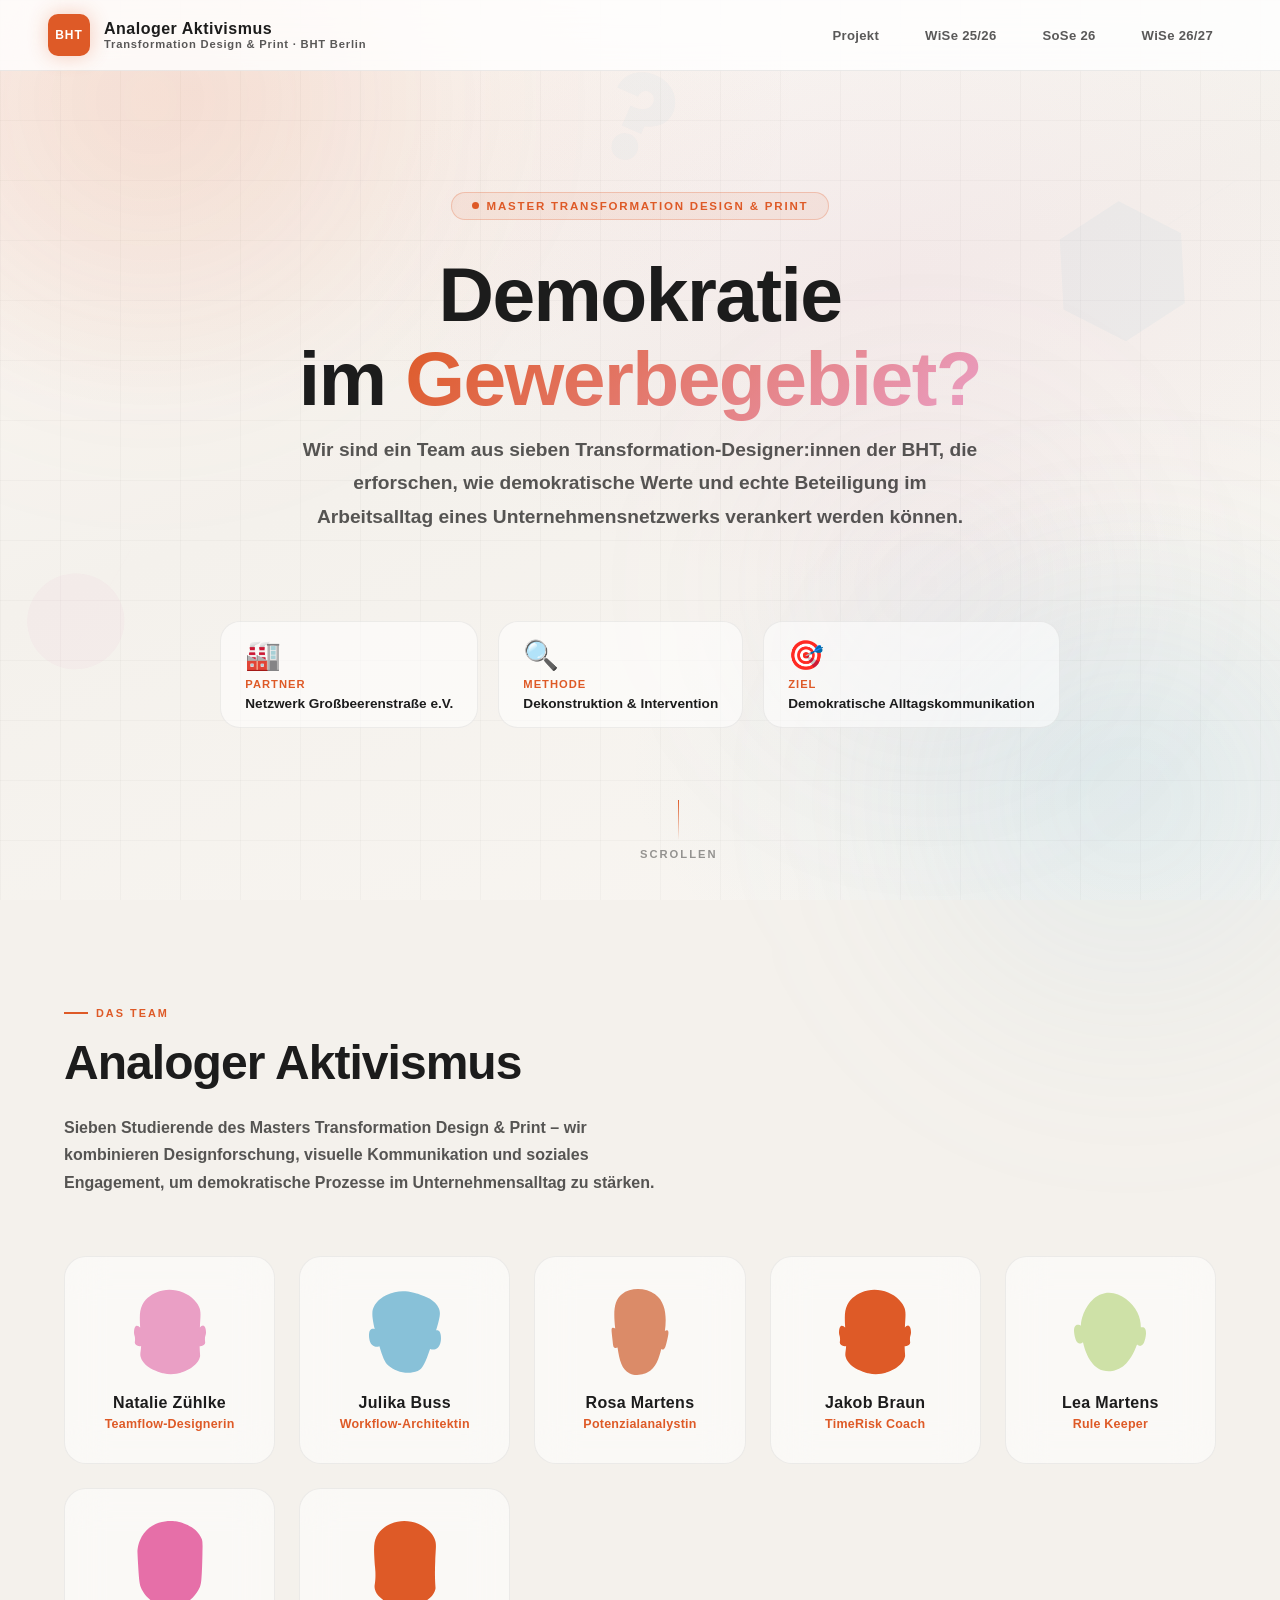
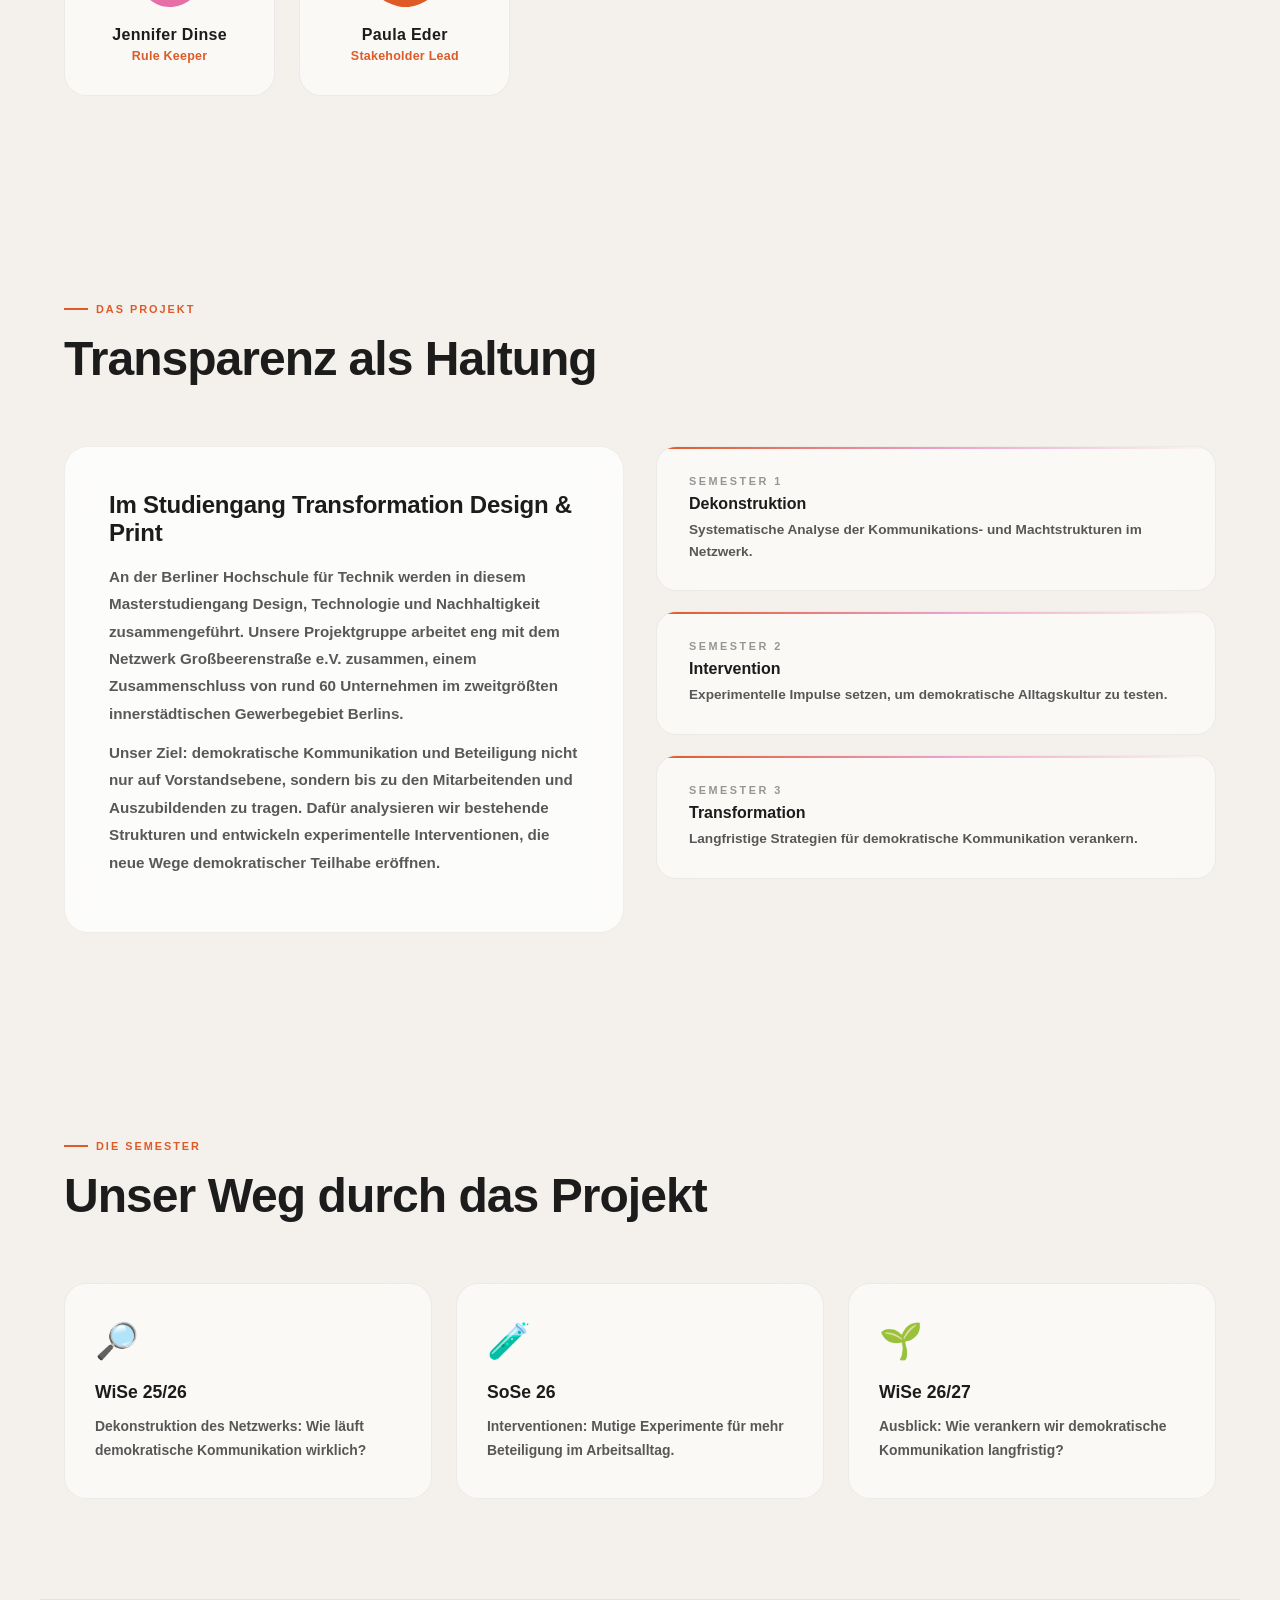
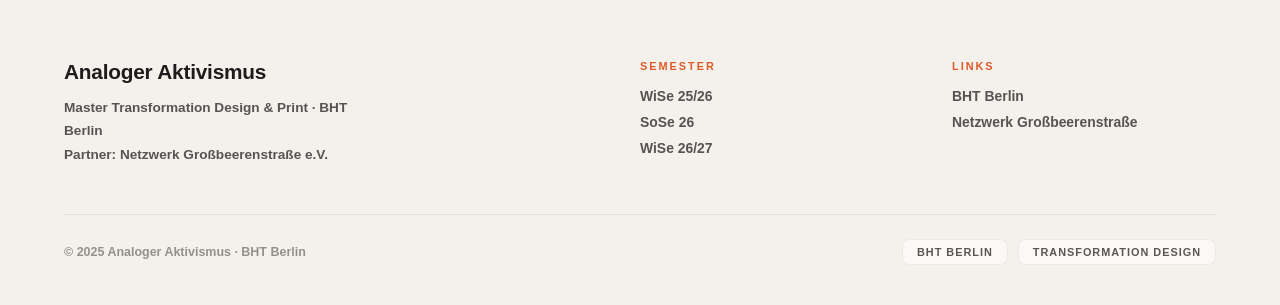
<file: index.html>
<!DOCTYPE html>
<html lang="de">
<head>
    <meta charset="UTF-8">
    <meta name="viewport" content="width=device-width, initial-scale=1.0">
    <title>Analoger Aktivismus – Transformation Design & Print | BHT Berlin</title>
    <link rel="icon" type="image/ico" href="https://www.bht-berlin.de/favicon.ico">
    <link rel="stylesheet" href="style.css">
</head>
<body>

    <!-- ═══ BHT SVG ILLUSTRATIONSSYSTEM ═══ -->
    <svg xmlns="http://www.w3.org/2000/svg" style="display:none" aria-hidden="true">

        <!-- Kategorie 1: Köpfe -->
        <symbol id="kopf-07" viewBox="0 0 129.54 151.81">
            <path fill="currentColor" d="M129.47,78.24c.4-5.03-.78-12.63-4.33-13.68-2.19-.65-4.78,1.36-6.57,3.16.96-22.28,2.53-28.28-1.68-37.46-2.86-6.22-6.64-10.11-8.97-12.47C92.68,2.35,64.32-5.9,40.1,4.93c-4.17,1.86-18.31,8.19-25.33,22.61-5.09,10.44-4.7,21.54-3.65,40.34-1.79-1.84-4.46-3.98-6.72-3.31-3.55,1.05-4.73,8.66-4.33,13.68.3,3.81,1.33,3.91,1.73,8.49.54,6.19-1.18,7.9.17,10.39,1.71,3.14,6.99,5.07,10.8,3.99-.55,11.25-2.44,13.75-.74,19.96,5.82,21.26,38.05,28.67,40.54,29.23,13.56,3.07,25.08.78,31.57-1.17,3.39-1.02,28.96-8.7,34.3-27.67,1.17-4.16.09-4.31-.36-20.1,3.62.38,7.96-1.45,9.48-4.24,1.36-2.49-.36-4.21.17-10.39.4-4.58,1.43-4.67,1.73-8.49"/>
        </symbol>
        <symbol id="kopf-08" viewBox="0 0 130.7 148.24">
            <path fill="currentColor" d="M129.97,78.27c-.94-4.18-2.48-5.6-3.52-6.26-1.39-.88-3.01-1.08-4.61-.93,7.87-25.32,8.2-32.68,4.9-40.25-6.74-15.5-24.07-21.41-35.83-25.41-7.86-2.68-34.58-11.78-59.99,2.08-5.51,3.01-16.66,9.09-22.5,21.66-2.47,5.32-4.42,12.75,1.97,39.39-2.15-.62-4.57-.8-6.56.42-3.15,1.94-3.52,6.37-3.75,9.06-.54,6.43.95,20.01,10.31,22.5,2.74.73,5.81.41,8.54-.71,5.53,18.89,9.59,29.47,16.15,35.16,13.03,11.31,34.49,17.45,53.32,10,8.66-3.43,14.53-16.4,22.49-40.04,3.11,1.19,6.64,1.39,9.65.42,10.23-3.3,11.21-19.04,9.41-27.08"/>
        </symbol>
        <symbol id="kopf-09" viewBox="0 0 112.17 169.53">
            <path fill="currentColor" d="M110.52,81.9c-1.46-.87-3.56-.16-5.36.81,3.59-26.34,2.48-56.66-19.38-72.44-18.22-13.15-48.06-14.17-65.49-.13C4.2,23.09,3.65,44.86,7.17,77.83c-1.95-1.09-4.23-1.88-5.83-.96-2.35,1.36-1.28,5.3.67,24.45.92,9.05,1.18,13.02,4.02,14.4,1.72.84,3.89.47,5.78-.39,3.48,24.58,8.32,43.77,24.05,51.21,15.63,7.39,32.91-1.14,34.36-1.88,17.86-9.14,23.44-28.83,27.75-46.53,1.23.75,2.72,1.3,4.18.94,2.16-.53,3.82-2.91,6.36-13.4,3.19-13.15,5.3-21.82,2.01-23.78"/>
        </symbol>
        <symbol id="kopf-10" viewBox="0 0 111.75 146.28">
            <path fill="currentColor" d="M4.64,40.33C6.79,34.84,18.03,6.11,44.49.82c26.01-5.21,50.73,15.43,60.95,35.83,13.46,26.87,1.99,53.78-3.35,66.31-4.47,10.48-15.22,35.71-39.18,41.86-3.06.79-11.56,2.86-21.43,0C15.43,137.29,6.92,103.34,3.97,91.57c-2.9-11.58-7.57-30.19.67-51.24"/>
        </symbol>
        <symbol id="kopf-11" viewBox="0 0 133.96 146.28">
            <path fill="currentColor" d="M130.13,64.89c-1.87-1.06-4.06-.86-5.81-.39.1-8.86-1.54-18.35-6.29-27.84C107.81,16.24,83.09-4.39,57.08.82,30.62,6.11,19.38,34.84,17.23,40.33c-2.87,7.34-4.17,14.38-4.53,20.93-.01,0-.02-.01-.03-.02-.71-.37-5.34-2.75-8.83-.78-5.88,3.32-3.37,16.11-2.86,18.71.76,3.87,2.81,14.28,8.83,15.33,2.47.43,4.93-.83,6.87-2.47,3.05,12.16,11.67,45.35,37.39,52.79,9.88,2.86,18.38.79,21.43,0,23.96-6.15,34.72-31.38,39.18-41.86.79-1.85,1.71-4.02,2.67-6.45,1.93,1.61,4.36,2.84,6.81,2.42,6.03-1.05,8.07-11.46,8.83-15.33.51-2.6,3.02-15.39-2.86-18.71"/>
        </symbol>
        <symbol id="kopf-12" viewBox="0 0 125.47 165.64">
            <path fill="currentColor" d="M0,58.15c.42-5.99,2.5-24.51,17.19-39.74C39.38-4.59,70.85.1,76.13.99c1.91.32,37.57,6.87,47.78,33.49,1.63,4.26,1.8,6.9,1.34,28.13-1.17,54.56-2.71,59.47-4.91,64.3-2.37,5.18-11.64,24.64-33.94,33.94-4.06,1.69-24.93,9.87-47.78,0-1.22-.53-22.88-10.27-32.15-33.04-3-7.38-3.83-20.5-5.36-46.44-.57-9.71-.91-17.74-1.12-23.22"/>
        </symbol>
        <symbol id="kopf-13" viewBox="0 0 109.2 151.81">
            <path fill="currentColor" d="M4.3,27.53C11.33,13.11,25.47,6.79,29.64,4.93c24.22-10.83,52.58-2.58,67.82,12.86,2.33,2.36,6.11,6.25,8.96,12.47,4.41,9.59,2.49,15.7,1.56,40.54-.37,9.73-.68,18.2-.39,29.62.43,16.75,1.58,16.8.39,21.05-5.34,18.98-30.91,26.65-34.3,27.67-6.49,1.95-18.01,4.24-31.57,1.17-2.49-.56-34.71-7.97-40.54-29.23-2.17-7.94,1.52-9.81.78-31.57-.32-9.37-1.02-9.59-1.56-19.1-1.15-20.36-1.8-31.98,3.51-42.87"/>
        </symbol>

        <!-- Kategorie 2: Sprechblasen -->
        <symbol id="sprechblase-26" viewBox="0 0 330.77 210.51">
            <path fill="none" stroke="currentColor" stroke-width="3.3" stroke-miterlimit="10"
                  d="M5.72,153.78c14.55,1.37,27.9.06,39.4-5.35,0,0,15.62,9.81,49.37,20.14,33.75,10.34,86.75,5.3,86.75,5.3,5.56,9.06,6.76,19.82,5.73,31.47,8.31-10.15,13.36-20.85,15.04-32.13,0,0,48.5-2.81,78.35-17.63,29.85-14.82,54.92-44.28,47.4-78.76-7.52-34.48-34.81-49.5-64.28-60.4-72.08-26.65-147.78-10.9-176.79-1.53S19.35,44.58,16.48,76.14c-2.86,31.56,17.18,54.21,17.18,54.21-3.79,8.24-13.66,16-27.94,23.43Z"/>
        </symbol>
        <symbol id="sprechblase-27" viewBox="0 0 316.79 157.39">
            <path fill="none" stroke="currentColor" stroke-width="3.3" stroke-miterlimit="10"
                  d="M283.03,125.32s21.73-17.76,29.33-37.54c7.49-19.52-.62-41.04-18.6-57.89-17.98-16.85-52.25-22.79-81.97-24.97C182.07,2.74,120.72-.07,88.14,3.02c-32.58,3.09-55.58,13.56-67.21,24.62C9.3,38.7-.33,56,2,76.32c3.35,29.21,23.71,43.25,40.52,51.93,16.81,8.68,36.04,15.75,101.05,15.1,62.88-.62,113.5-7.04,113.5-7.04,14.74,13.81,31.26,19.1,48.83,19.36-12.89-10.06-22.71-20.15-22.88-30.35Z"/>
        </symbol>
        <symbol id="sprechblase-28" viewBox="0 0 314.94 197.79">
            <path fill="none" stroke="currentColor" stroke-width="3.3" stroke-miterlimit="10"
                  d="M80.76,157.68s49.93,3.46,77.39,4.15c27.46.69,71.76-2.99,93.49-8.74,21.73-5.75,53.61-23.91,59.82-51.05,6.21-27.13-3.9-53.52-22.49-68.84-18.59-15.32-49.15-30-102.65-31.4-53.49-1.4-95.28,6.65-120.12,14.93-24.84,8.28-49.43,26.44-56.84,42.54s-14.09,47.6,3.11,68.75c17.19,21.15,38.91,28.27,38.91,28.27,5.07,16.36,13.62,28.22,24.36,37.25-2.69-14.38-2.16-27,5.01-35.87Z"/>
        </symbol>
        <symbol id="sprechblase-29" viewBox="0 0 192.27 177.46">
            <path fill="none" stroke="currentColor" stroke-width="3.3" stroke-miterlimit="10"
                  d="M122.72,173.49c6.9-4.74,12.13-11.99,14.19-24.05,0,0,20.69-3.39,33.05-11.51,13.73-9.01,17.97-28.22,19.91-49.84,2.08-23.23.19-40.92-10.69-57.15-12.01-17.93-42.24-25.58-62.66-27.97S51.59-.28,26.62,15.92C1.65,32.11,1.65,61.93,1.65,73.71s2.27,51.9,25.68,65.15c23.41,13.25,39.73,11.04,52.73,12.02,13.01.98,39.82-1.93,39.82-1.93,3.96,8.92,5,17.13,2.84,24.54Z"/>
        </symbol>
        <symbol id="sprechblase-30" viewBox="0 0 193.3 184.73">
            <path fill="none" stroke="currentColor" stroke-width="3.3" stroke-miterlimit="10"
                  d="M144.76,3.95c1.46,11.39-1.89,17.72-7.37,21.81,0,0-16.16-6.5-45.64-7.16-29.48-.66-66.12,14.54-79.84,42.52-13.72,27.98-13.31,55.96-1.02,81.08,12.28,25.12,41.39,35.26,59.2,38.56,17.81,3.31,69.09,7.62,99.46-22.7,23.99-23.95,24.57-57.72,19.65-84.38-4.91-26.66-32.96-43.62-32.96-43.62-1.54-9.71-3.99-19.9-11.47-26.11Z"/>
        </symbol>

        <!-- Kategorie 3: BHT Formen -->
        <symbol id="form-rechteck" viewBox="0 0 196.44 250">
            <rect fill="currentColor" x="41.1" y="0" width="155.34" height="155.85"/>
            <line stroke="currentColor" stroke-width="0.79" fill="none" opacity="0.4"
                  x1=".28" y1="249.72" x2="173.72" y2="76.28"/>
        </symbol>
        <symbol id="form-hexagon" viewBox="0 0 290.66 327.09">
            <polygon fill="currentColor"
                     points="0 171.24 32.94 294.15 155.85 327.09 245.83 237.11 212.9 114.19 89.98 81.26 0 171.24"/>
            <line stroke="currentColor" stroke-width="1.13" fill="none" opacity="0.4"
                  x1="109.22" y1="181.43" x2="290.26" y2=".4"/>
        </symbol>
        <symbol id="form-kreis" viewBox="0 0 292.24 250">
            <path fill="currentColor"
                  d="M118.31,250c65.34,0,118.31-52.17,118.31-116.54S183.64,16.93,118.31,16.93,0,69.1,0,133.46s52.97,116.54,118.31,116.54"/>
            <line stroke="currentColor" stroke-width="1.16" fill="none" opacity="0.4"
                  x1="95.2" y1="197.04" x2="291.83" y2=".41"/>
        </symbol>
        <symbol id="form-dreieck" viewBox="0 0 221.87 197.79">
            <polygon fill="currentColor"
                     points="50.58 0 50.58 197.79 221.87 98.89 221.87 98.89 50.58 0"/>
            <line stroke="currentColor" stroke-width="0.91" fill="none" opacity="0.4"
                  x1=".32" y1="190.44" x2="118.88" y2="71.88"/>
        </symbol>

        <!-- Kategorie 4: Gestaltungselemente -->
        <symbol id="element-fragezeichen" viewBox="0 0 119.03 176.74">
            <path fill="currentColor" d="M17.12,109.23l14.13-42.03c1.63.87,3.12,1.65,4.49,2.35,1.36.7,2.69,1.26,3.99,1.7,3.88,1.31,7.73,2,11.54,2.08s7.29-.39,10.43-1.41c3.14-1.02,5.88-2.62,8.21-4.8,2.33-2.18,4.03-4.84,5.09-8.01,1.45-4.31,1.27-8.53-.54-12.66-1.81-4.13-5.16-7.01-10.05-8.66-4.46-1.5-8.52-1.18-12.19.94-3.67,2.12-6.33,5.63-7.97,10.51L1.35,34.82c2.47-7.33,6.19-13.55,11.2-18.67,5-5.12,10.88-9.06,17.65-11.82C36.96,1.57,44.32.13,52.28,0c7.96-.12,16.1,1.22,24.44,4.02,8.48,2.85,15.73,6.85,21.76,11.99,6.03,5.15,10.76,10.93,14.19,17.37,3.43,6.43,5.48,13.2,6.13,20.3.65,7.1-.13,13.95-2.35,20.56-7.25,21.56-25.4,32.49-54.45,32.79l-5.22,15.52-39.66-13.34ZM1.43,141.62c1.16-3.45,2.91-6.5,5.24-9.15,2.33-2.65,5.03-4.75,8.11-6.27,3.07-1.52,6.37-2.42,9.9-2.67,3.52-.25,7.01.2,10.46,1.36,3.45,1.16,6.5,2.9,9.15,5.24,2.65,2.33,4.74,5.04,6.27,8.11,1.52,3.07,2.42,6.37,2.67,9.9.25,3.53-.2,7.01-1.36,10.46-1.16,3.45-2.91,6.5-5.24,9.16-2.33,2.66-5.04,4.75-8.11,6.27-3.07,1.53-6.37,2.42-9.9,2.67-3.53.25-7.01-.2-10.46-1.36-3.45-1.16-6.5-2.91-9.15-5.24-2.66-2.33-4.75-5.03-6.27-8.11-1.53-3.07-2.42-6.37-2.67-9.9-.25-3.52.2-7.01,1.36-10.46"/>
        </symbol>
        <symbol id="element-ausrufezeichen" viewBox="0 0 61.82 204.75">
            <path fill="currentColor" d="M0,173.84c0-4.23.79-8.23,2.38-12.02,1.59-3.79,3.79-7.09,6.6-9.91,2.82-2.82,6.12-5.02,9.91-6.6,3.79-1.59,7.79-2.38,12.02-2.38s8.23.79,12.02,2.38c3.78,1.59,7.09,3.79,9.91,6.6,2.82,2.82,5.02,6.12,6.61,9.91,1.58,3.79,2.38,7.79,2.38,12.02s-.79,8.24-2.38,12.02c-1.59,3.79-3.79,7.1-6.61,9.91-2.82,2.82-6.12,5.02-9.91,6.6-3.79,1.58-7.79,2.38-12.02,2.38s-8.24-.8-12.02-2.38c-3.79-1.58-7.09-3.78-9.91-6.6-2.82-2.81-5.02-6.12-6.6-9.91-1.58-3.78-2.38-7.79-2.38-12.02M6.08,0h49.67v131.57H6.08V0Z"/>
        </symbol>

    </svg>

    <div class="scene"></div>
    <div class="orb orb-1"></div>
    <div class="orb orb-2"></div>
    <div class="orb orb-3"></div>

    <!-- Navigation -->
    <nav>
    <a class="nav-logo" href="index.html">
        <div class="nav-logo-mark">BHT</div>
        <div>
            <div class="nav-title">Analoger Aktivismus</div>
            <div class="nav-sub">Transformation Design &amp; Print · BHT Berlin</div>
        </div>
    </a>
    <button class="nav-toggle" id="navToggle" aria-label="Menü öffnen">
        <span></span><span></span><span></span>
    </button>
    <div class="nav-links" id="navLinks">
        <a href="index.html">Projekt</a>
        <a href="wise2526.html">WiSe 25/26</a>
        <a href="sose26.html">SoSe 26</a>
        <a href="wise2627.html">WiSe 26/27</a>
    </div>
</nav>

    <!-- Hero -->
    <div class="hero">

        <!-- Dekorative BHT-SVGs im Hintergrund -->
        <div class="hero-deco" aria-hidden="true">
            <svg class="bht-form bht-teal deco-1" width="180" height="180">
                <use href="#form-hexagon"/>
            </svg>
            <svg class="bht-form bht-magenta deco-2" width="120" height="120">
                <use href="#form-kreis"/>
            </svg>
            <svg class="bht-element bht-blue-pale deco-3" width="60" height="90">
                <use href="#element-fragezeichen"/>
            </svg>
        </div>

        <div class="hero-badge">
            <span class="hero-badge-dot"></span>
            Master Transformation Design &amp; Print
        </div>
        <h1>Demokratie<br>im <span>Gewerbegebiet?</span></h1>
        <p class="hero-sub">
            Wir sind ein Team aus sieben Transformation-Designer:innen der BHT,
            die erforschen, wie demokratische Werte und echte Beteiligung im
            Arbeitsalltag eines Unternehmensnetzwerks verankert werden können.
        </p>
        <div class="hero-cards">
            <div class="hero-card">
                <div class="hero-card-icon">🏭</div>
                <div class="hero-card-label">Partner</div>
                <div class="hero-card-text">Netzwerk Großbeerenstraße e.V.</div>
            </div>
            <div class="hero-card">
                <div class="hero-card-icon">🔍</div>
                <div class="hero-card-label">Methode</div>
                <div class="hero-card-text">Dekonstruktion &amp; Intervention</div>
            </div>
            <div class="hero-card">
                <div class="hero-card-icon">🎯</div>
                <div class="hero-card-label">Ziel</div>
                <div class="hero-card-text">Demokratische Alltagskommunikation</div>
            </div>
        </div>
        <div class="hero-scroll">
            <div class="scroll-line"></div>
            Scrollen
        </div>
    </div>

    <!-- Team -->
    <section id="team">
        <div class="section-tag">Das Team</div>
        <h2 class="section-title reveal">Analoger Aktivismus</h2>
        <p class="reveal" style="color:var(--text-sub);max-width:600px;line-height:1.7;margin-bottom:3rem;">
            Sieben Studierende des Masters Transformation Design &amp; Print – wir
            kombinieren Designforschung, visuelle Kommunikation und soziales Engagement,
            um demokratische Prozesse im Unternehmensalltag zu stärken.
        </p>
        <div class="team-grid">
            <div class="team-card reveal">
                <!-- Natalie -->
                <svg class="team-kopf bht-magenta" width="72" height="86" aria-hidden="true">
                    <use href="#kopf-07"/>
                </svg>
                <h3>Natalie Zühlke</h3>
                <p class="role">Teamflow-Designerin</p>
            </div>
            <div class="team-card reveal">
                <!-- Julika -->
                <svg class="team-kopf bht-teal" width="72" height="86" aria-hidden="true">
                    <use href="#kopf-08"/>
                </svg>
                <h3>Julika Buss</h3>
                <p class="role">Workflow-Architektin</p>
            </div>
            <div class="team-card reveal">
                <!-- Rosa -->
                <svg class="team-kopf bht-blue-l" width="72" height="86" aria-hidden="true">
                    <use href="#kopf-09"/>
                </svg>
                <h3>Rosa Martens</h3>
                <p class="role">Potenzialanalystin</p>
            </div>
            <div class="team-card reveal">
                <!-- Jakob -->
                <svg class="team-kopf bht-red" width="72" height="86" aria-hidden="true">
                    <use href="#kopf-07"/>
                </svg>
                <h3>Jakob Braun</h3>
                <p class="role">TimeRisk Coach</p>
            </div>
            <div class="team-card reveal">
                <!-- Lea -->
                <svg class="team-kopf bht-green" width="72" height="86" aria-hidden="true">
                    <use href="#kopf-11"/>
                </svg>
                <h3>Lea Martens</h3>
                <p class="role">Rule Keeper</p>
            </div>
            <div class="team-card reveal">
                <!-- Jennifer -->
                <svg class="team-kopf bht-pink" width="72" height="86" aria-hidden="true">
                    <use href="#kopf-12"/>
                </svg>
                <h3>Jennifer Dinse</h3>
                <p class="role">Rule Keeper</p>
            </div>
            <div class="team-card reveal">
                <!-- Paula -->
                <svg class="team-kopf bht-blue" width="72" height="86" aria-hidden="true">
                    <use href="#kopf-13"/>
                </svg>
                <h3>Paula Eder</h3>
                <p class="role">Stakeholder Lead</p>
            </div>
        </div>
    </section>

    <!-- Projektinfo -->
    <section>
        <div class="section-tag">Das Projekt</div>
        <h2 class="section-title reveal">Transparenz als Haltung</h2>
        <div class="about-grid">
            <div class="about-main reveal">
                <h3>Im Studiengang Transformation Design &amp; Print</h3>
                <p>
                    An der Berliner Hochschule für Technik werden in diesem Masterstudiengang
                    Design, Technologie und Nachhaltigkeit zusammengeführt. Unsere Projektgruppe
                    arbeitet eng mit dem <strong>Netzwerk Großbeerenstraße e.V.</strong> zusammen,
                    einem Zusammenschluss von rund 60 Unternehmen im zweitgrößten innerstädtischen
                    Gewerbegebiet Berlins.
                </p>
                <p>
                    Unser Ziel: demokratische Kommunikation und Beteiligung nicht nur auf
                    Vorstandsebene, sondern bis zu den Mitarbeitenden und Auszubildenden zu tragen.
                    Dafür analysieren wir bestehende Strukturen und entwickeln experimentelle
                    Interventionen, die neue Wege demokratischer Teilhabe eröffnen.
                </p>
            </div>
            <div class="about-stack">
                <div class="about-card reveal">
                    <div class="about-card-num">Semester 1</div>
                    <h4>Dekonstruktion</h4>
                    <p>Systematische Analyse der Kommunikations- und Machtstrukturen im Netzwerk.</p>
                </div>
                <div class="about-card reveal">
                    <div class="about-card-num">Semester 2</div>
                    <h4>Intervention</h4>
                    <p>Experimentelle Impulse setzen, um demokratische Alltagskultur zu testen.</p>
                </div>
                <div class="about-card reveal">
                    <div class="about-card-num">Semester 3</div>
                    <h4>Transformation</h4>
                    <p>Langfristige Strategien für demokratische Kommunikation verankern.</p>
                </div>
            </div>
        </div>
    </section>

    <!-- Semester-Navigation -->
    <section>
        <div class="section-tag">Die Semester</div>
        <h2 class="section-title reveal">Unser Weg durch das Projekt</h2>
        <div class="pillars-grid">
            <a href="wise2526.html" class="pillar reveal" style="text-decoration:none; color:inherit;">
                <div class="pillar-glow"></div>
                <div class="pillar-icon">🔎</div>
                <h3>WiSe 25/26</h3>
                <p>Dekonstruktion des Netzwerks: Wie läuft demokratische Kommunikation wirklich?</p>
            </a>
            <a href="sose26.html" class="pillar reveal" style="text-decoration:none; color:inherit;">
                <div class="pillar-glow"></div>
                <div class="pillar-icon">🧪</div>
                <h3>SoSe 26</h3>
                <p>Interventionen: Mutige Experimente für mehr Beteiligung im Arbeitsalltag.</p>
            </a>
            <a href="wise2627.html" class="pillar reveal" style="text-decoration:none; color:inherit;">
                <div class="pillar-glow"></div>
                <div class="pillar-icon">🌱</div>
                <h3>WiSe 26/27</h3>
                <p>Ausblick: Wie verankern wir demokratische Kommunikation langfristig?</p>
            </a>
        </div>
    </section>

    <!-- Footer -->
    <footer>
        <div class="footer-grid">
            <div class="footer-brand">
                <h3>Analoger Aktivismus</h3>
                <p>Master Transformation Design &amp; Print · BHT Berlin<br>
                Partner: Netzwerk Großbeerenstraße e.V.</p>
            </div>
            <div class="footer-links">
                <h5>Semester</h5>
                <a href="wise2526.html">WiSe 25/26</a>
                <a href="sose26.html">SoSe 26</a>
                <a href="wise2627.html">WiSe 26/27</a>
            </div>
            <div class="footer-links">
                <h5>Links</h5>
                <a href="https://www.bht-berlin.de" target="_blank">BHT Berlin</a>
                <a href="https://www.netzwerk-grossbeerenstrasse.de" target="_blank">Netzwerk Großbeerenstraße</a>
            </div>
        </div>
        <div class="footer-bottom">
            <span>© 2025 Analoger Aktivismus · BHT Berlin</span>
            <div class="footer-bht">
                <div class="footer-bht-badge">BHT BERLIN</div>
                <div class="footer-bht-badge">TRANSFORMATION DESIGN</div>
            </div>
        </div>
    </footer>

    <script src="script.js"></script>
</body>
</html>
</file>
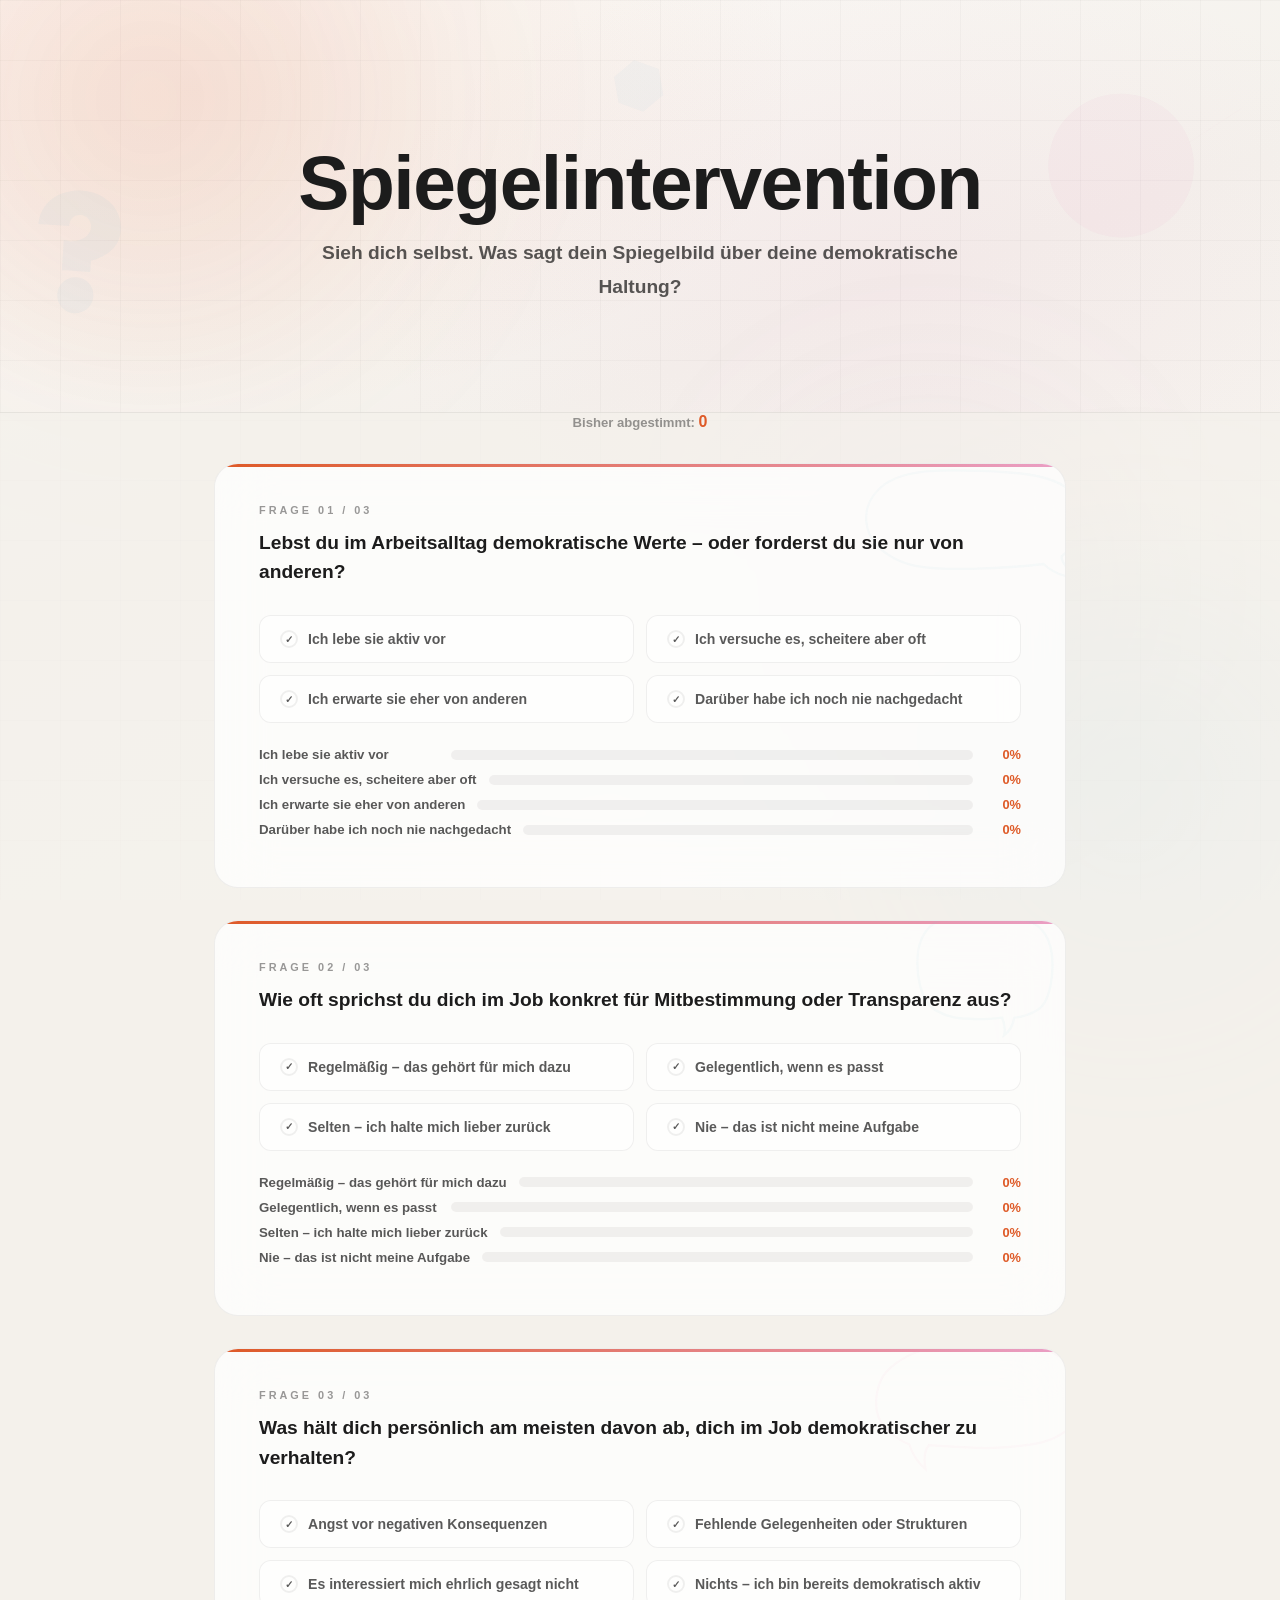
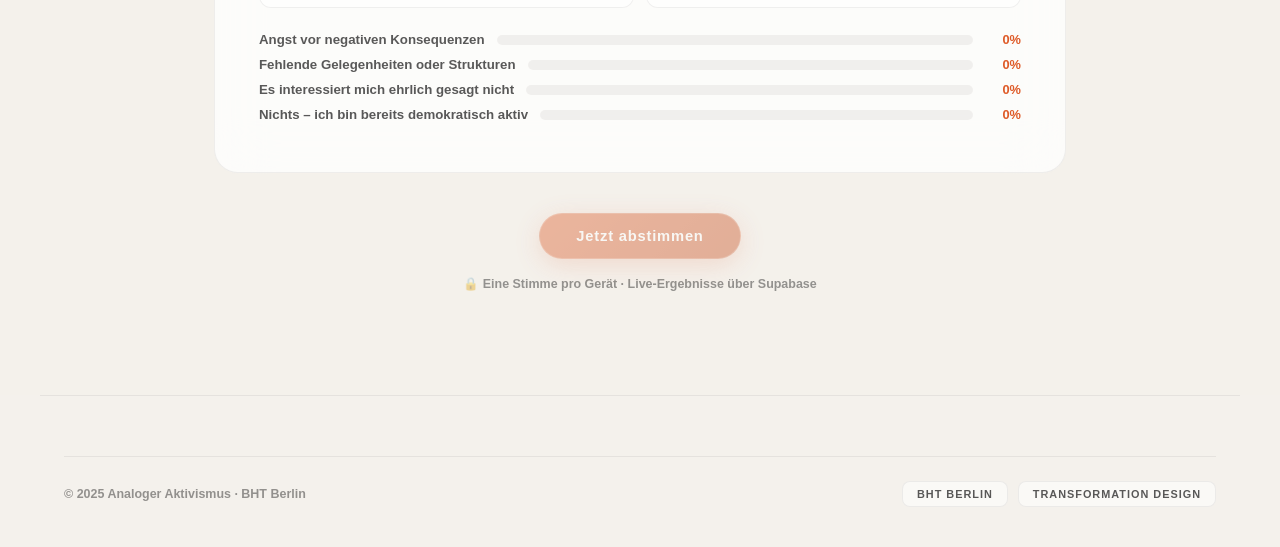
<file: abstimmung.html>
<!DOCTYPE html>
<html lang="de">
<head>
    <meta charset="UTF-8">
    <meta name="viewport" content="width=device-width, initial-scale=1.0">
    <title>Spiegelintervention – Deine Stimme | Analoger Aktivismus</title>
    <link rel="icon" type="image/ico" href="https://www.bht-berlin.de/favicon.ico">
    <link rel="stylesheet" href="style.css">
</head>
<body>

    <!-- ═══ BHT SVG ILLUSTRATIONSSYSTEM ═══ -->
    <svg xmlns="http://www.w3.org/2000/svg" style="display:none" aria-hidden="true">

        <!-- Kategorie 1: Köpfe -->
        <symbol id="kopf-07" viewBox="0 0 129.54 151.81">
            <path fill="currentColor" d="M129.47,78.24c.4-5.03-.78-12.63-4.33-13.68-2.19-.65-4.78,1.36-6.57,3.16.96-22.28,2.53-28.28-1.68-37.46-2.86-6.22-6.64-10.11-8.97-12.47C92.68,2.35,64.32-5.9,40.1,4.93c-4.17,1.86-18.31,8.19-25.33,22.61-5.09,10.44-4.7,21.54-3.65,40.34-1.79-1.84-4.46-3.98-6.72-3.31-3.55,1.05-4.73,8.66-4.33,13.68.3,3.81,1.33,3.91,1.73,8.49.54,6.19-1.18,7.9.17,10.39,1.71,3.14,6.99,5.07,10.8,3.99-.55,11.25-2.44,13.75-.74,19.96,5.82,21.26,38.05,28.67,40.54,29.23,13.56,3.07,25.08.78,31.57-1.17,3.39-1.02,28.96-8.7,34.3-27.67,1.17-4.16.09-4.31-.36-20.1,3.62.38,7.96-1.45,9.48-4.24,1.36-2.49-.36-4.21.17-10.39.4-4.58,1.43-4.67,1.73-8.49"/>
        </symbol>
        <symbol id="kopf-08" viewBox="0 0 130.7 148.24">
            <path fill="currentColor" d="M129.97,78.27c-.94-4.18-2.48-5.6-3.52-6.26-1.39-.88-3.01-1.08-4.61-.93,7.87-25.32,8.2-32.68,4.9-40.25-6.74-15.5-24.07-21.41-35.83-25.41-7.86-2.68-34.58-11.78-59.99,2.08-5.51,3.01-16.66,9.09-22.5,21.66-2.47,5.32-4.42,12.75,1.97,39.39-2.15-.62-4.57-.8-6.56.42-3.15,1.94-3.52,6.37-3.75,9.06-.54,6.43.95,20.01,10.31,22.5,2.74.73,5.81.41,8.54-.71,5.53,18.89,9.59,29.47,16.15,35.16,13.03,11.31,34.49,17.45,53.32,10,8.66-3.43,14.53-16.4,22.49-40.04,3.11,1.19,6.64,1.39,9.65.42,10.23-3.3,11.21-19.04,9.41-27.08"/>
        </symbol>
        <symbol id="kopf-09" viewBox="0 0 112.17 169.53">
            <path fill="currentColor" d="M110.52,81.9c-1.46-.87-3.56-.16-5.36.81,3.59-26.34,2.48-56.66-19.38-72.44-18.22-13.15-48.06-14.17-65.49-.13C4.2,23.09,3.65,44.86,7.17,77.83c-1.95-1.09-4.23-1.88-5.83-.96-2.35,1.36-1.28,5.3.67,24.45.92,9.05,1.18,13.02,4.02,14.4,1.72.84,3.89.47,5.78-.39,3.48,24.58,8.32,43.77,24.05,51.21,15.63,7.39,32.91-1.14,34.36-1.88,17.86-9.14,23.44-28.83,27.75-46.53,1.23.75,2.72,1.3,4.18.94,2.16-.53,3.82-2.91,6.36-13.4,3.19-13.15,5.3-21.82,2.01-23.78"/>
        </symbol>
        <symbol id="kopf-10" viewBox="0 0 111.75 146.28">
            <path fill="currentColor" d="M4.64,40.33C6.79,34.84,18.03,6.11,44.49.82c26.01-5.21,50.73,15.43,60.95,35.83,13.46,26.87,1.99,53.78-3.35,66.31-4.47,10.48-15.22,35.71-39.18,41.86-3.06.79-11.56,2.86-21.43,0C15.43,137.29,6.92,103.34,3.97,91.57c-2.9-11.58-7.57-30.19.67-51.24"/>
        </symbol>
        <symbol id="kopf-11" viewBox="0 0 133.96 146.28">
            <path fill="currentColor" d="M130.13,64.89c-1.87-1.06-4.06-.86-5.81-.39.1-8.86-1.54-18.35-6.29-27.84C107.81,16.24,83.09-4.39,57.08.82,30.62,6.11,19.38,34.84,17.23,40.33c-2.87,7.34-4.17,14.38-4.53,20.93-.01,0-.02-.01-.03-.02-.71-.37-5.34-2.75-8.83-.78-5.88,3.32-3.37,16.11-2.86,18.71.76,3.87,2.81,14.28,8.83,15.33,2.47.43,4.93-.83,6.87-2.47,3.05,12.16,11.67,45.35,37.39,52.79,9.88,2.86,18.38.79,21.43,0,23.96-6.15,34.72-31.38,39.18-41.86.79-1.85,1.71-4.02,2.67-6.45,1.93,1.61,4.36,2.84,6.81,2.42,6.03-1.05,8.07-11.46,8.83-15.33.51-2.6,3.02-15.39-2.86-18.71"/>
        </symbol>
        <symbol id="kopf-12" viewBox="0 0 125.47 165.64">
            <path fill="currentColor" d="M0,58.15c.42-5.99,2.5-24.51,17.19-39.74C39.38-4.59,70.85.1,76.13.99c1.91.32,37.57,6.87,47.78,33.49,1.63,4.26,1.8,6.9,1.34,28.13-1.17,54.56-2.71,59.47-4.91,64.3-2.37,5.18-11.64,24.64-33.94,33.94-4.06,1.69-24.93,9.87-47.78,0-1.22-.53-22.88-10.27-32.15-33.04-3-7.38-3.83-20.5-5.36-46.44-.57-9.71-.91-17.74-1.12-23.22"/>
        </symbol>
        <symbol id="kopf-13" viewBox="0 0 109.2 151.81">
            <path fill="currentColor" d="M4.3,27.53C11.33,13.11,25.47,6.79,29.64,4.93c24.22-10.83,52.58-2.58,67.82,12.86,2.33,2.36,6.11,6.25,8.96,12.47,4.41,9.59,2.49,15.7,1.56,40.54-.37,9.73-.68,18.2-.39,29.62.43,16.75,1.58,16.8.39,21.05-5.34,18.98-30.91,26.65-34.3,27.67-6.49,1.95-18.01,4.24-31.57,1.17-2.49-.56-34.71-7.97-40.54-29.23-2.17-7.94,1.52-9.81.78-31.57-.32-9.37-1.02-9.59-1.56-19.1-1.15-20.36-1.8-31.98,3.51-42.87"/>
        </symbol>

        <!-- Kategorie 2: Sprechblasen -->
        <symbol id="sprechblase-26" viewBox="0 0 330.77 210.51">
            <path fill="none" stroke="currentColor" stroke-width="3.3" stroke-miterlimit="10"
                  d="M5.72,153.78c14.55,1.37,27.9.06,39.4-5.35,0,0,15.62,9.81,49.37,20.14,33.75,10.34,86.75,5.3,86.75,5.3,5.56,9.06,6.76,19.82,5.73,31.47,8.31-10.15,13.36-20.85,15.04-32.13,0,0,48.5-2.81,78.35-17.63,29.85-14.82,54.92-44.28,47.4-78.76-7.52-34.48-34.81-49.5-64.28-60.4-72.08-26.65-147.78-10.9-176.79-1.53S19.35,44.58,16.48,76.14c-2.86,31.56,17.18,54.21,17.18,54.21-3.79,8.24-13.66,16-27.94,23.43Z"/>
        </symbol>
        <symbol id="sprechblase-27" viewBox="0 0 316.79 157.39">
            <path fill="none" stroke="currentColor" stroke-width="3.3" stroke-miterlimit="10"
                  d="M283.03,125.32s21.73-17.76,29.33-37.54c7.49-19.52-.62-41.04-18.6-57.89-17.98-16.85-52.25-22.79-81.97-24.97C182.07,2.74,120.72-.07,88.14,3.02c-32.58,3.09-55.58,13.56-67.21,24.62C9.3,38.7-.33,56,2,76.32c3.35,29.21,23.71,43.25,40.52,51.93,16.81,8.68,36.04,15.75,101.05,15.1,62.88-.62,113.5-7.04,113.5-7.04,14.74,13.81,31.26,19.1,48.83,19.36-12.89-10.06-22.71-20.15-22.88-30.35Z"/>
        </symbol>
        <symbol id="sprechblase-28" viewBox="0 0 314.94 197.79">
            <path fill="none" stroke="currentColor" stroke-width="3.3" stroke-miterlimit="10"
                  d="M80.76,157.68s49.93,3.46,77.39,4.15c27.46.69,71.76-2.99,93.49-8.74,21.73-5.75,53.61-23.91,59.82-51.05,6.21-27.13-3.9-53.52-22.49-68.84-18.59-15.32-49.15-30-102.65-31.4-53.49-1.4-95.28,6.65-120.12,14.93-24.84,8.28-49.43,26.44-56.84,42.54s-14.09,47.6,3.11,68.75c17.19,21.15,38.91,28.27,38.91,28.27,5.07,16.36,13.62,28.22,24.36,37.25-2.69-14.38-2.16-27,5.01-35.87Z"/>
        </symbol>
        <symbol id="sprechblase-29" viewBox="0 0 192.27 177.46">
            <path fill="none" stroke="currentColor" stroke-width="3.3" stroke-miterlimit="10"
                  d="M122.72,173.49c6.9-4.74,12.13-11.99,14.19-24.05,0,0,20.69-3.39,33.05-11.51,13.73-9.01,17.97-28.22,19.91-49.84,2.08-23.23.19-40.92-10.69-57.15-12.01-17.93-42.24-25.58-62.66-27.97S51.59-.28,26.62,15.92C1.65,32.11,1.65,61.93,1.65,73.71s2.27,51.9,25.68,65.15c23.41,13.25,39.73,11.04,52.73,12.02,13.01.98,39.82-1.93,39.82-1.93,3.96,8.92,5,17.13,2.84,24.54Z"/>
        </symbol>
        <symbol id="sprechblase-30" viewBox="0 0 193.3 184.73">
            <path fill="none" stroke="currentColor" stroke-width="3.3" stroke-miterlimit="10"
                  d="M144.76,3.95c1.46,11.39-1.89,17.72-7.37,21.81,0,0-16.16-6.5-45.64-7.16-29.48-.66-66.12,14.54-79.84,42.52-13.72,27.98-13.31,55.96-1.02,81.08,12.28,25.12,41.39,35.26,59.2,38.56,17.81,3.31,69.09,7.62,99.46-22.7,23.99-23.95,24.57-57.72,19.65-84.38-4.91-26.66-32.96-43.62-32.96-43.62-1.54-9.71-3.99-19.9-11.47-26.11Z"/>
        </symbol>

        <!-- Kategorie 3: BHT Formen -->
        <symbol id="form-rechteck" viewBox="0 0 196.44 250">
            <rect fill="currentColor" x="41.1" y="0" width="155.34" height="155.85"/>
            <line stroke="currentColor" stroke-width="0.79" fill="none" opacity="0.4"
                  x1=".28" y1="249.72" x2="173.72" y2="76.28"/>
        </symbol>
        <symbol id="form-hexagon" viewBox="0 0 290.66 327.09">
            <polygon fill="currentColor"
                     points="0 171.24 32.94 294.15 155.85 327.09 245.83 237.11 212.9 114.19 89.98 81.26 0 171.24"/>
            <line stroke="currentColor" stroke-width="1.13" fill="none" opacity="0.4"
                  x1="109.22" y1="181.43" x2="290.26" y2=".4"/>
        </symbol>
        <symbol id="form-kreis" viewBox="0 0 292.24 250">
            <path fill="currentColor"
                  d="M118.31,250c65.34,0,118.31-52.17,118.31-116.54S183.64,16.93,118.31,16.93,0,69.1,0,133.46s52.97,116.54,118.31,116.54"/>
            <line stroke="currentColor" stroke-width="1.16" fill="none" opacity="0.4"
                  x1="95.2" y1="197.04" x2="291.83" y2=".41"/>
        </symbol>
        <symbol id="form-dreieck" viewBox="0 0 221.87 197.79">
            <polygon fill="currentColor"
                     points="50.58 0 50.58 197.79 221.87 98.89 221.87 98.89 50.58 0"/>
            <line stroke="currentColor" stroke-width="0.91" fill="none" opacity="0.4"
                  x1=".32" y1="190.44" x2="118.88" y2="71.88"/>
        </symbol>

        <!-- Kategorie 4: Gestaltungselemente -->
        <symbol id="element-fragezeichen" viewBox="0 0 119.03 176.74">
            <path fill="currentColor" d="M17.12,109.23l14.13-42.03c1.63.87,3.12,1.65,4.49,2.35,1.36.7,2.69,1.26,3.99,1.7,3.88,1.31,7.73,2,11.54,2.08s7.29-.39,10.43-1.41c3.14-1.02,5.88-2.62,8.21-4.8,2.33-2.18,4.03-4.84,5.09-8.01,1.45-4.31,1.27-8.53-.54-12.66-1.81-4.13-5.16-7.01-10.05-8.66-4.46-1.5-8.52-1.18-12.19.94-3.67,2.12-6.33,5.63-7.97,10.51L1.35,34.82c2.47-7.33,6.19-13.55,11.2-18.67,5-5.12,10.88-9.06,17.65-11.82C36.96,1.57,44.32.13,52.28,0c7.96-.12,16.1,1.22,24.44,4.02,8.48,2.85,15.73,6.85,21.76,11.99,6.03,5.15,10.76,10.93,14.19,17.37,3.43,6.43,5.48,13.2,6.13,20.3.65,7.1-.13,13.95-2.35,20.56-7.25,21.56-25.4,32.49-54.45,32.79l-5.22,15.52-39.66-13.34ZM1.43,141.62c1.16-3.45,2.91-6.5,5.24-9.15,2.33-2.65,5.03-4.75,8.11-6.27,3.07-1.52,6.37-2.42,9.9-2.67,3.52-.25,7.01.2,10.46,1.36,3.45,1.16,6.5,2.9,9.15,5.24,2.65,2.33,4.74,5.04,6.27,8.11,1.52,3.07,2.42,6.37,2.67,9.9.25,3.53-.2,7.01-1.36,10.46-1.16,3.45-2.91,6.5-5.24,9.16-2.33,2.66-5.04,4.75-8.11,6.27-3.07,1.53-6.37,2.42-9.9,2.67-3.53.25-7.01-.2-10.46-1.36-3.45-1.16-6.5-2.91-9.15-5.24-2.66-2.33-4.75-5.03-6.27-8.11-1.53-3.07-2.42-6.37-2.67-9.9-.25-3.52.2-7.01,1.36-10.46"/>
        </symbol>
        <symbol id="element-ausrufezeichen" viewBox="0 0 61.82 204.75">
            <path fill="currentColor" d="M0,173.84c0-4.23.79-8.23,2.38-12.02,1.59-3.79,3.79-7.09,6.6-9.91,2.82-2.82,6.12-5.02,9.91-6.6,3.79-1.59,7.79-2.38,12.02-2.38s8.23.79,12.02,2.38c3.78,1.59,7.09,3.79,9.91,6.6,2.82,2.82,5.02,6.12,6.61,9.91,1.58,3.79,2.38,7.79,2.38,12.02s-.79,8.24-2.38,12.02c-1.59,3.79-3.79,7.1-6.61,9.91-2.82,2.82-6.12,5.02-9.91,6.6-3.79,1.58-7.79,2.38-12.02,2.38s-8.24-.8-12.02-2.38c-3.79-1.58-7.09-3.78-9.91-6.6-2.82-2.81-5.02-6.12-6.6-9.91-1.58-3.78-2.38-7.79-2.38-12.02M6.08,0h49.67v131.57H6.08V0Z"/>
        </symbol>

    </svg>

    <div class="scene"></div>
    <div class="orb orb-1"></div>
    <div class="orb orb-2"></div>
    <div class="orb orb-3"></div>

    <!-- Hero -->
    <div class="hero" style="min-height:auto; padding:140px 24px 60px;">

        <!-- Dekorative SVGs -->
        <div class="hero-deco" aria-hidden="true">
            <svg class="bht-form bht-magenta deco-1" width="150" height="150">
                <use href="#form-kreis"/>
            </svg>
            <svg class="bht-element bht-blue-pale deco-2" width="80" height="120">
                <use href="#element-fragezeichen"/>
            </svg>
            <svg class="bht-form bht-teal deco-3" width="120" height="120">
                <use href="#form-hexagon"/>
            </svg>
        </div>

        <h1>Spiegelintervention</h1>
        <p class="hero-sub">Sieh dich selbst. Was sagt dein Spiegelbild über deine demokratische Haltung?</p>
    </div>

    <!-- Abstimmungsbereich -->
    <div class="vote-section" style="padding-top:0;">
        <div class="vote-inner">

            <div class="vote-tally reveal">
                Bisher abgestimmt: <strong id="totalVotes">–</strong>
            </div>
            <div id="voted-notice" class="voted-banner" style="display:none;">
                ✅&nbsp; <span>Du hast abgestimmt.</span>&nbsp; Ergebnisse werden geladen.
            </div>

            <div class="poll-container" id="pollContainer">
                <!-- Frage 1 -->
                <div class="poll-card reveal">
                    <!-- Dekorative Sprechblase -->
                    <div class="poll-card-bubble" aria-hidden="true">
                        <svg class="bht-bubble bht-blue-pale" width="220" height="140">
                            <use href="#sprechblase-27"/>
                        </svg>
                    </div>
                    <div class="poll-q-num">Frage 01 / 03</div>
                    <div class="poll-q">Lebst du im Arbeitsalltag demokratische Werte – oder forderst du sie nur von anderen?</div>
                    <div class="poll-options" id="q1-options">
                        <button class="poll-option" data-q="q1" data-a="a" onclick="selectOption(this)">
                            <span class="poll-option-check">✓</span> Ich lebe sie aktiv vor
                        </button>
                        <button class="poll-option" data-q="q1" data-a="b" onclick="selectOption(this)">
                            <span class="poll-option-check">✓</span> Ich versuche es, scheitere aber oft
                        </button>
                        <button class="poll-option" data-q="q1" data-a="c" onclick="selectOption(this)">
                            <span class="poll-option-check">✓</span> Ich erwarte sie eher von anderen
                        </button>
                        <button class="poll-option" data-q="q1" data-a="d" onclick="selectOption(this)">
                            <span class="poll-option-check">✓</span> Darüber habe ich noch nie nachgedacht
                        </button>
                    </div>
                    <div class="result-bar-wrap" id="res-q1" style="display:none; margin-top:24px;">
                        <div class="result-row">
                            <div class="result-label">Ich lebe sie aktiv vor</div>
                            <div class="result-bar-bg"><div class="result-bar-fill" id="bar-q1-a"></div></div>
                            <div class="result-pct" id="pct-q1-a">0%</div>
                        </div>
                        <div class="result-row">
                            <div class="result-label">Ich versuche es, scheitere aber oft</div>
                            <div class="result-bar-bg"><div class="result-bar-fill" id="bar-q1-b"></div></div>
                            <div class="result-pct" id="pct-q1-b">0%</div>
                        </div>
                        <div class="result-row">
                            <div class="result-label">Ich erwarte sie eher von anderen</div>
                            <div class="result-bar-bg"><div class="result-bar-fill" id="bar-q1-c"></div></div>
                            <div class="result-pct" id="pct-q1-c">0%</div>
                        </div>
                        <div class="result-row">
                            <div class="result-label">Darüber habe ich noch nie nachgedacht</div>
                            <div class="result-bar-bg"><div class="result-bar-fill" id="bar-q1-d"></div></div>
                            <div class="result-pct" id="pct-q1-d">0%</div>
                        </div>
                    </div>
                </div>

                <!-- Frage 2 -->
                <div class="poll-card reveal">
                    <!-- Dekorative Sprechblase -->
                    <div class="poll-card-bubble" aria-hidden="true">
                        <svg class="bht-bubble bht-teal" width="200" height="127">
                            <use href="#sprechblase-29"/>
                        </svg>
                    </div>
                    <div class="poll-q-num">Frage 02 / 03</div>
                    <div class="poll-q">Wie oft sprichst du dich im Job konkret für Mitbestimmung oder Transparenz aus?</div>
                    <div class="poll-options" id="q2-options">
                        <button class="poll-option" data-q="q2" data-a="a" onclick="selectOption(this)">
                            <span class="poll-option-check">✓</span> Regelmäßig – das gehört für mich dazu
                        </button>
                        <button class="poll-option" data-q="q2" data-a="b" onclick="selectOption(this)">
                            <span class="poll-option-check">✓</span> Gelegentlich, wenn es passt
                        </button>
                        <button class="poll-option" data-q="q2" data-a="c" onclick="selectOption(this)">
                            <span class="poll-option-check">✓</span> Selten – ich halte mich lieber zurück
                        </button>
                        <button class="poll-option" data-q="q2" data-a="d" onclick="selectOption(this)">
                            <span class="poll-option-check">✓</span> Nie – das ist nicht meine Aufgabe
                        </button>
                    </div>
                    <div class="result-bar-wrap" id="res-q2" style="display:none; margin-top:24px;">
                        <div class="result-row">
                            <div class="result-label">Regelmäßig – das gehört für mich dazu</div>
                            <div class="result-bar-bg"><div class="result-bar-fill" id="bar-q2-a"></div></div>
                            <div class="result-pct" id="pct-q2-a">0%</div>
                        </div>
                        <div class="result-row">
                            <div class="result-label">Gelegentlich, wenn es passt</div>
                            <div class="result-bar-bg"><div class="result-bar-fill" id="bar-q2-b"></div></div>
                            <div class="result-pct" id="pct-q2-b">0%</div>
                        </div>
                        <div class="result-row">
                            <div class="result-label">Selten – ich halte mich lieber zurück</div>
                            <div class="result-bar-bg"><div class="result-bar-fill" id="bar-q2-c"></div></div>
                            <div class="result-pct" id="pct-q2-c">0%</div>
                        </div>
                        <div class="result-row">
                            <div class="result-label">Nie – das ist nicht meine Aufgabe</div>
                            <div class="result-bar-bg"><div class="result-bar-fill" id="bar-q2-d"></div></div>
                            <div class="result-pct" id="pct-q2-d">0%</div>
                        </div>
                    </div>
                </div>

                <!-- Frage 3 -->
                <div class="poll-card reveal">
                    <!-- Dekorative Sprechblase -->
                    <div class="poll-card-bubble" aria-hidden="true">
                        <svg class="bht-bubble bht-magenta" width="210" height="134">
                            <use href="#sprechblase-28"/>
                        </svg>
                    </div>
                    <div class="poll-q-num">Frage 03 / 03</div>
                    <div class="poll-q">Was hält dich persönlich am meisten davon ab, dich im Job demokratischer zu verhalten?</div>
                    <div class="poll-options" id="q3-options">
                        <button class="poll-option" data-q="q3" data-a="a" onclick="selectOption(this)">
                            <span class="poll-option-check">✓</span> Angst vor negativen Konsequenzen
                        </button>
                        <button class="poll-option" data-q="q3" data-a="b" onclick="selectOption(this)">
                            <span class="poll-option-check">✓</span> Fehlende Gelegenheiten oder Strukturen
                        </button>
                        <button class="poll-option" data-q="q3" data-a="c" onclick="selectOption(this)">
                            <span class="poll-option-check">✓</span> Es interessiert mich ehrlich gesagt nicht
                        </button>
                        <button class="poll-option" data-q="q3" data-a="d" onclick="selectOption(this)">
                            <span class="poll-option-check">✓</span> Nichts – ich bin bereits demokratisch aktiv
                        </button>
                    </div>
                    <div class="result-bar-wrap" id="res-q3" style="display:none; margin-top:24px;">
                        <div class="result-row">
                            <div class="result-label">Angst vor negativen Konsequenzen</div>
                            <div class="result-bar-bg"><div class="result-bar-fill" id="bar-q3-a"></div></div>
                            <div class="result-pct" id="pct-q3-a">0%</div>
                        </div>
                        <div class="result-row">
                            <div class="result-label">Fehlende Gelegenheiten oder Strukturen</div>
                            <div class="result-bar-bg"><div class="result-bar-fill" id="bar-q3-b"></div></div>
                            <div class="result-pct" id="pct-q3-b">0%</div>
                        </div>
                        <div class="result-row">
                            <div class="result-label">Es interessiert mich ehrlich gesagt nicht</div>
                            <div class="result-bar-bg"><div class="result-bar-fill" id="bar-q3-c"></div></div>
                            <div class="result-pct" id="pct-q3-c">0%</div>
                        </div>
                        <div class="result-row">
                            <div class="result-label">Nichts – ich bin bereits demokratisch aktiv</div>
                            <div class="result-bar-bg"><div class="result-bar-fill" id="bar-q3-d"></div></div>
                            <div class="result-pct" id="pct-q3-d">0%</div>
                        </div>
                    </div>
                </div>
            </div>

            <div class="vote-btn-row reveal">
                <button class="btn-primary" id="voteBtn" onclick="submitVote()">Jetzt abstimmen</button>
            </div>

            <!-- Erfolgsmeldung mit Kopf-SVG -->
            <div class="vote-success" id="voteSuccess">
                <svg class="vote-success-kopf bht-green" width="60" height="72" aria-hidden="true">
                    <use href="#kopf-10"/>
                </svg>
                <h4>Danke für deine Ehrlichkeit!</h4>
                <p>Die Ergebnisse sind jetzt sichtbar.</p>
            </div>

            <div id="postVoteLink" style="display:none; text-align:center; margin-top:2rem;">
                <a href="sose26.html" class="btn-ghost">Was ist das hier eigentlich?</a>
            </div>

            <p class="vote-notice">🔒 Eine Stimme pro Gerät · Live-Ergebnisse über Supabase</p>
        </div>
    </div>

    <footer>
        <div class="footer-bottom">
            <span>© 2025 Analoger Aktivismus · BHT Berlin</span>
            <div class="footer-bht">
                <div class="footer-bht-badge">BHT BERLIN</div>
                <div class="footer-bht-badge">TRANSFORMATION DESIGN</div>
            </div>
        </div>
    </footer>

    <script src="script.js"></script>
    <script src="supabase.js"></script>
</body>
</html>
</file>
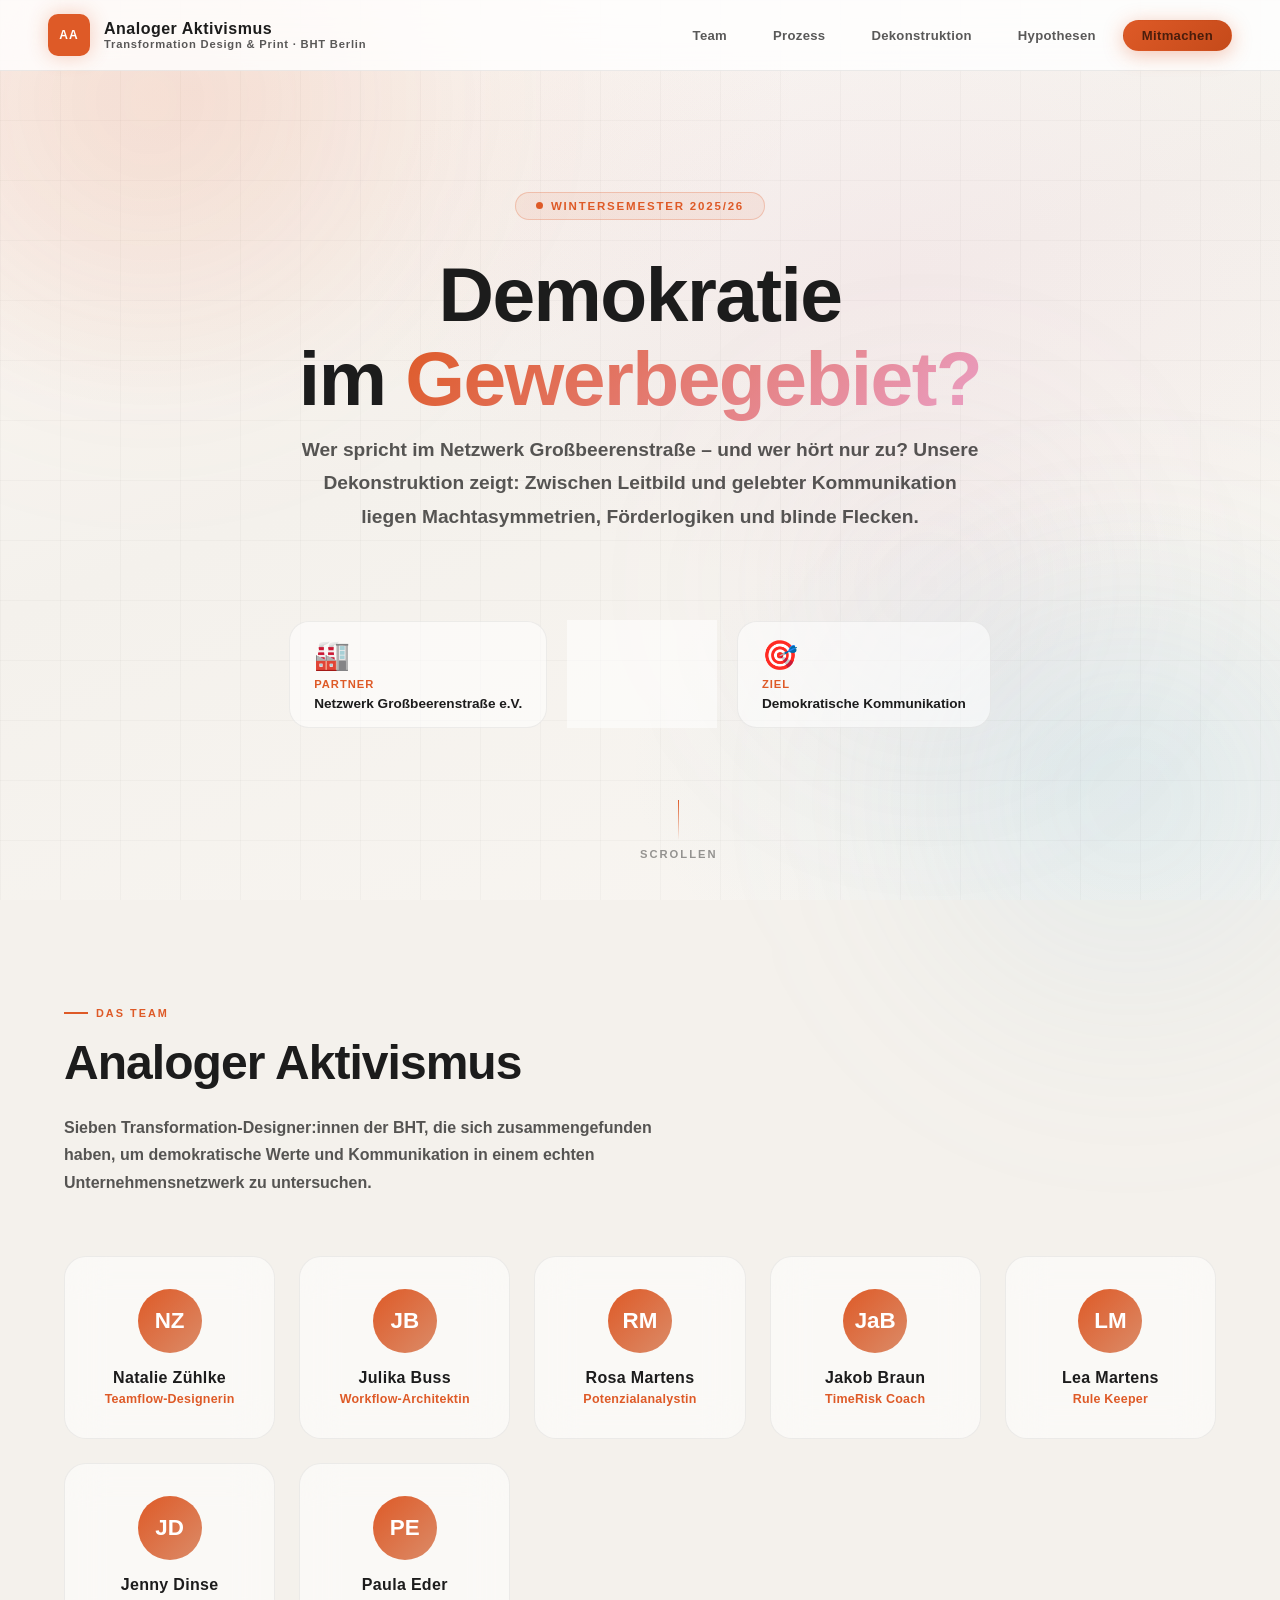
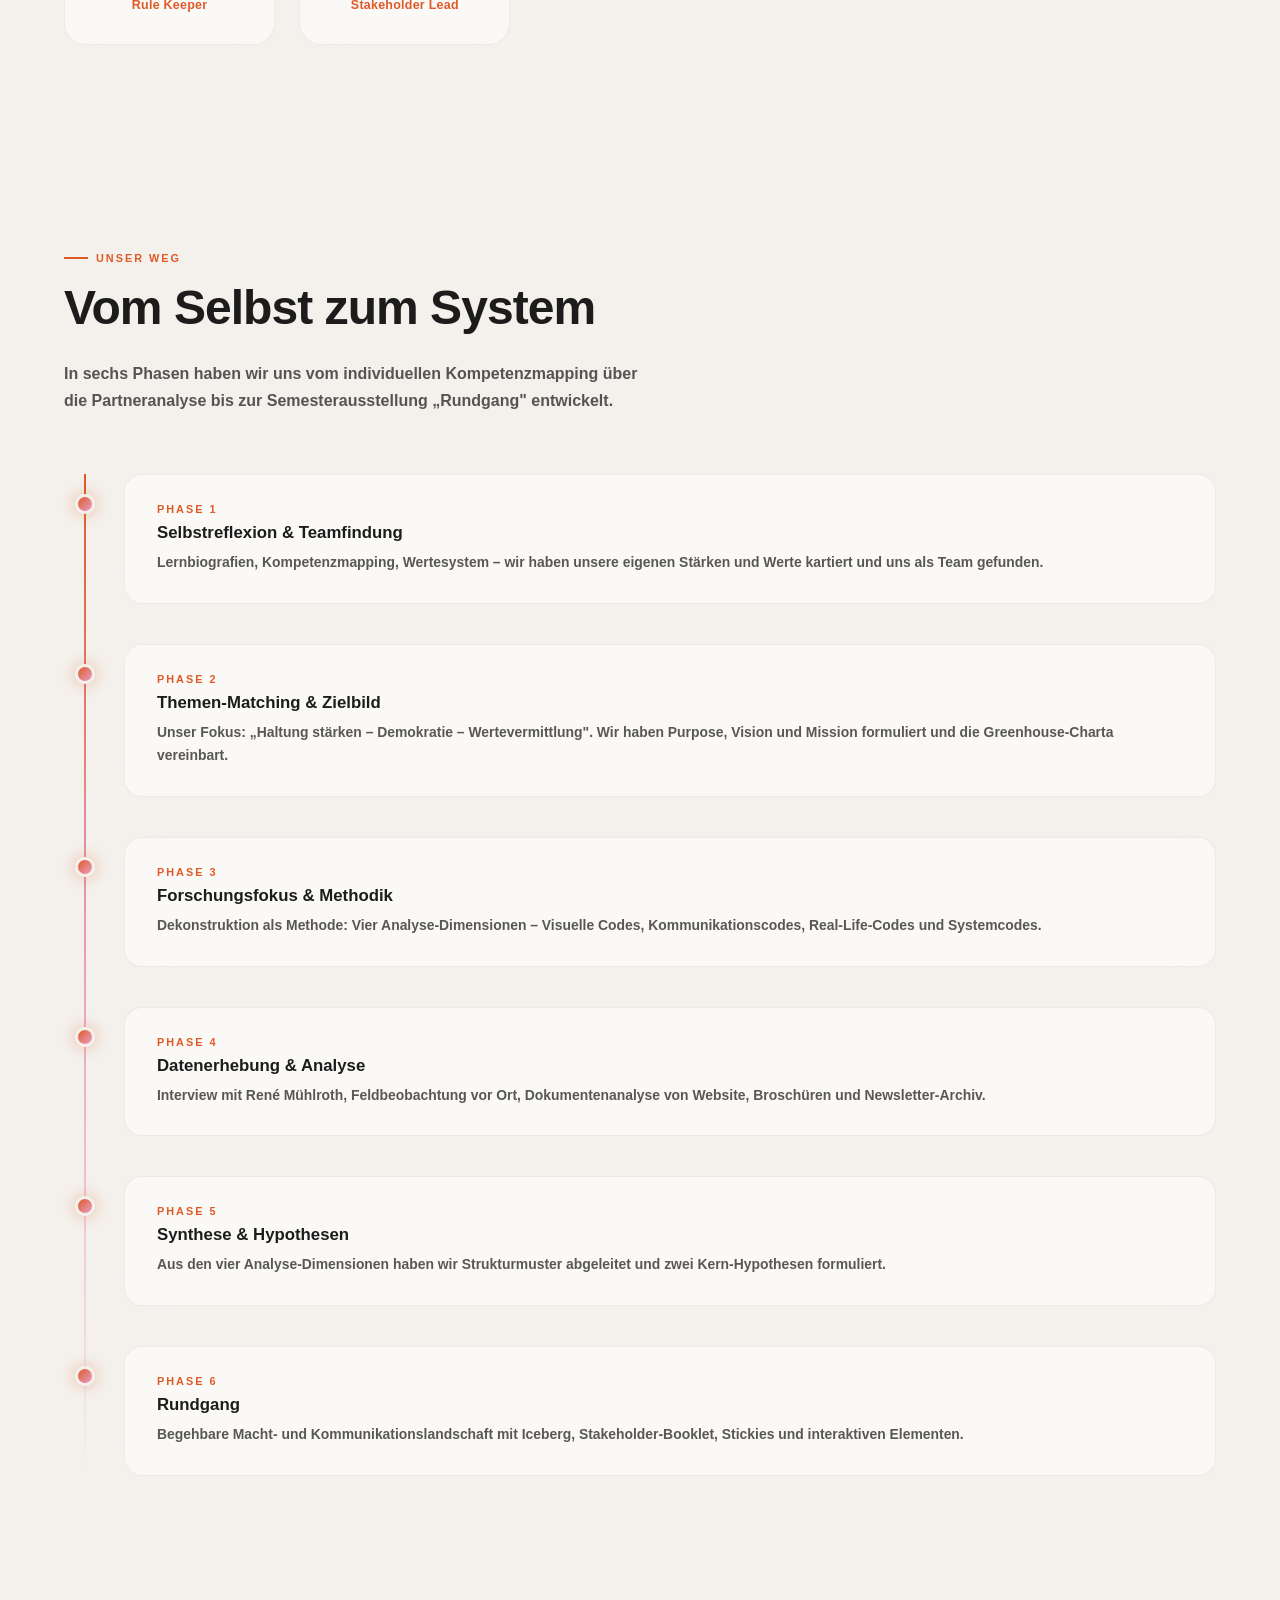
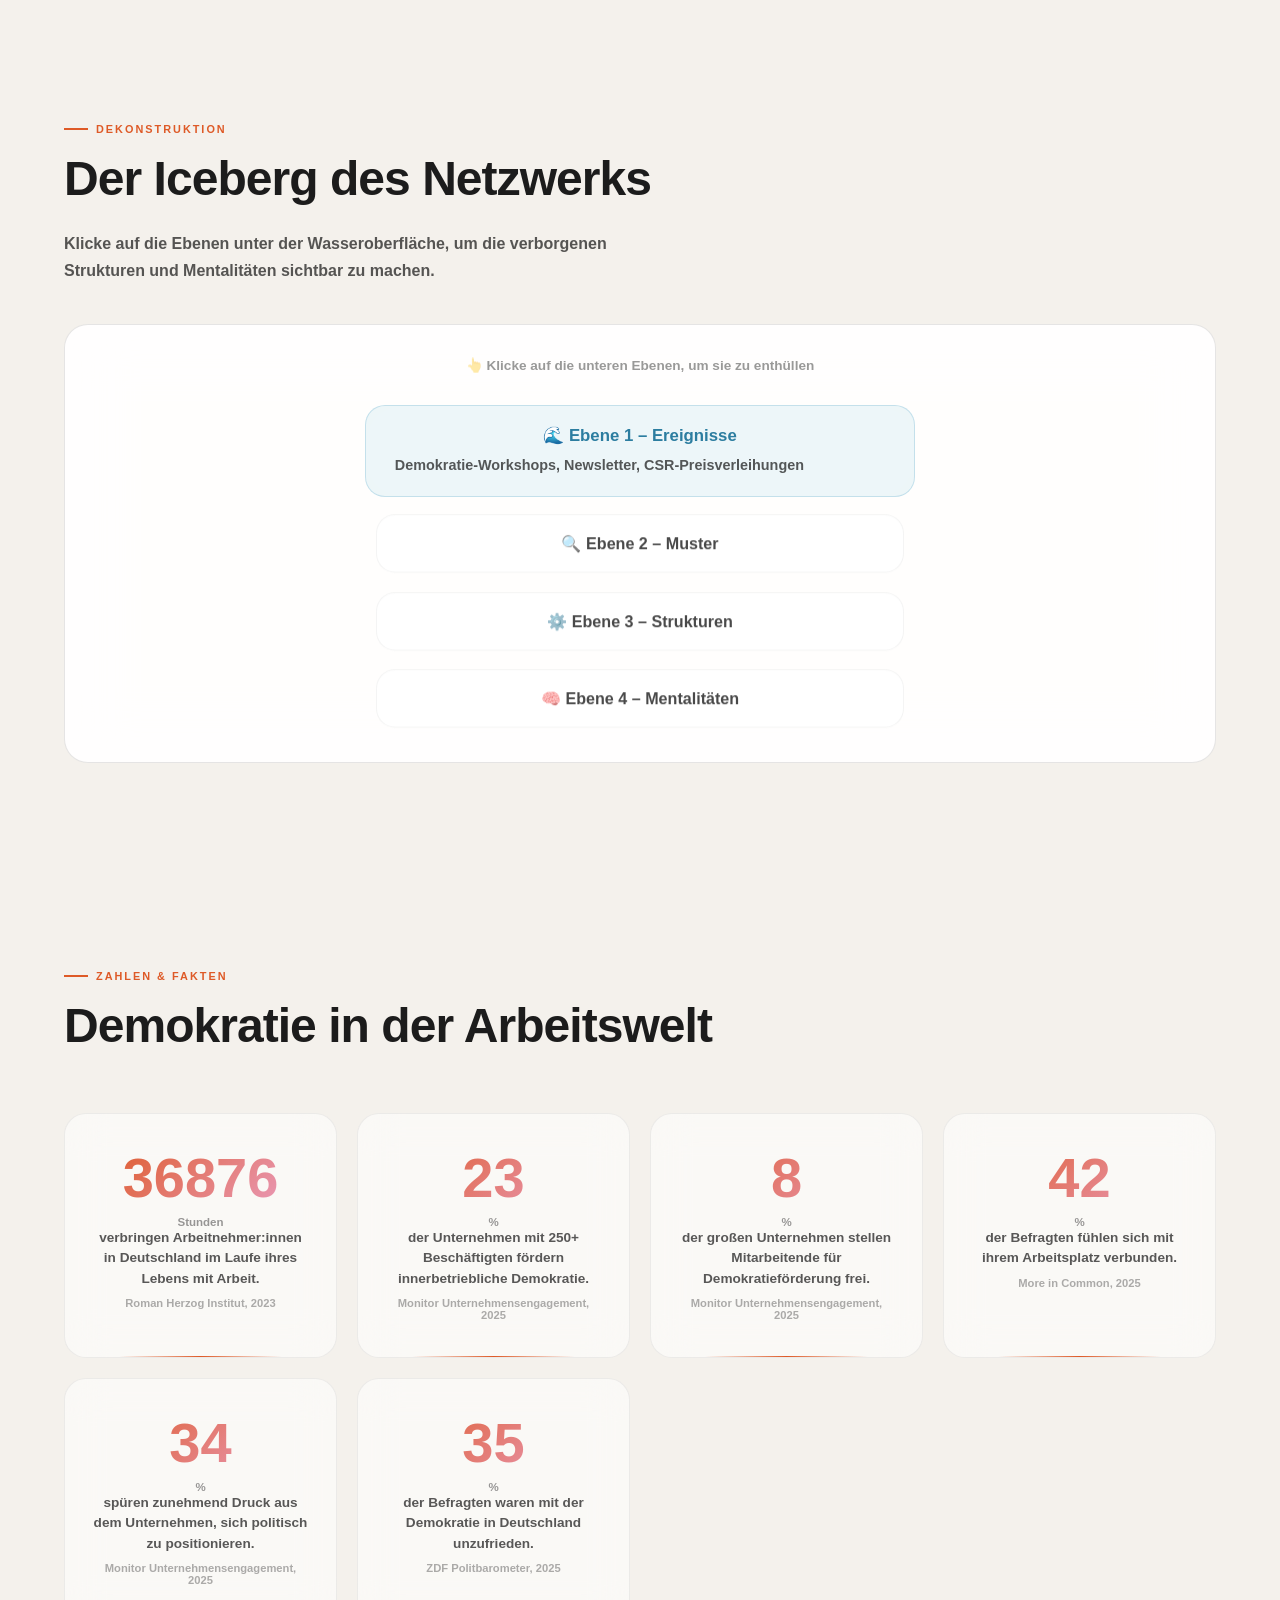
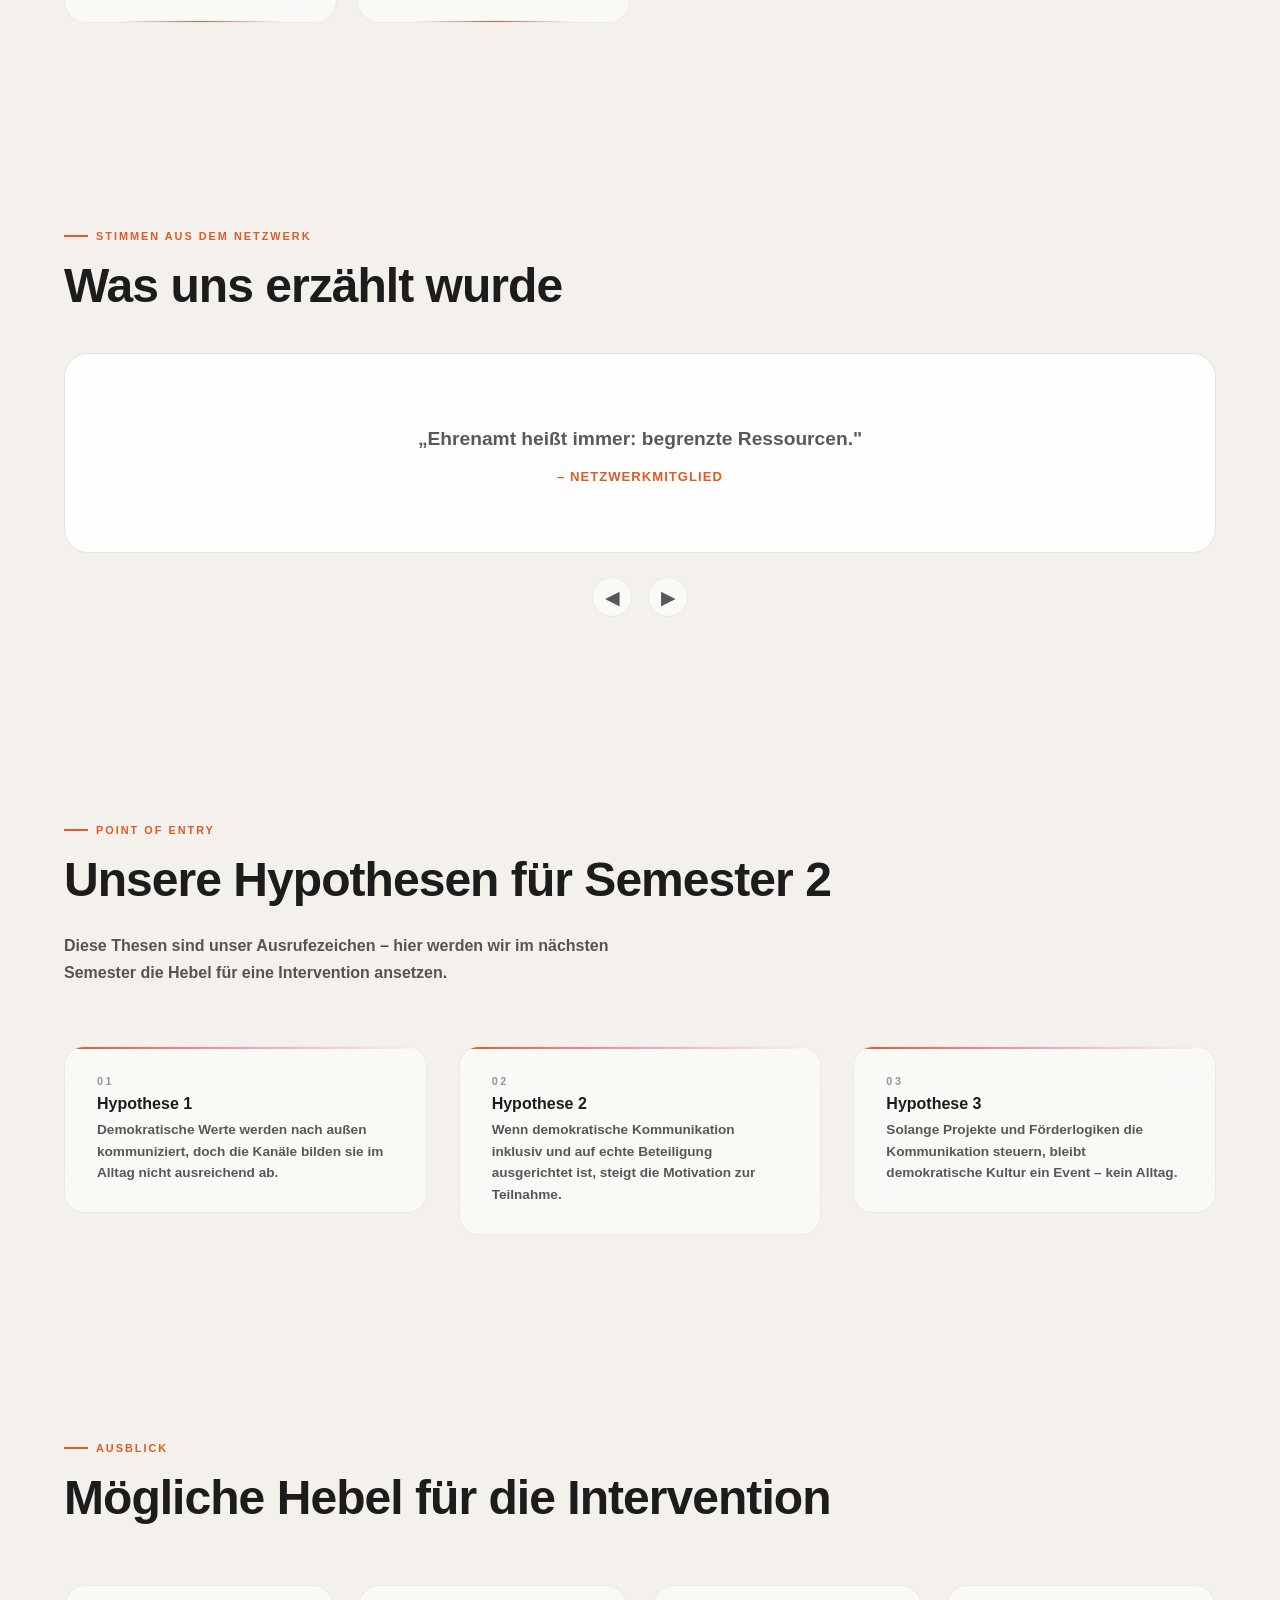
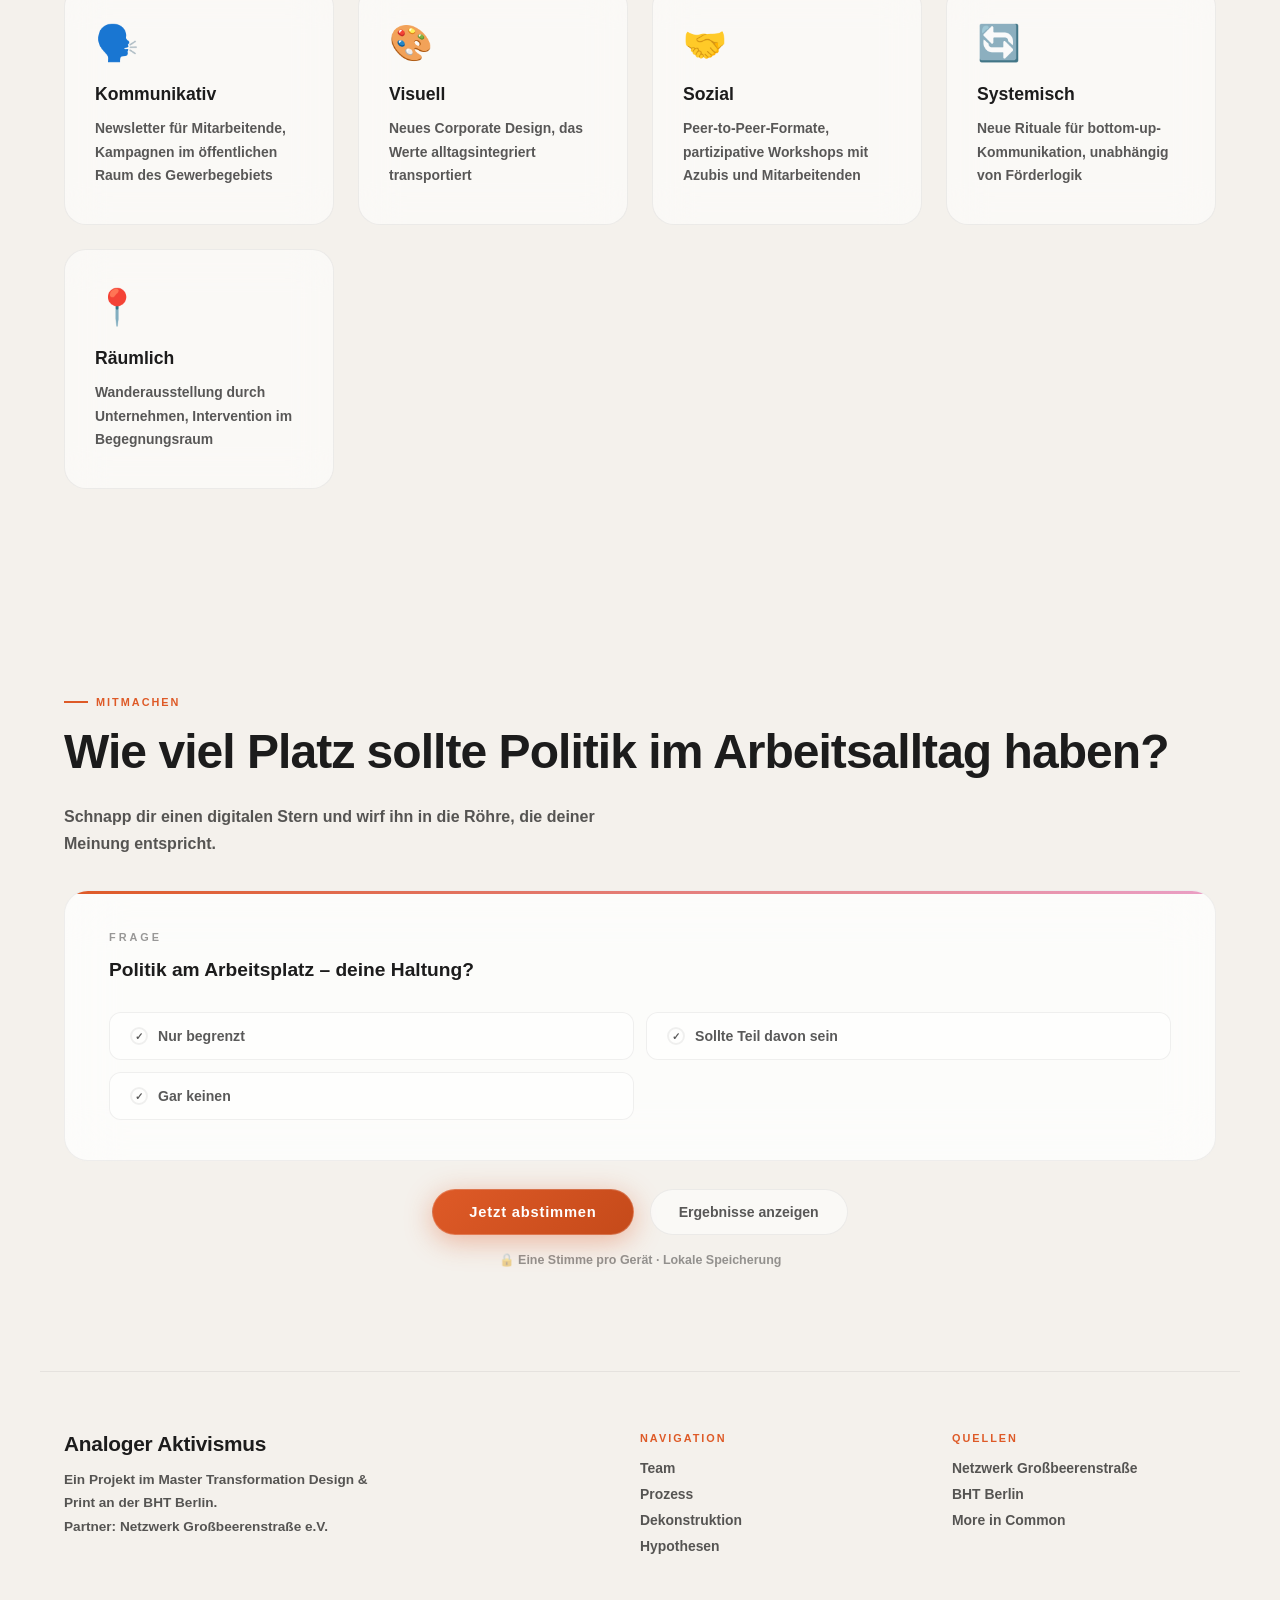
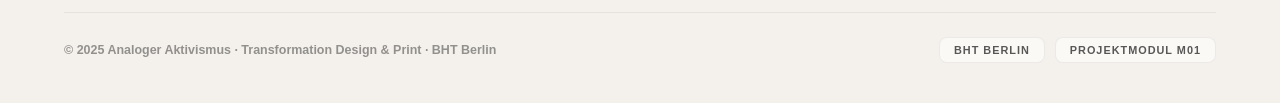
<file: dekonstruktionnetzwerkgroßbeerenstrasse.html>
<!DOCTYPE html>
<html lang="de">
<head>
    <meta charset="UTF-8">
    <meta name="viewport" content="width=device-width, initial-scale=1.0">
    <title>Analoger Aktivismus – Dekonstruktion des Netzwerks Großbeerenstraße</title>
    <link rel="icon" type="image/ico" href="https://www.bht-berlin.de/favicon.ico">

    <!-- ═══ Stylesheet ═══ -->
    <link rel="stylesheet" href="https://bht-transformation.github.io/bht-transformation/style.css">
</head>
<body>

    <!-- Hintergrund-Orbs (aus dem Navy-Theme) -->
    <div class="scene"></div>
    <div class="orb orb-1"></div>
    <div class="orb orb-2"></div>
    <div class="orb orb-3"></div>

    <!-- Navigation -->
    <nav>
        <div class="nav-logo">
            <div class="nav-logo-mark">AA</div>
            <div>
                <div class="nav-title">Analoger Aktivismus</div>
                <div class="nav-sub">Transformation Design &amp; Print · BHT Berlin</div>
            </div>
        </div>
        <div class="nav-links">
            <a href="#team">Team</a>
            <a href="#prozess">Prozess</a>
            <a href="#dekonstruktion">Dekonstruktion</a>
            <a href="#hypothesen">Hypothesen</a>
            <a href="#interaktiv" class="nav-cta">Mitmachen</a>
        </div>
    </nav>

    <!-- Hero -->
    <div class="hero" id="hero">
        <div class="hero-badge">
            <span class="hero-badge-dot"></span>
            Wintersemester 2025/26
        </div>
        <h1>Demokratie<br>im <span>Gewerbegebiet?</span></h1>
        <p class="hero-sub">
            Wer spricht im Netzwerk Großbeerenstraße – und wer hört nur zu?
            Unsere Dekonstruktion zeigt: Zwischen Leitbild und gelebter Kommunikation
            liegen Machtasymmetrien, Förderlogiken und blinde Flecken.
        </p>
        <div class="hero-cards">
            <div class="hero-card">
                <div class="hero-card-icon">🏭</div>
                <div class="hero-card-label">Partner</div>
                <div class="hero-card-text">Netzwerk Großbeerenstraße e.V.</div>
            </div>
            <div class="hero-card">
                <div class="hero-card-icon">🔍</div>
                <div class="hero-card-label">Methode</div>
                <div class="hero-card-text">Dekonstruktion</div>
            </div>
            <div class="hero-card">
                <div class="hero-card-icon">🎯</div>
                <div class="hero-card-label">Ziel</div>
                <div class="hero-card-text">Demokratische Kommunikation</div>
            </div>
        </div>
        <div class="hero-scroll">
            <div class="scroll-line"></div>
            Scrollen
        </div>
    </div>

    <!-- Team Section -->
    <section id="team">
        <div class="section-tag">Das Team</div>
        <h2 class="section-title reveal">Analoger Aktivismus</h2>
        <p class="reveal" style="color:var(--text-sub);max-width:600px;line-height:1.7;margin-bottom:3rem;">
            Sieben Transformation-Designer:innen der BHT, die sich zusammengefunden haben,
            um demokratische Werte und Kommunikation in einem echten Unternehmensnetzwerk zu untersuchen.
        </p>
        <div class="team-grid">
            <div class="team-card reveal">
                <div class="avatar">NZ</div>
                <h3>Natalie Zühlke</h3>
                <p class="role">Teamflow-Designerin</p>
            </div>
            <div class="team-card reveal">
                <div class="avatar">JB</div>
                <h3>Julika Buss</h3>
                <p class="role">Workflow-Architektin</p>
            </div>
            <div class="team-card reveal">
                <div class="avatar">RM</div>
                <h3>Rosa Martens</h3>
                <p class="role">Potenzialanalystin</p>
            </div>
            <div class="team-card reveal">
                <div class="avatar">JaB</div>
                <h3>Jakob Braun</h3>
                <p class="role">TimeRisk Coach</p>
            </div>
            <div class="team-card reveal">
                <div class="avatar">LM</div>
                <h3>Lea Martens</h3>
                <p class="role">Rule Keeper</p>
            </div>
            <div class="team-card reveal">
                <div class="avatar">JD</div>
                <h3>Jenny Dinse</h3>
                <p class="role">Rule Keeper</p>
            </div>
            <div class="team-card reveal">
                <div class="avatar">PE</div>
                <h3>Paula Eder</h3>
                <p class="role">Stakeholder Lead</p>
            </div>
        </div>
    </section>

    <!-- Prozess Timeline -->
    <section id="prozess">
        <div class="section-tag">Unser Weg</div>
        <h2 class="section-title reveal">Vom Selbst zum System</h2>
        <p class="reveal" style="color:var(--text-sub);max-width:600px;line-height:1.7;margin-bottom:2rem;">
            In sechs Phasen haben wir uns vom individuellen Kompetenzmapping über die Partneranalyse
            bis zur Semesterausstellung „Rundgang" entwickelt.
        </p>
        <div class="timeline">
            <div class="tl-item reveal">
                <div class="tl-dot"></div>
                <div class="tl-card">
                    <div class="tl-date">Phase 1</div>
                    <h4>Selbstreflexion & Teamfindung</h4>
                    <p>Lernbiografien, Kompetenzmapping, Wertesystem – wir haben unsere eigenen Stärken und Werte kartiert und uns als Team gefunden.</p>
                </div>
            </div>
            <div class="tl-item reveal">
                <div class="tl-dot"></div>
                <div class="tl-card">
                    <div class="tl-date">Phase 2</div>
                    <h4>Themen-Matching & Zielbild</h4>
                    <p>Unser Fokus: „Haltung stärken – Demokratie – Wertevermittlung". Wir haben Purpose, Vision und Mission formuliert und die Greenhouse-Charta vereinbart.</p>
                </div>
            </div>
            <div class="tl-item reveal">
                <div class="tl-dot"></div>
                <div class="tl-card">
                    <div class="tl-date">Phase 3</div>
                    <h4>Forschungsfokus & Methodik</h4>
                    <p>Dekonstruktion als Methode: Vier Analyse-Dimensionen – Visuelle Codes, Kommunikationscodes, Real-Life-Codes und Systemcodes.</p>
                </div>
            </div>
            <div class="tl-item reveal">
                <div class="tl-dot"></div>
                <div class="tl-card">
                    <div class="tl-date">Phase 4</div>
                    <h4>Datenerhebung & Analyse</h4>
                    <p>Interview mit René Mühlroth, Feldbeobachtung vor Ort, Dokumentenanalyse von Website, Broschüren und Newsletter-Archiv.</p>
                </div>
            </div>
            <div class="tl-item reveal">
                <div class="tl-dot"></div>
                <div class="tl-card">
                    <div class="tl-date">Phase 5</div>
                    <h4>Synthese & Hypothesen</h4>
                    <p>Aus den vier Analyse-Dimensionen haben wir Strukturmuster abgeleitet und zwei Kern-Hypothesen formuliert.</p>
                </div>
            </div>
            <div class="tl-item reveal">
                <div class="tl-dot"></div>
                <div class="tl-card">
                    <div class="tl-date">Phase 6</div>
                    <h4>Rundgang</h4>
                    <p>Begehbare Macht- und Kommunikationslandschaft mit Iceberg, Stakeholder-Booklet, Stickies und interaktiven Elementen.</p>
                </div>
            </div>
        </div>
    </section>

    <!-- Iceberg Interactive -->
    <section id="dekonstruktion">
        <div class="section-tag">Dekonstruktion</div>
        <h2 class="section-title reveal">Der Iceberg des Netzwerks</h2>
        <p class="reveal" style="color:var(--text-sub);max-width:600px;line-height:1.7;margin-bottom:2rem;">
            Klicke auf die Ebenen unter der Wasseroberfläche, um die verborgenen Strukturen
            und Mentalitäten sichtbar zu machen.
        </p>
        <div class="iceberg-container glass-strong">
            <p class="iceberg-instruction">👆 Klicke auf die unteren Ebenen, um sie zu enthüllen</p>
            <div class="iceberg-visual">
                <div class="iceberg-level iceberg-tip" data-level="1" style="cursor:default;">
                    <h4>🌊 Ebene 1 – Ereignisse</h4>
                    <p class="level-detail" style="max-height:200px;opacity:1;margin-top:0.5rem;">Demokratie-Workshops, Newsletter, CSR-Preisverleihungen</p>
                </div>
                <div class="iceberg-level" data-level="2">
                    <h4>🔍 Ebene 2 – Muster</h4>
                    <div class="level-detail">
                        <p>Kommunikation fokussiert auf Geschäftsführungen. Demokratie wird projektbezogen gedacht, nicht im Alltag verankert.</p>
                    </div>
                </div>
                <div class="iceberg-level" data-level="3">
                    <h4>⚙️ Ebene 3 – Strukturen</h4>
                    <div class="level-detail">
                        <p>Ehrenamtlicher Vorstand, eine 500€-Hilfskraft, projektfinanzierte Kommunikationsstelle. Förderlogik bestimmt die Sichtbarkeit.</p>
                    </div>
                </div>
                <div class="iceberg-level" data-level="4">
                    <h4>🧠 Ebene 4 – Mentalitäten</h4>
                    <div class="level-detail">
                        <p>„Politik gehört nicht ins Unternehmen", „Demokratie ist Event, nicht Alltag". Unsichtbare Glaubenssätze stabilisieren das System.</p>
                    </div>
                </div>
            </div>
        </div>
    </section>

    <!-- Statistiken -->
    <section>
        <div class="section-tag">Zahlen & Fakten</div>
        <h2 class="section-title reveal">Demokratie in der Arbeitswelt</h2>
        <div class="stats-grid">
            <div class="stat-card reveal">
                <div class="stat-num" data-target="52662">0</div>
                <div class="stat-context">Stunden</div>
                <div class="stat-label">verbringen Arbeitnehmer:innen in Deutschland im Laufe ihres Lebens mit Arbeit.</div>
                <div class="stat-source">Roman Herzog Institut, 2023</div>
            </div>
            <div class="stat-card reveal">
                <div class="stat-num" data-target="23">0</div>
                <div class="stat-context">%</div>
                <div class="stat-label">der Unternehmen mit 250+ Beschäftigten fördern innerbetriebliche Demokratie.</div>
                <div class="stat-source">Monitor Unternehmensengagement, 2025</div>
            </div>
            <div class="stat-card reveal">
                <div class="stat-num" data-target="8">0</div>
                <div class="stat-context">%</div>
                <div class="stat-label">der großen Unternehmen stellen Mitarbeitende für Demokratieförderung frei.</div>
                <div class="stat-source">Monitor Unternehmensengagement, 2025</div>
            </div>
            <div class="stat-card reveal">
                <div class="stat-num" data-target="49">0</div>
                <div class="stat-context">%</div>
                <div class="stat-label">der Befragten fühlen sich mit ihrem Arbeitsplatz verbunden.</div>
                <div class="stat-source">More in Common, 2025</div>
            </div>
            <div class="stat-card reveal">
                <div class="stat-num" data-target="34">0</div>
                <div class="stat-context">%</div>
                <div class="stat-label">spüren zunehmend Druck aus dem Unternehmen, sich politisch zu positionieren.</div>
                <div class="stat-source">Monitor Unternehmensengagement, 2025</div>
            </div>
            <div class="stat-card reveal">
                <div class="stat-num" data-target="48">0</div>
                <div class="stat-context">%</div>
                <div class="stat-label">der Befragten waren mit der Demokratie in Deutschland unzufrieden.</div>
                <div class="stat-source">ZDF Politbarometer, 2025</div>
            </div>
        </div>
    </section>

    <!-- Quote Carousel -->
    <section>
        <div class="section-tag">Stimmen aus dem Netzwerk</div>
        <h2 class="section-title reveal">Was uns erzählt wurde</h2>
        <div class="quote-carousel glass-strong" id="quoteCarousel">
            <div class="quote-slide active">
                <p class="quote-text">„Ehrenamt heißt immer: begrenzte Ressourcen."</p>
                <p class="quote-author">– Netzwerkmitglied</p>
            </div>
            <div class="quote-slide">
                <p class="quote-text">„Wir haben eine politische Verantwortung als Unternehmen – gerade in der aktuellen Situation."</p>
                <p class="quote-author">– Netzwerkmitglied</p>
            </div>
            <div class="quote-slide">
                <p class="quote-text">„Nichts zu sagen, ist auch schon politisch."</p>
                <p class="quote-author">– Netzwerkmitglied</p>
            </div>
            <div class="quote-slide">
                <p class="quote-text">„Angemeldet sein im Netzwerk ist wie ein Fitnessstudio: Wer nicht hingeht, sieht keine Ergebnisse."</p>
                <p class="quote-author">– Netzwerkmitglied</p>
            </div>
            <div class="quote-slide">
                <p class="quote-text">„Wir müssen Demokratie-Werbung für die machen, die anti Demokratie sind."</p>
                <p class="quote-author">– Vorstand Netzwerk</p>
            </div>
            <div class="quote-slide">
                <p class="quote-text">„In Krisensituationen stecken hier alle die Köpfe zusammen – das funktioniert einfach."</p>
                <p class="quote-author">– Netzwerkmitglied</p>
            </div>
        </div>
        <div class="quote-nav">
            <button id="quotePrev" aria-label="Vorheriges Zitat">◀</button>
            <button id="quoteNext" aria-label="Nächstes Zitat">▶</button>
        </div>
    </section>

    <!-- Hypothesen -->
    <section id="hypothesen">
        <div class="section-tag">Point of Entry</div>
        <h2 class="section-title reveal">Unsere Hypothesen für Semester 2</h2>
        <p class="reveal" style="color:var(--text-sub);max-width:600px;line-height:1.7;margin-bottom:2rem;">
            Diese Thesen sind unser Ausrufezeichen – hier werden wir im nächsten Semester
            die Hebel für eine Intervention ansetzen.
        </p>
        <div class="about-grid" style="grid-template-columns:1fr 1fr 1fr;">
            <div class="about-card reveal">
                <div class="about-card-num">01</div>
                <h4>Hypothese 1</h4>
                <p>Demokratische Werte werden nach außen kommuniziert, doch die Kanäle bilden sie im Alltag nicht ausreichend ab.</p>
            </div>
            <div class="about-card reveal">
                <div class="about-card-num">02</div>
                <h4>Hypothese 2</h4>
                <p>Wenn demokratische Kommunikation inklusiv und auf echte Beteiligung ausgerichtet ist, steigt die Motivation zur Teilnahme.</p>
            </div>
            <div class="about-card reveal">
                <div class="about-card-num">03</div>
                <h4>Hypothese 3</h4>
                <p>Solange Projekte und Förderlogiken die Kommunikation steuern, bleibt demokratische Kultur ein Event – kein Alltag.</p>
            </div>
        </div>
    </section>

    <!-- Interventionshebel -->
    <section>
        <div class="section-tag">Ausblick</div>
        <h2 class="section-title reveal">Mögliche Hebel für die Intervention</h2>
        <div class="pillars-grid">
            <div class="pillar reveal">
                <div class="pillar-glow"></div>
                <div class="pillar-icon">🗣️</div>
                <h3>Kommunikativ</h3>
                <p>Newsletter für Mitarbeitende, Kampagnen im öffentlichen Raum des Gewerbegebiets</p>
            </div>
            <div class="pillar reveal">
                <div class="pillar-glow"></div>
                <div class="pillar-icon">🎨</div>
                <h3>Visuell</h3>
                <p>Neues Corporate Design, das Werte alltagsintegriert transportiert</p>
            </div>
            <div class="pillar reveal">
                <div class="pillar-glow"></div>
                <div class="pillar-icon">🤝</div>
                <h3>Sozial</h3>
                <p>Peer-to-Peer-Formate, partizipative Workshops mit Azubis und Mitarbeitenden</p>
            </div>
            <div class="pillar reveal">
                <div class="pillar-glow"></div>
                <div class="pillar-icon">🔄</div>
                <h3>Systemisch</h3>
                <p>Neue Rituale für bottom-up-Kommunikation, unabhängig von Förderlogik</p>
            </div>
            <div class="pillar reveal">
                <div class="pillar-glow"></div>
                <div class="pillar-icon">📍</div>
                <h3>Räumlich</h3>
                <p>Wanderausstellung durch Unternehmen, Intervention im Begegnungsraum</p>
            </div>
        </div>
    </section>

    <!-- Interaktive Abstimmung -->
    <section id="interaktiv">
        <div class="section-tag">Mitmachen</div>
        <h2 class="section-title reveal">Wie viel Platz sollte Politik im Arbeitsalltag haben?</h2>
        <p class="reveal" style="color:var(--text-sub);max-width:600px;line-height:1.7;margin-bottom:2rem;">
            Schnapp dir einen digitalen Stern und wirf ihn in die Röhre, die deiner Meinung entspricht.
        </p>

        <div id="localPollContainer" class="poll-card reveal">
            <div class="poll-q-num">Frage</div>
            <div class="poll-q">Politik am Arbeitsplatz – deine Haltung?</div>
            <div class="poll-options" id="localPollOptions">
                <button class="poll-option" data-a="wenig">
                    <span class="poll-option-check">✓</span> Nur begrenzt
                </button>
                <button class="poll-option" data-a="mittel">
                    <span class="poll-option-check">✓</span> Sollte Teil davon sein
                </button>
                <button class="poll-option" data-a="viel">
                    <span class="poll-option-check">✓</span> Gar keinen
                </button>
            </div>
            <div class="result-bar-wrap" id="localResultBars" style="display:none; margin-top:24px;">
                <div class="result-row">
                    <div class="result-label">Nur begrenzt</div>
                    <div class="result-bar-bg"><div class="result-bar-fill" id="bar-local-wenig"></div></div>
                    <div class="result-pct" id="pct-local-wenig">0%</div>
                </div>
                <div class="result-row">
                    <div class="result-label">Sollte Teil davon sein</div>
                    <div class="result-bar-bg"><div class="result-bar-fill" id="bar-local-mittel"></div></div>
                    <div class="result-pct" id="pct-local-mittel">0%</div>
                </div>
                <div class="result-row">
                    <div class="result-label">Gar keinen</div>
                    <div class="result-bar-bg"><div class="result-bar-fill" id="bar-local-viel"></div></div>
                    <div class="result-pct" id="pct-local-viel">0%</div>
                </div>
            </div>
        </div>
        <div class="vote-btn-row reveal" style="margin-top:28px;">
            <button class="btn-primary" id="localVoteBtn" onclick="submitLocalVote()">Jetzt abstimmen</button>
            <button class="btn-ghost" onclick="toggleLocalResults()">Ergebnisse anzeigen</button>
        </div>
        <div class="vote-success" id="localVoteSuccess" style="margin-top:20px;">
            <div class="vote-success-icon">⭐</div>
            <h4>Danke für deine Stimme!</h4>
            <p>Deine Antwort wurde lokal gespeichert.</p>
        </div>
        <p class="vote-notice">🔒 Eine Stimme pro Gerät · Lokale Speicherung</p>
    </section>

    <!-- Footer -->
    <footer>
        <div class="footer-grid">
            <div class="footer-brand">
                <h3>Analoger Aktivismus</h3>
                <p>Ein Projekt im Master Transformation Design &amp; Print an der BHT Berlin.<br>
                Partner: Netzwerk Großbeerenstraße e.V.</p>
            </div>
            <div class="footer-links">
                <h5>Navigation</h5>
                <a href="#team">Team</a>
                <a href="#prozess">Prozess</a>
                <a href="#dekonstruktion">Dekonstruktion</a>
                <a href="#hypothesen">Hypothesen</a>
            </div>
            <div class="footer-links">
                <h5>Quellen</h5>
                <a href="https://www.netzwerk-grossbeerenstrasse.de" target="_blank">Netzwerk Großbeerenstraße</a>
                <a href="https://www.bht-berlin.de" target="_blank">BHT Berlin</a>
                <a href="https://www.moreincommon.de" target="_blank">More in Common</a>
            </div>
        </div>
        <div class="footer-bottom">
            <span>© 2025 Analoger Aktivismus · Transformation Design &amp; Print · BHT Berlin</span>
            <div class="footer-bht">
                <div class="footer-bht-badge">BHT BERLIN</div>
                <div class="footer-bht-badge">PROJEKTMODUL M01</div>
            </div>
        </div>
    </footer>

    <!-- ═══ JavaScript ═══ -->
    <script src="https://bht-transformation.github.io/bht-transformation/script.js"></script>
</body>
</html>
</file>
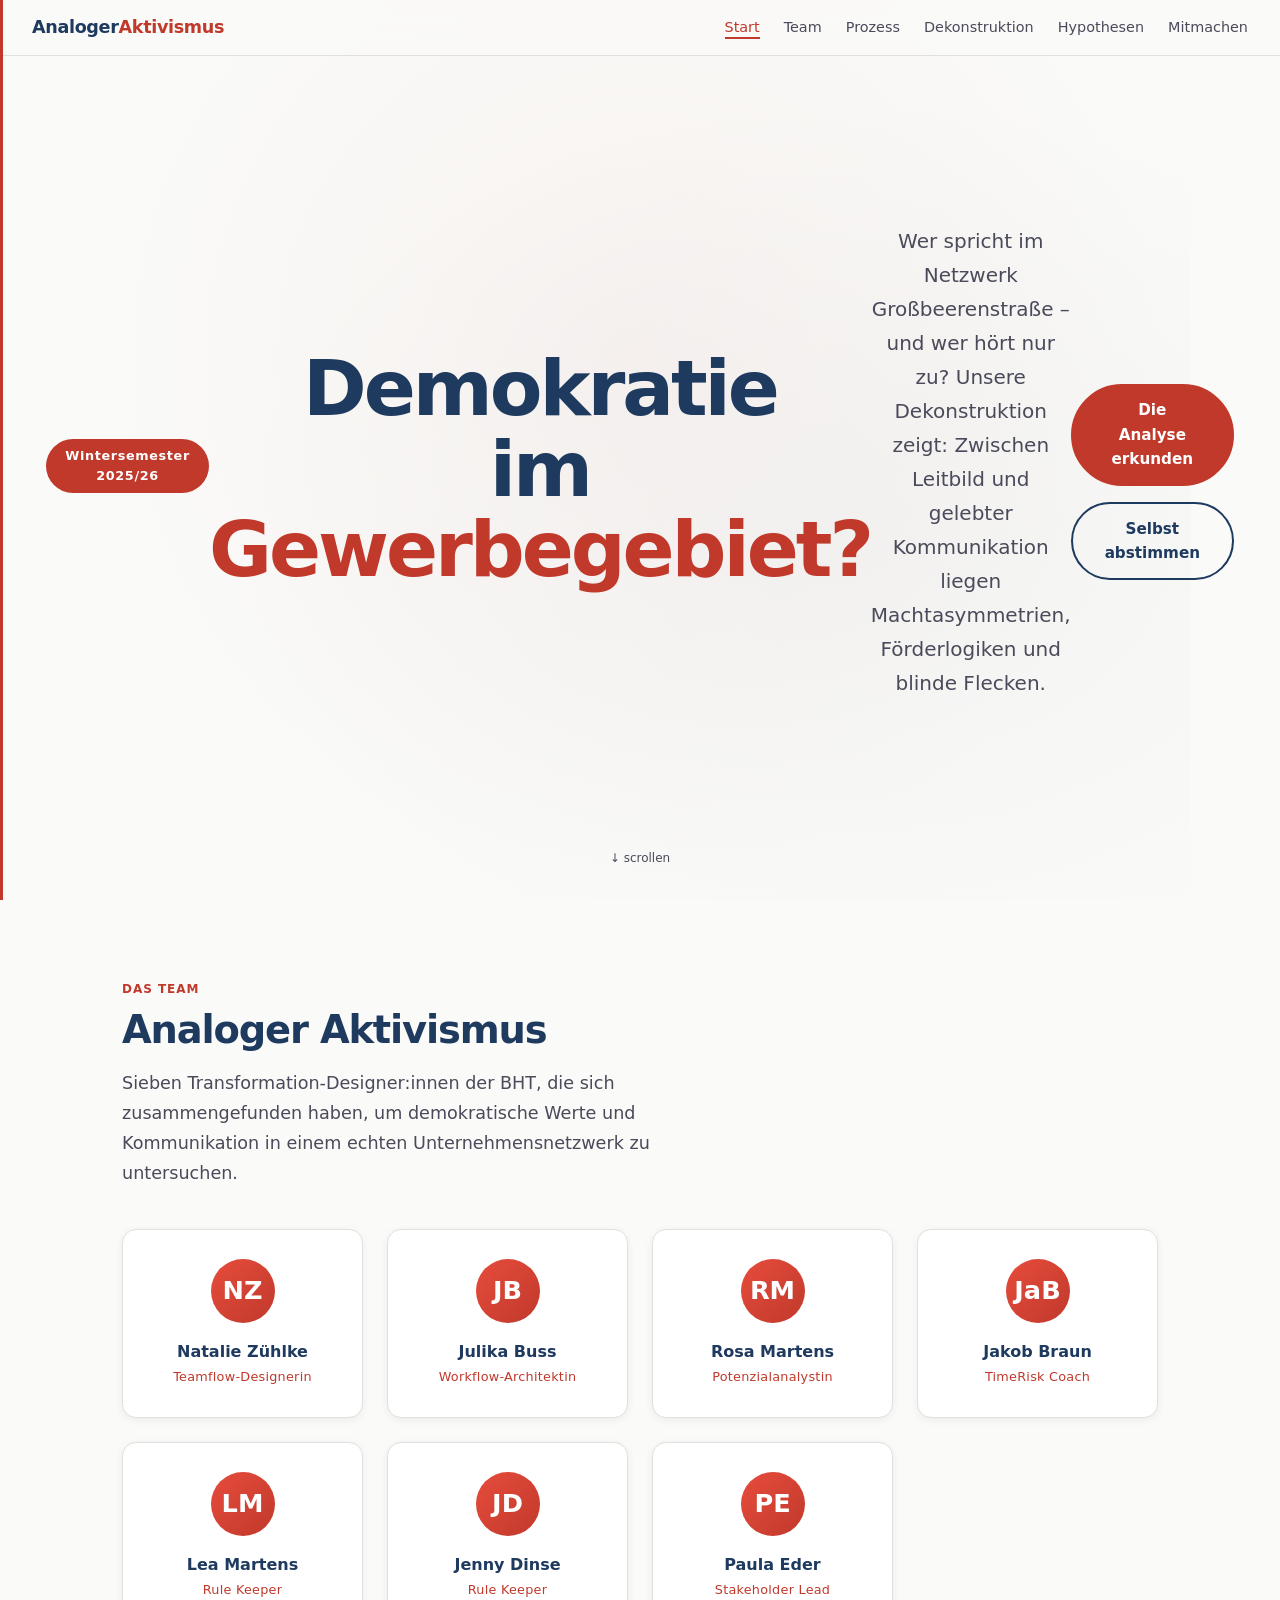
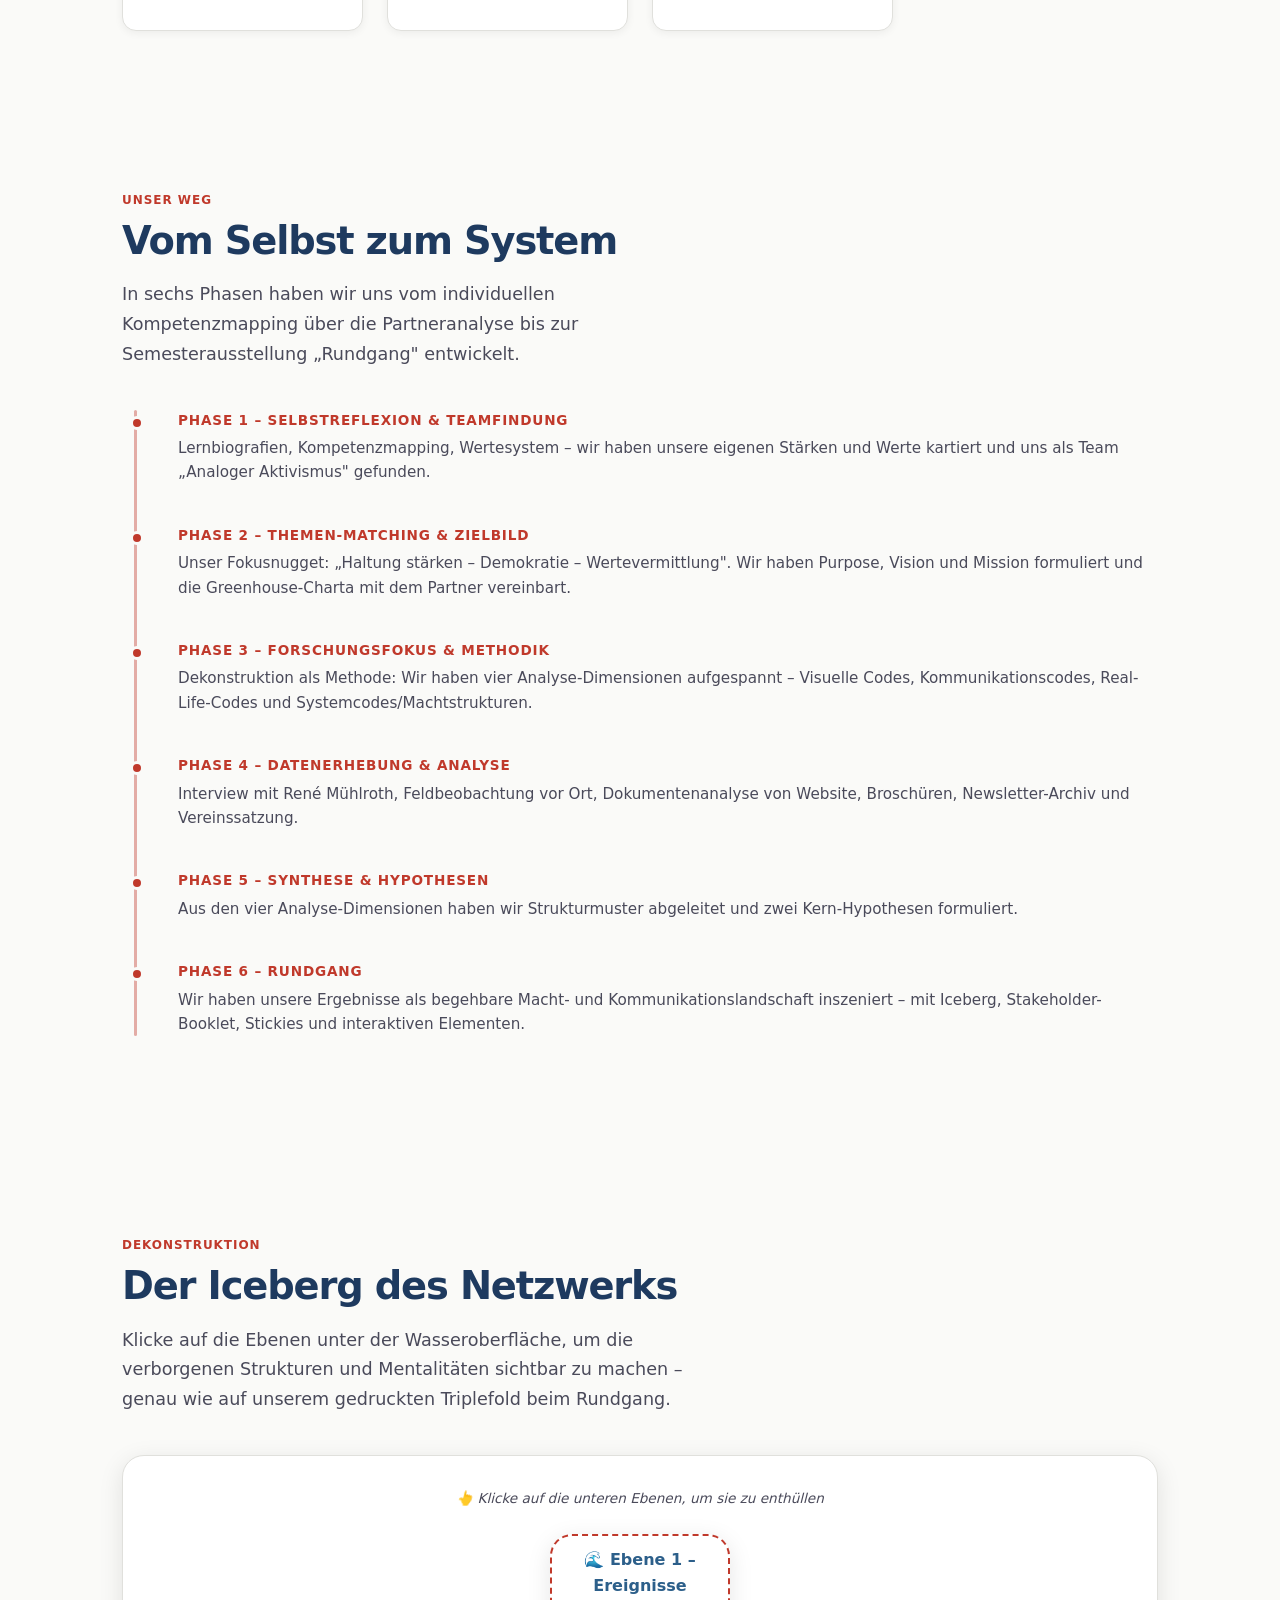
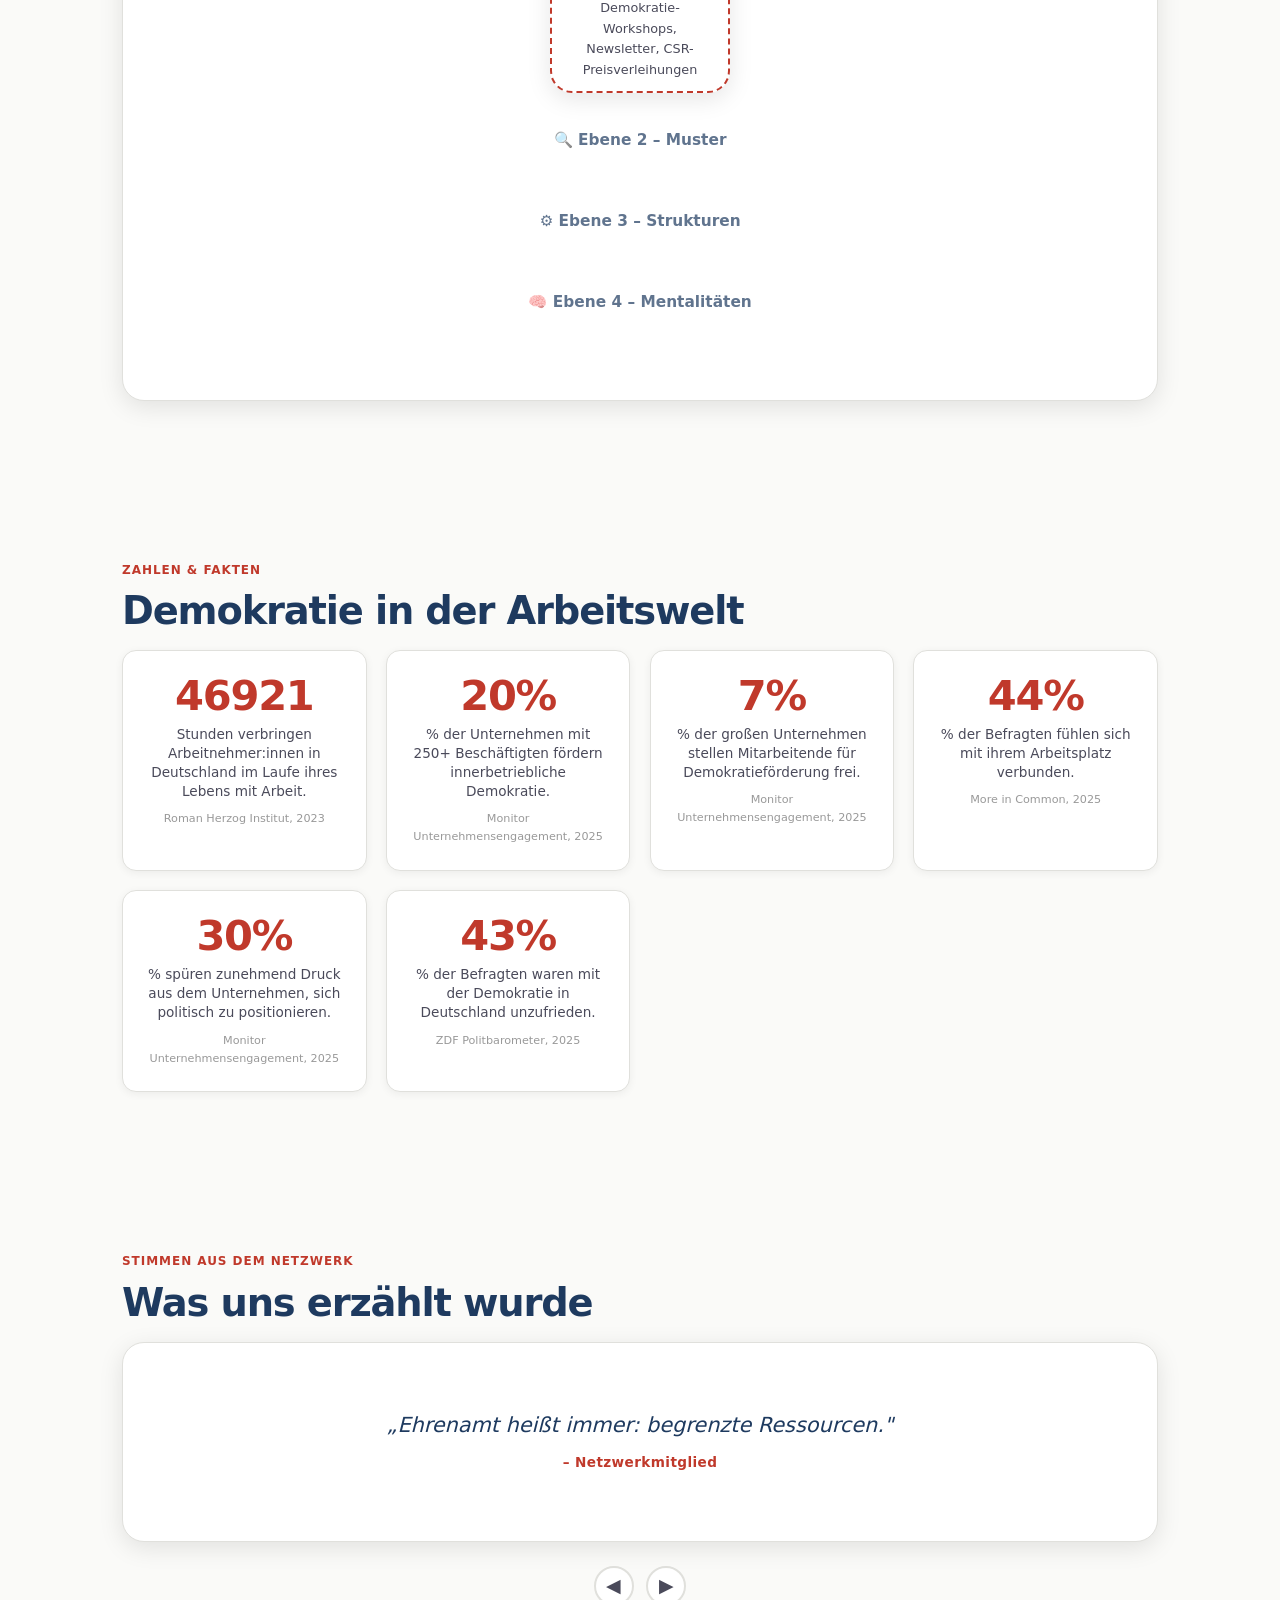
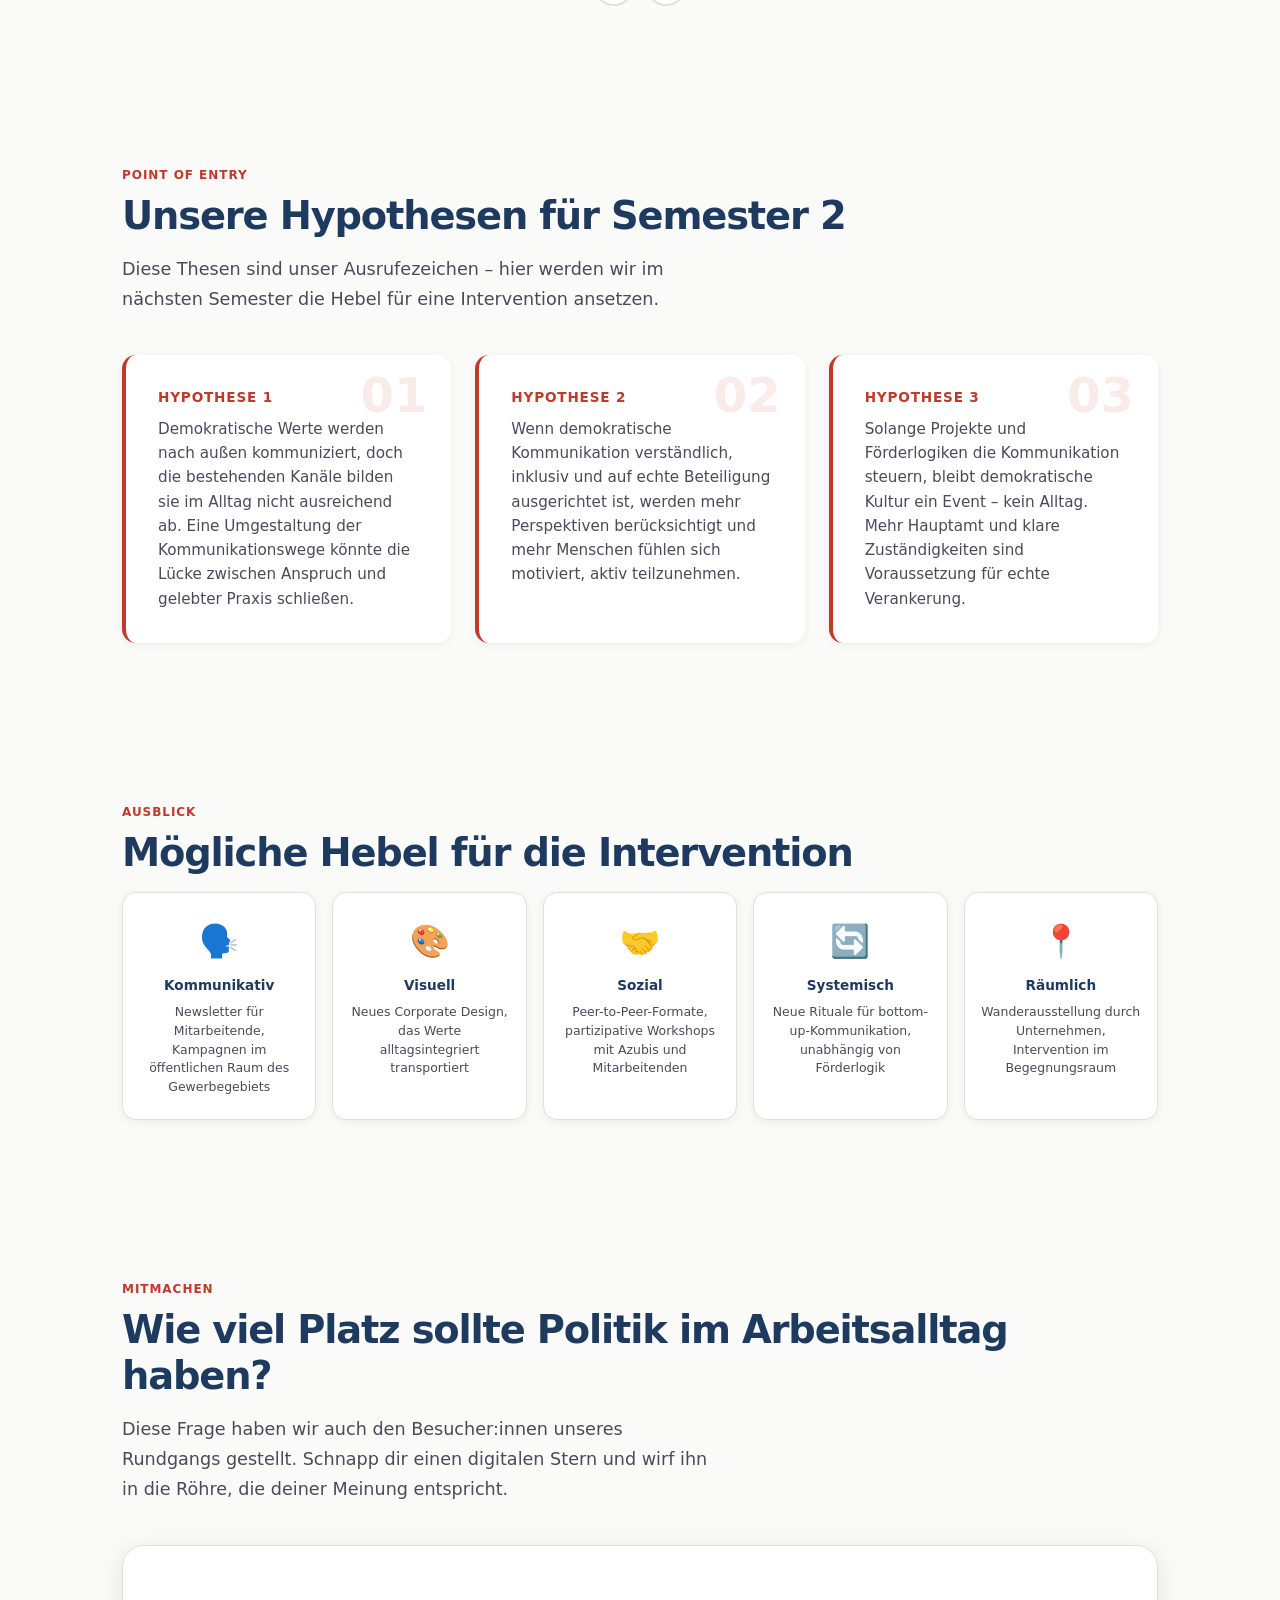
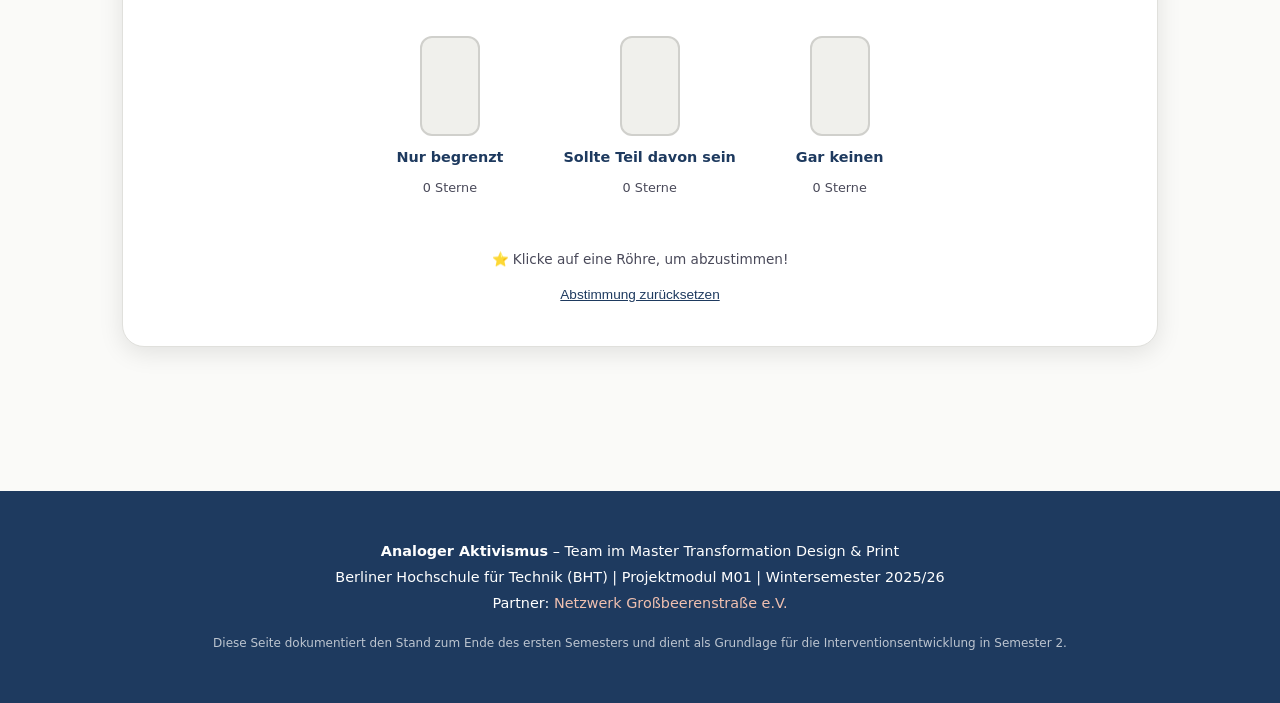
<file: DekonstruktionNetzwerksGroßbeerenstraße.html>
<!DOCTYPE html>
<html lang="de">
<head>
    <meta charset="UTF-8">
    <meta name="viewport" content="width=device-width, initial-scale=1.0">
    <title>Analoger Aktivismus – Dekonstruktion des Netzwerks Großbeerenstraße</title>
    <style>
        :root {
            --bg: #fafaf8;
            --surface: #ffffff;
            --text: #1a1a2e;
            --text-secondary: #4a4a5a;
            --accent-red: #c0392b;
            --accent-red-light: #e74c3c;
            --accent-blue: #1e3a5f;
            --accent-blue-light: #2c5f8a;
            --gold: #c9a84c;
            --border: #e0e0dc;
            --shadow-sm: 0 2px 8px rgba(0, 0, 0, 0.06);
            --shadow-md: 0 6px 24px rgba(0, 0, 0, 0.10);
            --shadow-lg: 0 12px 40px rgba(0, 0, 0, 0.14);
            --radius-sm: 8px;
            --radius: 14px;
            --radius-lg: 22px;
            --font-sans: 'Inter', 'Segoe UI', system-ui, -apple-system, sans-serif;
            --font-mono: 'JetBrains Mono', 'SF Mono', 'Consolas', monospace;
            --transition: 0.3s cubic-bezier(0.4, 0, 0.2, 1);
            --transition-slow: 0.6s cubic-bezier(0.4, 0, 0.2, 1);
        }

        *,
        *::before,
        *::after {
            box-sizing: border-box;
            margin: 0;
            padding: 0;
        }

        html {
            scroll-behavior: smooth;
            font-size: 16px;
        }

        body {
            font-family: var(--font-sans);
            background: var(--bg);
            color: var(--text);
            line-height: 1.6;
            overflow-x: hidden;
            -webkit-font-smoothing: antialiased;
        }

        /* ── Red Line Motif ── */
        .red-line {
            position: fixed;
            left: 0;
            top: 0;
            width: 3px;
            height: 100%;
            background: var(--accent-red);
            z-index: 1000;
            transform-origin: top;
            animation: redLinePulse 4s ease-in-out infinite;
        }
        @keyframes redLinePulse {
            0%,
            100% {
                opacity: 0.7;
            }
            50% {
                opacity: 1;
            }
        }

        /* ── Navigation ── */
        .nav {
            position: fixed;
            top: 0;
            left: 0;
            right: 0;
            z-index: 999;
            background: rgba(250, 250, 248, 0.75);
            backdrop-filter: blur(16px);
            -webkit-backdrop-filter: blur(16px);
            border-bottom: 1px solid var(--border);
            padding: 0 2rem;
            display: flex;
            align-items: center;
            justify-content: space-between;
            height: 56px;
            transition: var(--transition);
        }
        .nav.scrolled {
            box-shadow: var(--shadow-sm);
            background: rgba(250, 250, 248, 0.92);
        }
        .nav-logo {
            font-weight: 700;
            font-size: 1.1rem;
            letter-spacing: -0.02em;
            color: var(--accent-blue);
        }
        .nav-logo span {
            color: var(--accent-red);
        }
        .nav-links {
            display: flex;
            gap: 1.5rem;
            list-style: none;
            font-size: 0.9rem;
            font-weight: 500;
        }
        .nav-links a {
            text-decoration: none;
            color: var(--text-secondary);
            transition: var(--transition);
            position: relative;
        }
        .nav-links a:hover,
        .nav-links a.active {
            color: var(--accent-red);
        }
        .nav-links a::after {
            content: '';
            position: absolute;
            bottom: -4px;
            left: 0;
            width: 0;
            height: 2px;
            background: var(--accent-red);
            transition: var(--transition);
        }
        .nav-links a:hover::after,
        .nav-links a.active::after {
            width: 100%;
        }
        .nav-toggle {
            display: none;
            background: none;
            border: none;
            cursor: pointer;
            flex-direction: column;
            gap: 5px;
            padding: 6px;
        }
        .nav-toggle span {
            display: block;
            width: 24px;
            height: 2px;
            background: var(--text);
            border-radius: 2px;
            transition: var(--transition);
        }

        /* ── Sections ── */
        section {
            padding: 5rem 2rem;
            max-width: 1100px;
            margin: 0 auto;
            position: relative;
        }
        .section-label {
            text-transform: uppercase;
            letter-spacing: 0.08em;
            font-size: 0.75rem;
            font-weight: 600;
            color: var(--accent-red);
            margin-bottom: 0.5rem;
        }
        .section-title {
            font-size: 2.4rem;
            font-weight: 800;
            letter-spacing: -0.03em;
            line-height: 1.2;
            margin-bottom: 1rem;
            color: var(--accent-blue);
        }
        .section-subtitle {
            font-size: 1.1rem;
            color: var(--text-secondary);
            max-width: 600px;
            margin-bottom: 2.5rem;
            line-height: 1.7;
        }

        /* ── Hero ── */
        .hero {
            min-height: 100vh;
            display: flex;
            align-items: center;
            justify-content: center;
            text-align: center;
            padding: 8rem 2rem 4rem;
            position: relative;
            background: radial-gradient(ellipse at 50% 40%, rgba(192, 57, 43, 0.04) 0%, transparent 70%),
                radial-gradient(ellipse at 70% 60%, rgba(30, 58, 95, 0.03) 0%, transparent 60%);
        }
        .hero-badge {
            display: inline-block;
            background: var(--accent-red);
            color: #fff;
            padding: 0.4rem 1.2rem;
            border-radius: 100px;
            font-size: 0.8rem;
            font-weight: 600;
            letter-spacing: 0.05em;
            margin-bottom: 2rem;
        }
        .hero h1 {
            font-size: clamp(2.8rem, 6vw, 5rem);
            font-weight: 900;
            letter-spacing: -0.04em;
            line-height: 1.05;
            margin-bottom: 1.5rem;
            color: var(--accent-blue);
        }
        .hero h1 .highlight {
            color: var(--accent-red);
            position: relative;
        }
        .hero p {
            font-size: 1.25rem;
            color: var(--text-secondary);
            max-width: 650px;
            margin: 0 auto 2.5rem;
            line-height: 1.7;
        }
        .hero-cta {
            display: inline-flex;
            gap: 1rem;
            flex-wrap: wrap;
            justify-content: center;
        }
        .btn {
            display: inline-block;
            padding: 0.8rem 2rem;
            border-radius: 100px;
            font-weight: 600;
            font-size: 0.95rem;
            text-decoration: none;
            cursor: pointer;
            transition: var(--transition);
            border: 2px solid transparent;
        }
        .btn-primary {
            background: var(--accent-red);
            color: #fff;
            border-color: var(--accent-red);
        }
        .btn-primary:hover {
            background: #a93226;
            border-color: #a93226;
            transform: translateY(-2px);
            box-shadow: var(--shadow-md);
        }
        .btn-outline {
            background: transparent;
            color: var(--accent-blue);
            border-color: var(--accent-blue);
        }
        .btn-outline:hover {
            background: var(--accent-blue);
            color: #fff;
            transform: translateY(-2px);
            box-shadow: var(--shadow-md);
        }
        .scroll-indicator {
            position: absolute;
            bottom: 2rem;
            left: 50%;
            transform: translateX(-50%);
            display: flex;
            flex-direction: column;
            align-items: center;
            gap: 0.4rem;
            font-size: 0.75rem;
            color: var(--text-secondary);
            animation: bounce 2s ease-in-out infinite;
        }
        @keyframes bounce {
            0%,
            100% {
                transform: translateX(-50%) translateY(0);
            }
            50% {
                transform: translateX(-50%) translateY(10px);
            }
        }

        /* ── Team Cards ── */
        .team-grid {
            display: grid;
            grid-template-columns: repeat(auto-fit, minmax(220px, 1fr));
            gap: 1.5rem;
        }
        .team-card {
            background: var(--surface);
            border-radius: var(--radius);
            padding: 1.8rem 1.4rem;
            box-shadow: var(--shadow-sm);
            text-align: center;
            transition: var(--transition);
            cursor: pointer;
            position: relative;
            overflow: hidden;
            border: 1px solid var(--border);
        }
        .team-card:hover {
            transform: translateY(-6px);
            box-shadow: var(--shadow-lg);
            border-color: var(--accent-red-light);
        }
        .team-card .avatar {
            width: 64px;
            height: 64px;
            border-radius: 50%;
            background: linear-gradient(135deg, var(--accent-red-light), var(--accent-red));
            color: #fff;
            display: flex;
            align-items: center;
            justify-content: center;
            font-size: 1.6rem;
            font-weight: 700;
            margin: 0 auto 1rem;
            transition: var(--transition);
        }
        .team-card:hover .avatar {
            transform: scale(1.08);
            box-shadow: 0 8px 24px rgba(192, 57, 43, 0.3);
        }
        .team-card h3 {
            font-size: 1rem;
            font-weight: 700;
            margin-bottom: 0.2rem;
            color: var(--accent-blue);
        }
        .team-card .role {
            font-size: 0.8rem;
            color: var(--accent-red);
            font-weight: 500;
            letter-spacing: 0.02em;
        }

        /* ── Timeline / Process ── */
        .timeline {
            position: relative;
            padding-left: 2.5rem;
        }
        .timeline::before {
            content: '';
            position: absolute;
            left: 12px;
            top: 0;
            bottom: 0;
            width: 3px;
            background: var(--accent-red);
            border-radius: 2px;
            opacity: 0.4;
        }
        .timeline-item {
            position: relative;
            margin-bottom: 2.5rem;
            padding-left: 1rem;
        }
        .timeline-item::before {
            content: '';
            position: absolute;
            left: -2rem;
            top: 6px;
            width: 14px;
            height: 14px;
            border-radius: 50%;
            background: var(--accent-red);
            border: 3px solid var(--bg);
            z-index: 1;
        }
        .timeline-item h4 {
            font-size: 0.85rem;
            text-transform: uppercase;
            letter-spacing: 0.06em;
            color: var(--accent-red);
            margin-bottom: 0.3rem;
        }
        .timeline-item p {
            color: var(--text-secondary);
            font-size: 0.95rem;
        }

        /* ── Iceberg Interactive ── */
        .iceberg-container {
            background: var(--surface);
            border-radius: var(--radius-lg);
            padding: 2rem;
            box-shadow: var(--shadow-md);
            border: 1px solid var(--border);
            position: relative;
            overflow: hidden;
        }
        .iceberg-visual {
            display: flex;
            flex-direction: column;
            align-items: center;
            gap: 0.8rem;
            margin-bottom: 2rem;
        }
        .iceberg-level {
            width: 100%;
            max-width: 500px;
            padding: 1.2rem 1.5rem;
            border-radius: var(--radius);
            cursor: pointer;
            transition: var(--transition-slow);
            border: 2px solid transparent;
            position: relative;
            opacity: 0.7;
            transform: scale(0.96);
            text-align: center;
        }
        .iceberg-level.revealed {
            opacity: 1;
            transform: scale(1);
            border-color: var(--accent-red);
            box-shadow: var(--shadow-md);
            background: #fff;
        }
        .iceberg-level.revealed .level-detail {
            max-height: 500px;
            opacity: 1;
            margin-top: 0.8rem;
            transition: var(--transition-slow);
        }
        .level-detail {
            max-height: 0;
            opacity: 0;
            overflow: hidden;
            text-align: left;
            font-size: 0.9rem;
            color: var(--text-secondary);
            line-height: 1.6;
        }
        .iceberg-level h4 {
            font-weight: 700;
            font-size: 1rem;
            color: var(--accent-blue);
        }
        .iceberg-tip {
            background: #e8f0fe;
            border: 2px dashed #b0c4de;
            max-width: 180px;
            align-self: center;
            font-size: 0.85rem;
            padding: 0.7rem 1rem;
            cursor: default;
            opacity: 1;
            transform: scale(1);
            border-radius: var(--radius-lg);
        }
        .iceberg-tip h4 {
            color: var(--accent-blue-light);
        }
        .iceberg-instruction {
            text-align: center;
            font-size: 0.85rem;
            color: var(--text-secondary);
            margin-bottom: 1.5rem;
            font-style: italic;
        }

        /* ── Stat Cards ── */
        .stat-grid {
            display: grid;
            grid-template-columns: repeat(auto-fit, minmax(200px, 1fr));
            gap: 1.2rem;
        }
        .stat-card {
            background: var(--surface);
            border-radius: var(--radius);
            padding: 1.5rem;
            box-shadow: var(--shadow-sm);
            border: 1px solid var(--border);
            text-align: center;
            transition: var(--transition);
        }
        .stat-card:hover {
            box-shadow: var(--shadow-md);
            transform: translateY(-3px);
            border-color: var(--accent-red-light);
        }
        .stat-number {
            font-size: 2.6rem;
            font-weight: 900;
            color: var(--accent-red);
            letter-spacing: -0.03em;
            line-height: 1;
        }
        .stat-label {
            font-size: 0.85rem;
            color: var(--text-secondary);
            margin-top: 0.5rem;
            line-height: 1.4;
        }
        .stat-source {
            font-size: 0.7rem;
            color: #999;
            margin-top: 0.6rem;
        }

        /* ── Quote Carousel ── */
        .quote-carousel {
            position: relative;
            background: var(--surface);
            border-radius: var(--radius-lg);
            padding: 3rem 2rem;
            box-shadow: var(--shadow-md);
            text-align: center;
            min-height: 200px;
            display: flex;
            align-items: center;
            justify-content: center;
            border: 1px solid var(--border);
        }
        .quote-slide {
            display: none;
            flex-direction: column;
            gap: 0.6rem;
        }
        .quote-slide.active {
            display: flex;
            animation: fadeIn 0.5s ease;
        }
        @keyframes fadeIn {
            from {
                opacity: 0;
                transform: translateY(12px);
            }
            to {
                opacity: 1;
                transform: translateY(0);
            }
        }
        .quote-text {
            font-size: 1.3rem;
            font-style: italic;
            color: var(--accent-blue);
            line-height: 1.6;
            font-weight: 500;
        }
        .quote-author {
            font-size: 0.85rem;
            color: var(--accent-red);
            font-weight: 600;
            letter-spacing: 0.03em;
        }
        .quote-nav {
            display: flex;
            gap: 0.8rem;
            justify-content: center;
            margin-top: 1.5rem;
        }
        .quote-nav button {
            width: 40px;
            height: 40px;
            border-radius: 50%;
            border: 2px solid var(--border);
            background: var(--surface);
            cursor: pointer;
            transition: var(--transition);
            font-size: 1.2rem;
            color: var(--text-secondary);
            display: flex;
            align-items: center;
            justify-content: center;
        }
        .quote-nav button:hover {
            border-color: var(--accent-red);
            color: var(--accent-red);
            box-shadow: var(--shadow-sm);
        }

        /* ── Voting Röhren ── */
        .voting-section {
            background: var(--surface);
            border-radius: var(--radius-lg);
            padding: 2.5rem 2rem;
            box-shadow: var(--shadow-md);
            text-align: center;
            border: 1px solid var(--border);
        }
        .voting-tubes {
            display: flex;
            gap: 1.5rem;
            justify-content: center;
            flex-wrap: wrap;
            margin: 2rem 0;
        }
        .voting-tube {
            display: flex;
            flex-direction: column;
            align-items: center;
            gap: 0.6rem;
            cursor: pointer;
            transition: var(--transition);
            padding: 1rem;
            border-radius: var(--radius);
            border: 2px solid transparent;
            min-width: 100px;
        }
        .voting-tube:hover {
            border-color: var(--accent-red-light);
            background: #fef9f8;
            transform: translateY(-4px);
        }
        .voting-tube.selected {
            border-color: var(--accent-red);
            background: #fef5f4;
        }
        .tube-visual {
            width: 60px;
            height: 100px;
            border-radius: 12px;
            background: #f0f0ec;
            display: flex;
            align-items: flex-end;
            overflow: hidden;
            border: 2px solid #d0d0cc;
            position: relative;
        }
        .tube-fill {
            width: 100%;
            background: var(--accent-red);
            transition: var(--transition-slow);
            border-radius: 0 0 10px 10px;
        }
        .voting-tube span {
            font-weight: 600;
            font-size: 0.9rem;
            color: var(--accent-blue);
        }
        .vote-count {
            font-size: 0.8rem;
            color: var(--text-secondary);
        }
        .voting-reset {
            margin-top: 1rem;
            font-size: 0.85rem;
            color: var(--accent-blue);
            cursor: pointer;
            text-decoration: underline;
            background: none;
            border: none;
        }

        /* ── Hypothesis Cards ── */
        .hypothesis-grid {
            display: grid;
            grid-template-columns: repeat(auto-fit, minmax(300px, 1fr));
            gap: 1.5rem;
        }
        .hypothesis-card {
            background: var(--surface);
            border-radius: var(--radius);
            padding: 2rem;
            box-shadow: var(--shadow-sm);
            border-left: 4px solid var(--accent-red);
            transition: var(--transition);
            position: relative;
        }
        .hypothesis-card:hover {
            box-shadow: var(--shadow-lg);
            transform: translateY(-4px);
        }
        .hypothesis-card .hyp-num {
            position: absolute;
            top: 1rem;
            right: 1.5rem;
            font-size: 3rem;
            font-weight: 900;
            color: rgba(192, 57, 43, 0.1);
            line-height: 1;
        }
        .hypothesis-card h4 {
            font-size: 0.85rem;
            text-transform: uppercase;
            letter-spacing: 0.06em;
            color: var(--accent-red);
            margin-bottom: 0.5rem;
        }
        .hypothesis-card p {
            color: var(--text-secondary);
            font-size: 0.95rem;
            line-height: 1.6;
        }

        /* ── Hebel Section ── */
        .hebel-grid {
            display: grid;
            grid-template-columns: repeat(auto-fit, minmax(140px, 1fr));
            gap: 1rem;
        }
        .hebel-card {
            background: var(--surface);
            border-radius: var(--radius);
            padding: 1.4rem 1rem;
            text-align: center;
            box-shadow: var(--shadow-sm);
            border: 1px solid var(--border);
            transition: var(--transition);
            cursor: default;
        }
        .hebel-card:hover {
            box-shadow: var(--shadow-md);
            border-color: var(--accent-red-light);
            transform: translateY(-3px);
        }
        .hebel-card .icon {
            font-size: 2rem;
            margin-bottom: 0.5rem;
        }
        .hebel-card h5 {
            font-size: 0.85rem;
            font-weight: 700;
            color: var(--accent-blue);
            margin-bottom: 0.4rem;
        }
        .hebel-card p {
            font-size: 0.78rem;
            color: var(--text-secondary);
            line-height: 1.5;
        }

        /* ── Footer ── */
        footer {
            background: var(--accent-blue);
            color: #fff;
            text-align: center;
            padding: 3rem 2rem;
            margin-top: 4rem;
            font-size: 0.9rem;
            line-height: 1.8;
        }
        footer a {
            color: #f0c0b0;
            text-decoration: none;
        }
        footer a:hover {
            text-decoration: underline;
        }

        /* ── Scroll Reveal ── */
        .reveal {
            opacity: 0;
            transform: translateY(30px);
            transition: var(--transition-slow);
        }
        .reveal.visible {
            opacity: 1;
            transform: translateY(0);
        }

        /* ── Responsive ── */
        @media (max-width: 768px) {
            .nav-links {
                display: none;
                position: absolute;
                top: 56px;
                left: 0;
                right: 0;
                flex-direction: column;
                background: rgba(250, 250, 248, 0.96);
                backdrop-filter: blur(16px);
                padding: 1rem 2rem;
                gap: 1rem;
                border-bottom: 1px solid var(--border);
            }
            .nav-links.open {
                display: flex;
            }
            .nav-toggle {
                display: flex;
            }
            section {
                padding: 3rem 1rem;
            }
            .section-title {
                font-size: 1.8rem;
            }
            .hero h1 {
                font-size: 2.2rem;
            }
            .stat-grid {
                grid-template-columns: repeat(auto-fit, minmax(150px, 1fr));
            }
            .voting-tubes {
                gap: 0.8rem;
            }
            .hypothesis-grid {
                grid-template-columns: 1fr;
            }
        }
    </style>
</head>
<body>

    <!-- Red Line -->
    <div class="red-line"></div>

    <!-- Navigation -->
    <nav class="nav" id="nav">
        <div class="nav-logo">Analoger<span>Aktivismus</span></div>
        <button class="nav-toggle" id="navToggle" aria-label="Menü öffnen">
            <span></span><span></span><span></span>
        </button>
        <ul class="nav-links" id="navLinks">
            <li><a href="#hero">Start</a></li>
            <li><a href="#team">Team</a></li>
            <li><a href="#prozess">Prozess</a></li>
            <li><a href="#dekonstruktion">Dekonstruktion</a></li>
            <li><a href="#hypothesen">Hypothesen</a></li>
            <li><a href="#interaktiv">Mitmachen</a></li>
        </ul>
    </nav>

    <!-- Hero -->
    <section class="hero" id="hero">
        <div class="hero-badge">Wintersemester 2025/26</div>
        <h1>Demokratie<br>im <span class="highlight">Gewerbegebiet?</span></h1>
        <p>
            Wer spricht im Netzwerk Großbeerenstraße – und wer hört nur zu?
            Unsere Dekonstruktion zeigt: Zwischen Leitbild und gelebter Kommunikation
            liegen Machtasymmetrien, Förderlogiken und blinde Flecken.
        </p>
        <div class="hero-cta">
            <a href="#dekonstruktion" class="btn btn-primary">Die Analyse erkunden</a>
            <a href="#interaktiv" class="btn btn-outline">Selbst abstimmen</a>
        </div>
        <div class="scroll-indicator">↓ scrollen</div>
    </section>

    <!-- Team Section -->
    <section id="team">
        <p class="section-label">Das Team</p>
        <h2 class="section-title">Analoger Aktivismus</h2>
        <p class="section-subtitle">
            Sieben Transformation-Designer:innen der BHT, die sich zusammengefunden haben,
            um demokratische Werte und Kommunikation in einem echten Unternehmensnetzwerk zu untersuchen.
        </p>
        <div class="team-grid">
            <div class="team-card reveal">
                <div class="avatar">NZ</div>
                <h3>Natalie Zühlke</h3>
                <p class="role">Teamflow-Designerin</p>
            </div>
            <div class="team-card reveal">
                <div class="avatar">JB</div>
                <h3>Julika Buss</h3>
                <p class="role">Workflow-Architektin</p>
            </div>
            <div class="team-card reveal">
                <div class="avatar">RM</div>
                <h3>Rosa Martens</h3>
                <p class="role">Potenzialanalystin</p>
            </div>
            <div class="team-card reveal">
                <div class="avatar">JaB</div>
                <h3>Jakob Braun</h3>
                <p class="role">TimeRisk Coach</p>
            </div>
            <div class="team-card reveal">
                <div class="avatar">LM</div>
                <h3>Lea Martens</h3>
                <p class="role">Rule Keeper</p>
            </div>
            <div class="team-card reveal">
                <div class="avatar">JD</div>
                <h3>Jenny Dinse</h3>
                <p class="role">Rule Keeper</p>
            </div>
            <div class="team-card reveal">
                <div class="avatar">PE</div>
                <h3>Paula Eder</h3>
                <p class="role">Stakeholder Lead</p>
            </div>
        </div>
    </section>

    <!-- Prozess Timeline -->
    <section id="prozess">
        <p class="section-label">Unser Weg</p>
        <h2 class="section-title">Vom Selbst zum System</h2>
        <p class="section-subtitle">
            In sechs Phasen haben wir uns vom individuellen Kompetenzmapping über die Partneranalyse
            bis zur Semesterausstellung „Rundgang" entwickelt.
        </p>
        <div class="timeline">
            <div class="timeline-item reveal">
                <h4>Phase 1 – Selbstreflexion & Teamfindung</h4>
                <p>Lernbiografien, Kompetenzmapping, Wertesystem – wir haben unsere eigenen Stärken und Werte kartiert und uns als Team „Analoger Aktivismus" gefunden.</p>
            </div>
            <div class="timeline-item reveal">
                <h4>Phase 2 – Themen-Matching & Zielbild</h4>
                <p>Unser Fokusnugget: „Haltung stärken – Demokratie – Wertevermittlung". Wir haben Purpose, Vision und Mission formuliert und die Greenhouse-Charta mit dem Partner vereinbart.</p>
            </div>
            <div class="timeline-item reveal">
                <h4>Phase 3 – Forschungsfokus & Methodik</h4>
                <p>Dekonstruktion als Methode: Wir haben vier Analyse-Dimensionen aufgespannt – Visuelle Codes, Kommunikationscodes, Real-Life-Codes und Systemcodes/Machtstrukturen.</p>
            </div>
            <div class="timeline-item reveal">
                <h4>Phase 4 – Datenerhebung & Analyse</h4>
                <p>Interview mit René Mühlroth, Feldbeobachtung vor Ort, Dokumentenanalyse von Website, Broschüren, Newsletter-Archiv und Vereinssatzung.</p>
            </div>
            <div class="timeline-item reveal">
                <h4>Phase 5 – Synthese & Hypothesen</h4>
                <p>Aus den vier Analyse-Dimensionen haben wir Strukturmuster abgeleitet und zwei Kern-Hypothesen formuliert.</p>
            </div>
            <div class="timeline-item reveal">
                <h4>Phase 6 – Rundgang</h4>
                <p>Wir haben unsere Ergebnisse als begehbare Macht- und Kommunikationslandschaft inszeniert – mit Iceberg, Stakeholder-Booklet, Stickies und interaktiven Elementen.</p>
            </div>
        </div>
    </section>

    <!-- Iceberg Interactive -->
    <section id="dekonstruktion">
        <p class="section-label">Dekonstruktion</p>
        <h2 class="section-title">Der Iceberg des Netzwerks</h2>
        <p class="section-subtitle">
            Klicke auf die Ebenen unter der Wasseroberfläche, um die verborgenen Strukturen
            und Mentalitäten sichtbar zu machen – genau wie auf unserem gedruckten Triplefold beim Rundgang.
        </p>
        <div class="iceberg-container">
            <p class="iceberg-instruction">👆 Klicke auf die unteren Ebenen, um sie zu enthüllen</p>
            <div class="iceberg-visual">
                <!-- Spitze – sichtbar -->
                <div class="iceberg-level iceberg-tip revealed">
                    <h4>🌊 Ebene 1 – Ereignisse</h4>
                    <p style="font-size:0.8rem;color:var(--text-secondary);">Demokratie-Workshops, Newsletter, CSR-Preisverleihungen</p>
                </div>
                <!-- Ebene 2 -->
                <div class="iceberg-level" data-level="2">
                    <h4>🔍 Ebene 2 – Muster</h4>
                    <div class="level-detail">
                        <p>Kommunikation fokussiert auf Geschäftsführungen. Demokratie wird projektbezogen gedacht, nicht im Alltag verankert. Die Reichweite endet meist beim mittleren Management.</p>
                    </div>
                </div>
                <!-- Ebene 3 -->
                <div class="iceberg-level" data-level="3">
                    <h4>⚙️ Ebene 3 – Strukturen</h4>
                    <div class="level-detail">
                        <p>Ehrenamtlicher Vorstand, eine 500€-Hilfskraft, projektfinanzierte Kommunikationsstelle. Förderlogik bestimmt, was sichtbar wird. Vereinsrecht mit einer Stimme pro Unternehmen – aber faktische Dominanz weniger großer Player.</p>
                    </div>
                </div>
                <!-- Ebene 4 -->
                <div class="iceberg-level" data-level="4">
                    <h4>🧠 Ebene 4 – Mentalitäten</h4>
                    <div class="level-detail">
                        <p>„Politik gehört nicht ins Unternehmen." – „Demokratie ist Event, nicht Alltag." – „Angebote für Mitarbeitende besser filtern, sonst entsteht Erwartungsdruck." Diese unsichtbaren Glaubenssätze stabilisieren das System.</p>
                    </div>
                </div>
            </div>
        </div>
    </section>

    <!-- Statistiken -->
    <section>
        <p class="section-label">Zahlen & Fakten</p>
        <h2 class="section-title">Demokratie in der Arbeitswelt</h2>
        <div class="stat-grid">
            <div class="stat-card reveal">
                <div class="stat-number" data-target="52662">0</div>
                <div class="stat-label">Stunden verbringen Arbeitnehmer:innen in Deutschland im Laufe ihres Lebens mit Arbeit.</div>
                <div class="stat-source">Roman Herzog Institut, 2023</div>
            </div>
            <div class="stat-card reveal">
                <div class="stat-number" data-target="23">0</div>
                <div class="stat-label">% der Unternehmen mit 250+ Beschäftigten fördern innerbetriebliche Demokratie.</div>
                <div class="stat-source">Monitor Unternehmensengagement, 2025</div>
            </div>
            <div class="stat-card reveal">
                <div class="stat-number" data-target="8">0</div>
                <div class="stat-label">% der großen Unternehmen stellen Mitarbeitende für Demokratieförderung frei.</div>
                <div class="stat-source">Monitor Unternehmensengagement, 2025</div>
            </div>
            <div class="stat-card reveal">
                <div class="stat-number" data-target="49">0</div>
                <div class="stat-label">% der Befragten fühlen sich mit ihrem Arbeitsplatz verbunden.</div>
                <div class="stat-source">More in Common, 2025</div>
            </div>
            <div class="stat-card reveal">
                <div class="stat-number" data-target="34">0</div>
                <div class="stat-label">% spüren zunehmend Druck aus dem Unternehmen, sich politisch zu positionieren.</div>
                <div class="stat-source">Monitor Unternehmensengagement, 2025</div>
            </div>
            <div class="stat-card reveal">
                <div class="stat-number" data-target="48">0</div>
                <div class="stat-label">% der Befragten waren mit der Demokratie in Deutschland unzufrieden.</div>
                <div class="stat-source">ZDF Politbarometer, 2025</div>
            </div>
        </div>
    </section>

    <!-- Quote Carousel -->
    <section>
        <p class="section-label">Stimmen aus dem Netzwerk</p>
        <h2 class="section-title">Was uns erzählt wurde</h2>
        <div class="quote-carousel" id="quoteCarousel">
            <div class="quote-slide active">
                <p class="quote-text">„Ehrenamt heißt immer: begrenzte Ressourcen."</p>
                <p class="quote-author">– Netzwerkmitglied</p>
            </div>
            <div class="quote-slide">
                <p class="quote-text">„Wir haben eine politische Verantwortung als Unternehmen – gerade in der aktuellen Situation."</p>
                <p class="quote-author">– Netzwerkmitglied</p>
            </div>
            <div class="quote-slide">
                <p class="quote-text">„Nichts zu sagen, ist auch schon politisch."</p>
                <p class="quote-author">– Netzwerkmitglied</p>
            </div>
            <div class="quote-slide">
                <p class="quote-text">„Angemeldet sein im Netzwerk ist wie ein Fitnessstudio: Wer nicht hingeht, sieht keine Ergebnisse."</p>
                <p class="quote-author">– Netzwerkmitglied</p>
            </div>
            <div class="quote-slide">
                <p class="quote-text">„Wir müssen Demokratie-Werbung für die machen, die anti Demokratie sind."</p>
                <p class="quote-author">– Vorstand Netzwerk</p>
            </div>
            <div class="quote-slide">
                <p class="quote-text">„In Krisensituationen stecken hier alle die Köpfe zusammen – das funktioniert einfach."</p>
                <p class="quote-author">– Netzwerkmitglied</p>
            </div>
        </div>
        <div class="quote-nav">
            <button id="quotePrev" aria-label="Vorheriges Zitat">◀</button>
            <button id="quoteNext" aria-label="Nächstes Zitat">▶</button>
        </div>
    </section>

    <!-- Hypothesen -->
    <section id="hypothesen">
        <p class="section-label">Point of Entry</p>
        <h2 class="section-title">Unsere Hypothesen für Semester 2</h2>
        <p class="section-subtitle">
            Diese Thesen sind unser Ausrufezeichen – hier werden wir im nächsten Semester
            die Hebel für eine Intervention ansetzen.
        </p>
        <div class="hypothesis-grid">
            <div class="hypothesis-card reveal">
                <div class="hyp-num">01</div>
                <h4>Hypothese 1</h4>
                <p>Demokratische Werte werden nach außen kommuniziert, doch die bestehenden Kanäle bilden sie im Alltag nicht ausreichend ab. Eine Umgestaltung der Kommunikationswege könnte die Lücke zwischen Anspruch und gelebter Praxis schließen.</p>
            </div>
            <div class="hypothesis-card reveal">
                <div class="hyp-num">02</div>
                <h4>Hypothese 2</h4>
                <p>Wenn demokratische Kommunikation verständlich, inklusiv und auf echte Beteiligung ausgerichtet ist, werden mehr Perspektiven berücksichtigt und mehr Menschen fühlen sich motiviert, aktiv teilzunehmen.</p>
            </div>
            <div class="hypothesis-card reveal">
                <div class="hyp-num">03</div>
                <h4>Hypothese 3</h4>
                <p>Solange Projekte und Förderlogiken die Kommunikation steuern, bleibt demokratische Kultur ein Event – kein Alltag. Mehr Hauptamt und klare Zuständigkeiten sind Voraussetzung für echte Verankerung.</p>
            </div>
        </div>
    </section>

    <!-- Interventionshebel -->
    <section>
        <p class="section-label">Ausblick</p>
        <h2 class="section-title">Mögliche Hebel für die Intervention</h2>
        <div class="hebel-grid">
            <div class="hebel-card reveal">
                <div class="icon">🗣️</div>
                <h5>Kommunikativ</h5>
                <p>Newsletter für Mitarbeitende, Kampagnen im öffentlichen Raum des Gewerbegebiets</p>
            </div>
            <div class="hebel-card reveal">
                <div class="icon">🎨</div>
                <h5>Visuell</h5>
                <p>Neues Corporate Design, das Werte alltagsintegriert transportiert</p>
            </div>
            <div class="hebel-card reveal">
                <div class="icon">🤝</div>
                <h5>Sozial</h5>
                <p>Peer-to-Peer-Formate, partizipative Workshops mit Azubis und Mitarbeitenden</p>
            </div>
            <div class="hebel-card reveal">
                <div class="icon">🔄</div>
                <h5>Systemisch</h5>
                <p>Neue Rituale für bottom-up-Kommunikation, unabhängig von Förderlogik</p>
            </div>
            <div class="hebel-card reveal">
                <div class="icon">📍</div>
                <h5>Räumlich</h5>
                <p>Wanderausstellung durch Unternehmen, Intervention im Begegnungsraum</p>
            </div>
        </div>
    </section>

    <!-- Interaktive Abstimmung -->
    <section id="interaktiv">
        <p class="section-label">Mitmachen</p>
        <h2 class="section-title">Wie viel Platz sollte Politik im Arbeitsalltag haben?</h2>
        <p class="section-subtitle">
            Diese Frage haben wir auch den Besucher:innen unseres Rundgangs gestellt.
            Schnapp dir einen digitalen Stern und wirf ihn in die Röhre, die deiner Meinung entspricht.
        </p>
        <div class="voting-section">
            <div class="voting-tubes" id="votingTubes">
                <div class="voting-tube" data-vote="wenig">
                    <div class="tube-visual"><div class="tube-fill" style="height:0%"></div></div>
                    <span>Nur begrenzt</span>
                    <div class="vote-count">0 Sterne</div>
                </div>
                <div class="voting-tube" data-vote="mittel">
                    <div class="tube-visual"><div class="tube-fill" style="height:0%"></div></div>
                    <span>Sollte Teil davon sein</span>
                    <div class="vote-count">0 Sterne</div>
                </div>
                <div class="voting-tube" data-vote="viel">
                    <div class="tube-visual"><div class="tube-fill" style="height:0%"></div></div>
                    <span>Gar keinen</span>
                    <div class="vote-count">0 Sterne</div>
                </div>
            </div>
            <p style="font-size:0.85rem;color:var(--text-secondary);">⭐ Klicke auf eine Röhre, um abzustimmen!</p>
            <button class="voting-reset" id="votingReset">Abstimmung zurücksetzen</button>
        </div>
    </section>

    <!-- Footer -->
    <footer>
        <p><strong>Analoger Aktivismus</strong> – Team im Master Transformation Design & Print</p>
        <p>Berliner Hochschule für Technik (BHT) | Projektmodul M01 | Wintersemester 2025/26</p>
        <p>Partner: <a href="https://www.netzwerk-grossbeerenstrasse.de" target="_blank" rel="noopener">Netzwerk Großbeerenstraße e.V.</a></p>
        <p style="margin-top:1rem;font-size:0.75rem;opacity:0.7;">Diese Seite dokumentiert den Stand zum Ende des ersten Semesters und dient als Grundlage für die Interventionsentwicklung in Semester 2.</p>
    </footer>

    <script>
        // ── Mobile Nav Toggle ──
        const navToggle = document.getElementById('navToggle');
        const navLinks = document.getElementById('navLinks');
        navToggle.addEventListener('click', () => {
            navLinks.classList.toggle('open');
        });

        // ── Nav Scroll Effect ──
        const nav = document.getElementById('nav');
        window.addEventListener('scroll', () => {
            if (window.scrollY > 60) {
                nav.classList.add('scrolled');
            } else {
                nav.classList.remove('scrolled');
            }
        });

        // ── Smooth scroll and close mobile nav ──
        document.querySelectorAll('.nav-links a').forEach(link => {
            link.addEventListener('click', (e) => {
                navLinks.classList.remove('open');
            });
        });

        // ── Iceberg Click Interaction ──
        document.querySelectorAll('.iceberg-level[data-level]').forEach(level => {
            level.addEventListener('click', () => {
                level.classList.toggle('revealed');
            });
        });

        // ── Scroll Reveal with Intersection Observer ──
        const revealElements = document.querySelectorAll('.reveal');
        const observer = new IntersectionObserver((entries) => {
            entries.forEach(entry => {
                if (entry.isIntersecting) {
                    entry.target.classList.add('visible');
                }
            });
        }, { threshold: 0.15, rootMargin: '0px 0px -40px 0px' });
        revealElements.forEach(el => observer.observe(el));

        // ── Stat Counter Animation ──
        const statCards = document.querySelectorAll('.stat-number[data-target]');
        const statObserver = new IntersectionObserver((entries) => {
            entries.forEach(entry => {
                if (entry.isIntersecting) {
                    const el = entry.target;
                    const target = parseInt(el.getAttribute('data-target'));
                    const duration = 1800;
                    const startTime = performance.now();

                    function updateCounter(currentTime) {
                        const elapsed = currentTime - startTime;
                        const progress = Math.min(elapsed / duration, 1);
                        const eased = 1 - Math.pow(1 - progress, 3);
                        el.textContent = Math.round(eased * target) + (target === 52662 ? '' :
                            '%');
                        if (progress < 1) {
                            requestAnimationFrame(updateCounter);
                        } else {
                            el.textContent = target.toLocaleString('de-DE') + (target === 52662 ?
                                '' : '%');
                        }
                    }
                    requestAnimationFrame(updateCounter);
                    statObserver.unobserve(el);
                }
            });
        }, { threshold: 0.5 });
        statCards.forEach(el => statObserver.observe(el));

        // ── Quote Carousel ──
        const slides = document.querySelectorAll('.quote-slide');
        let currentSlide = 0;
        const totalSlides = slides.length;

        function showSlide(index) {
            slides.forEach(s => s.classList.remove('active'));
            slides[index].classList.add('active');
            currentSlide = index;
        }

        document.getElementById('quoteNext').addEventListener('click', () => {
            showSlide((currentSlide + 1) % totalSlides);
        });
        document.getElementById('quotePrev').addEventListener('click', () => {
            showSlide((currentSlide - 1 + totalSlides) % totalSlides);
        });

        // Auto-advance quotes
        let quoteInterval = setInterval(() => {
            showSlide((currentSlide + 1) % totalSlides);
        }, 5000);

        document.getElementById('quoteCarousel').addEventListener('mouseenter', () => {
            clearInterval(quoteInterval);
        });
        document.getElementById('quoteCarousel').addEventListener('mouseleave', () => {
            quoteInterval = setInterval(() => {
                showSlide((currentSlide + 1) % totalSlides);
            }, 5000);
        });

        // ── Voting Tubes ──
        let votes = { wenig: 0, mittel: 0, viel: 0 };
        const totalVotesKey = 'analogerAktivismus_totalVotes';
        const votesKey = 'analogerAktivismus_votes';
        const userVotedKey = 'analogerAktivismus_userVoted';

        // Load saved votes
        try {
            const savedVotes = localStorage.getItem(votesKey);
            const savedTotal = localStorage.getItem(totalVotesKey);
            if (savedVotes && savedTotal) {
                votes = JSON.parse(savedVotes);
            }
        } catch (e) { /* ignore */ }

        function updateTubeVisuals() {
            const total = votes.wenig + votes.mittel + votes.viel;
            const maxVotes = Math.max(1, total);
            document.querySelectorAll('.voting-tube').forEach(tube => {
                const voteType = tube.getAttribute('data-vote');
                const fill = tube.querySelector('.tube-fill');
                const countEl = tube.querySelector('.vote-count');
                const percentage = (votes[voteType] / maxVotes) * 80;
                fill.style.height = Math.max(percentage, votes[voteType] > 0 ? 6 : 0) + '%';
                countEl.textContent = votes[voteType] + ' Sterne';
            });
        }

        function saveVotes() {
            try {
                localStorage.setItem(votesKey, JSON.stringify(votes));
                localStorage.setItem(totalVotesKey, votes.wenig + votes.mittel + votes.viel);
            } catch (e) { /* ignore */ }
        }

        document.querySelectorAll('.voting-tube').forEach(tube => {
            tube.addEventListener('click', () => {
                const voteType = tube.getAttribute('data-vote');
                votes[voteType]++;
                updateTubeVisuals();
                saveVotes();
                // Brief animation
                tube.classList.add('selected');
                setTimeout(() => tube.classList.remove('selected'), 600);
            });
        });

        document.getElementById('votingReset').addEventListener('click', () => {
            votes = { wenig: 0, mittel: 0, viel: 0 };
            updateTubeVisuals();
            saveVotes();
        });

        // Initial render
        updateTubeVisuals();

        // ── Active nav link on scroll ──
        const sections = document.querySelectorAll('section[id]');
        window.addEventListener('scroll', () => {
            let current = '';
            sections.forEach(section => {
                const sectionTop = section.offsetTop - 100;
                if (window.scrollY >= sectionTop) {
                    current = section.getAttribute('id');
                }
            });
            document.querySelectorAll('.nav-links a').forEach(a => {
                a.classList.remove('active');
                if (a.getAttribute('href') === '#' + current) {
                    a.classList.add('active');
                }
            });
        });

        console.log('%c🖐️ Hallo! Schön, dass du hier bist. %cDies ist die interaktive Dokumentation von %cAnaloger Aktivismus%c – Team im Master Transformation Design & Print der BHT. %cWir dekonstruieren Macht- und Kommunikationsstrukturen im Netzwerk Großbeerenstraße.',
            'font-size:1.1rem;font-weight:bold;',
            '',
            'color:#c0392b;font-weight:bold;',
            '',
            'color:#666;');
        console.log('%c👉 Klicke auf die Eisberg-Ebenen, stimme bei der Umfrage ab und entdecke die Zitate!',
            'font-style:italic;');
    </script>
</body>
</html>
</file>
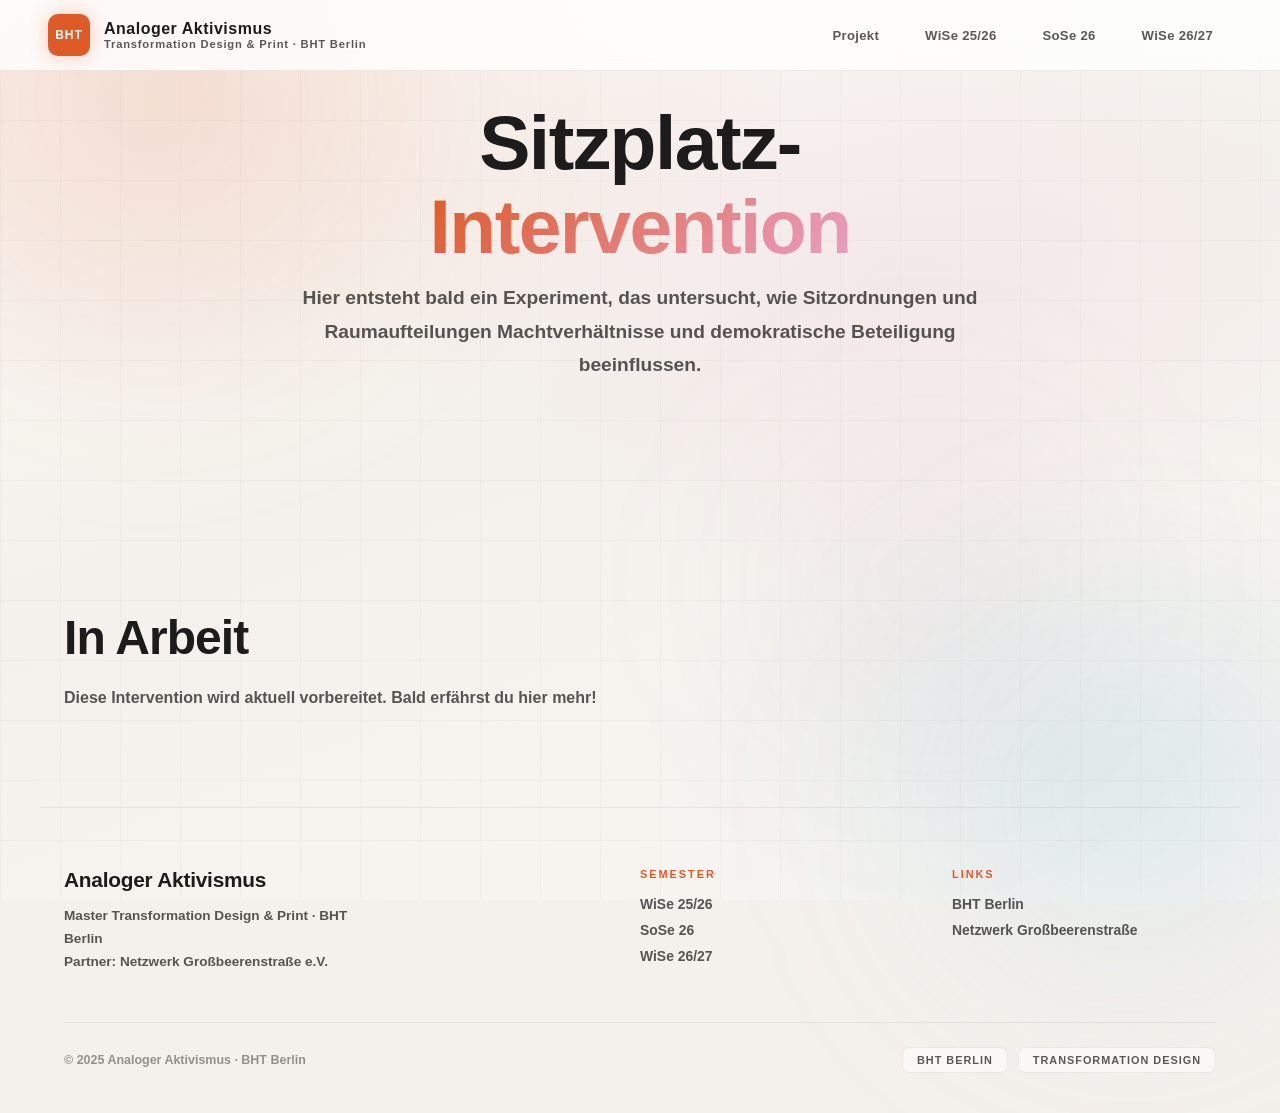
<file: sitzplatzintervention.html>
<!DOCTYPE html>
<html lang="de">
<head>
    <meta charset="UTF-8">
    <meta name="viewport" content="width=device-width, initial-scale=1.0">
    <title>Sitzplatzintervention | Analoger Aktivismus</title>
    <link rel="icon" type="image/ico" href="https://www.bht-berlin.de/favicon.ico">
    <link rel="stylesheet" href="style.css">
</head>
<body>
    <div class="scene"></div>
    <div class="orb orb-1"></div>
    <div class="orb orb-2"></div>
    <div class="orb orb-3"></div>

    <nav>
    <a class="nav-logo" href="index.html">
        <div class="nav-logo-mark">BHT</div>
        <div>
            <div class="nav-title">Analoger Aktivismus</div>
            <div class="nav-sub">Transformation Design &amp; Print · BHT Berlin</div>
        </div>
    </a>
    <button class="nav-toggle" id="navToggle" aria-label="Menü öffnen">
        <span></span><span></span><span></span>
    </button>
    <div class="nav-links" id="navLinks">
        <a href="index.html">Projekt</a>
        <a href="wise2526.html">WiSe 25/26</a>
        <a href="sose26.html">SoSe 26</a>
        <a href="wise2627.html">WiSe 26/27</a>
    </div>
</nav>

    <div class="hero" style="min-height:50vh; padding-top:100px;">
        <h1>Sitzplatz-<br><span>Intervention</span></h1>
        <p class="hero-sub">
            Hier entsteht bald ein Experiment, das untersucht, wie Sitzordnungen und 
            Raumaufteilungen Machtverhältnisse und demokratische Beteiligung beeinflussen.
        </p>
    </div>

    <section>
        <h2 class="section-title">In Arbeit</h2>
        <p style="color:var(--text-sub);">Diese Intervention wird aktuell vorbereitet. Bald erfährst du hier mehr!</p>
    </section>

    <footer>
        <div class="footer-grid">
            <div class="footer-brand">
                <h3>Analoger Aktivismus</h3>
                <p>Master Transformation Design &amp; Print · BHT Berlin<br>
                Partner: Netzwerk Großbeerenstraße e.V.</p>
            </div>
            <div class="footer-links">
                <h5>Semester</h5>
                <a href="wise2526.html">WiSe 25/26</a>
                <a href="sose26.html">SoSe 26</a>
                <a href="wise2627.html">WiSe 26/27</a>
            </div>
            <div class="footer-links">
                <h5>Links</h5>
                <a href="https://www.bht-berlin.de" target="_blank">BHT Berlin</a>
                <a href="https://www.netzwerk-grossbeerenstrasse.de" target="_blank">Netzwerk Großbeerenstraße</a>
            </div>
        </div>
        <div class="footer-bottom">
            <span>© 2025 Analoger Aktivismus · BHT Berlin</span>
            <div class="footer-bht">
                <div class="footer-bht-badge">BHT BERLIN</div>
                <div class="footer-bht-badge">TRANSFORMATION DESIGN</div>
            </div>
        </div>
    </footer>

    <script src="script.js"></script>
</body>
</html>
</file>
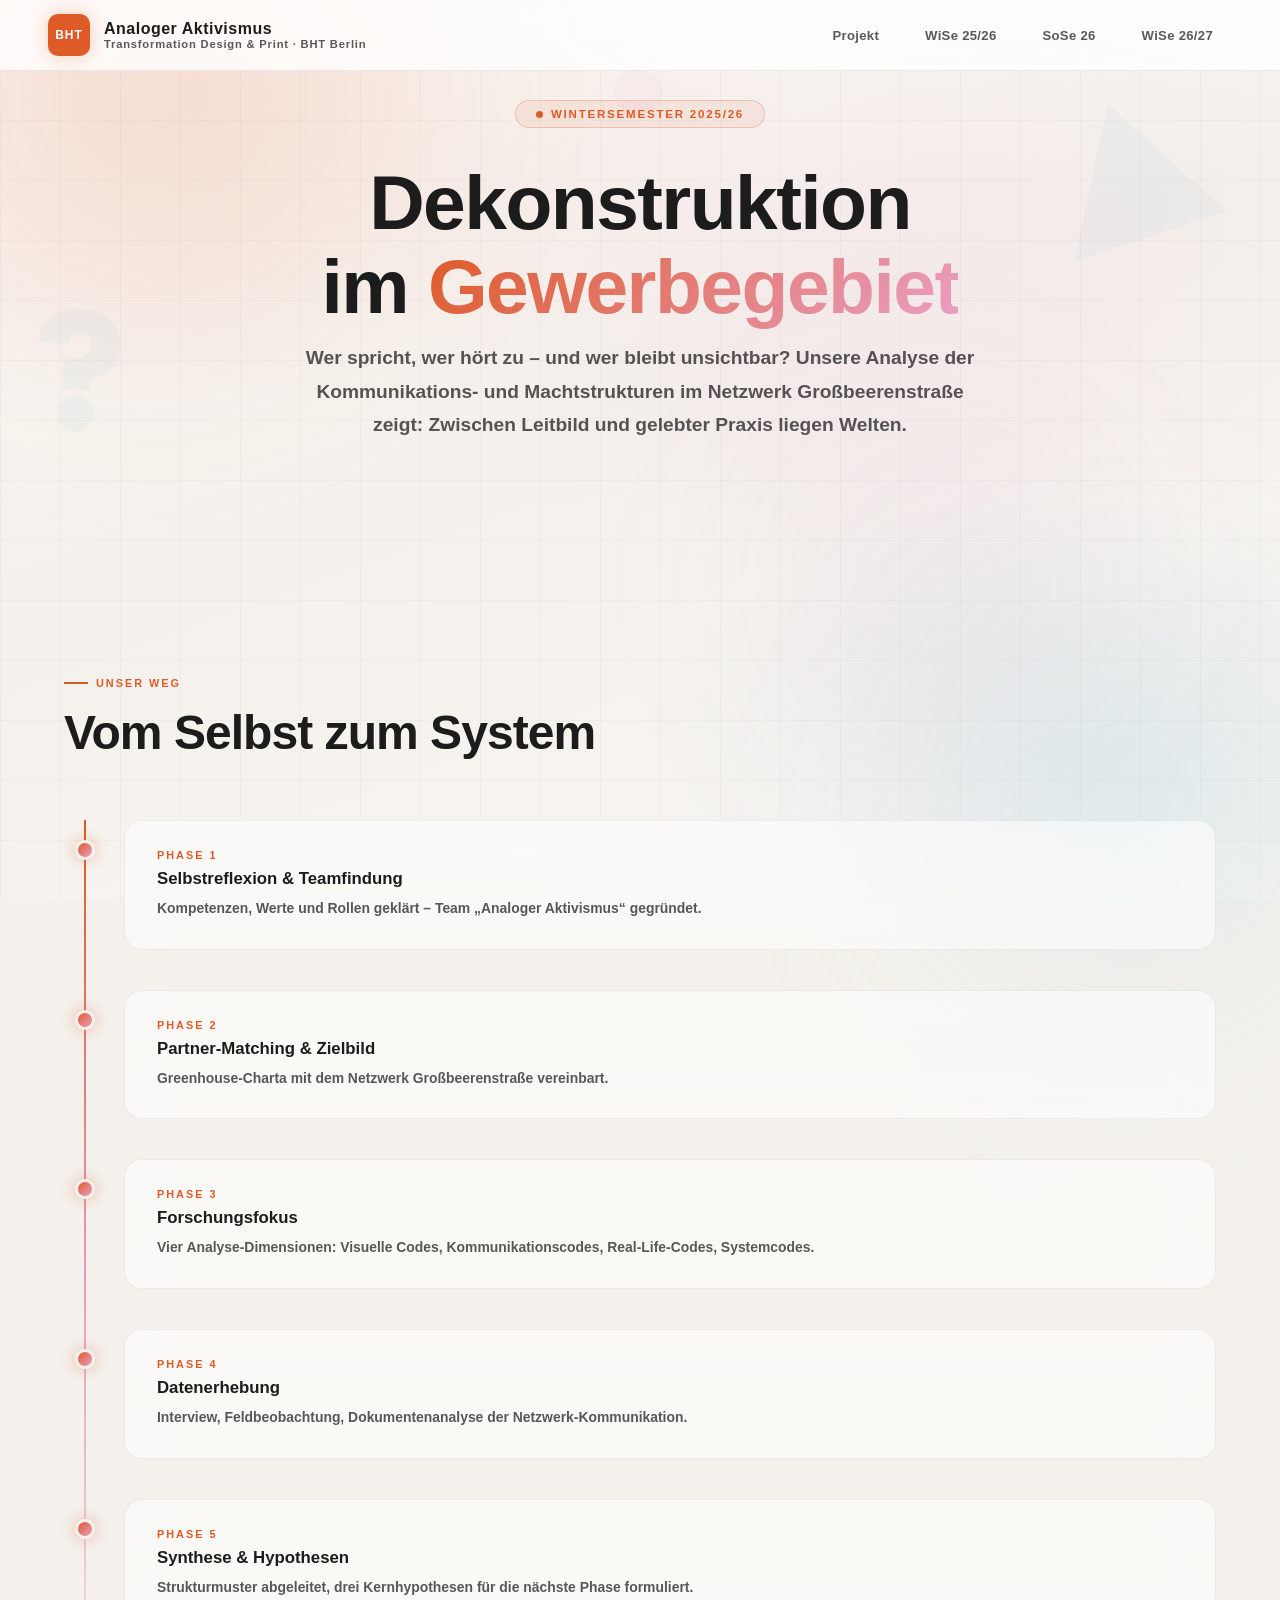
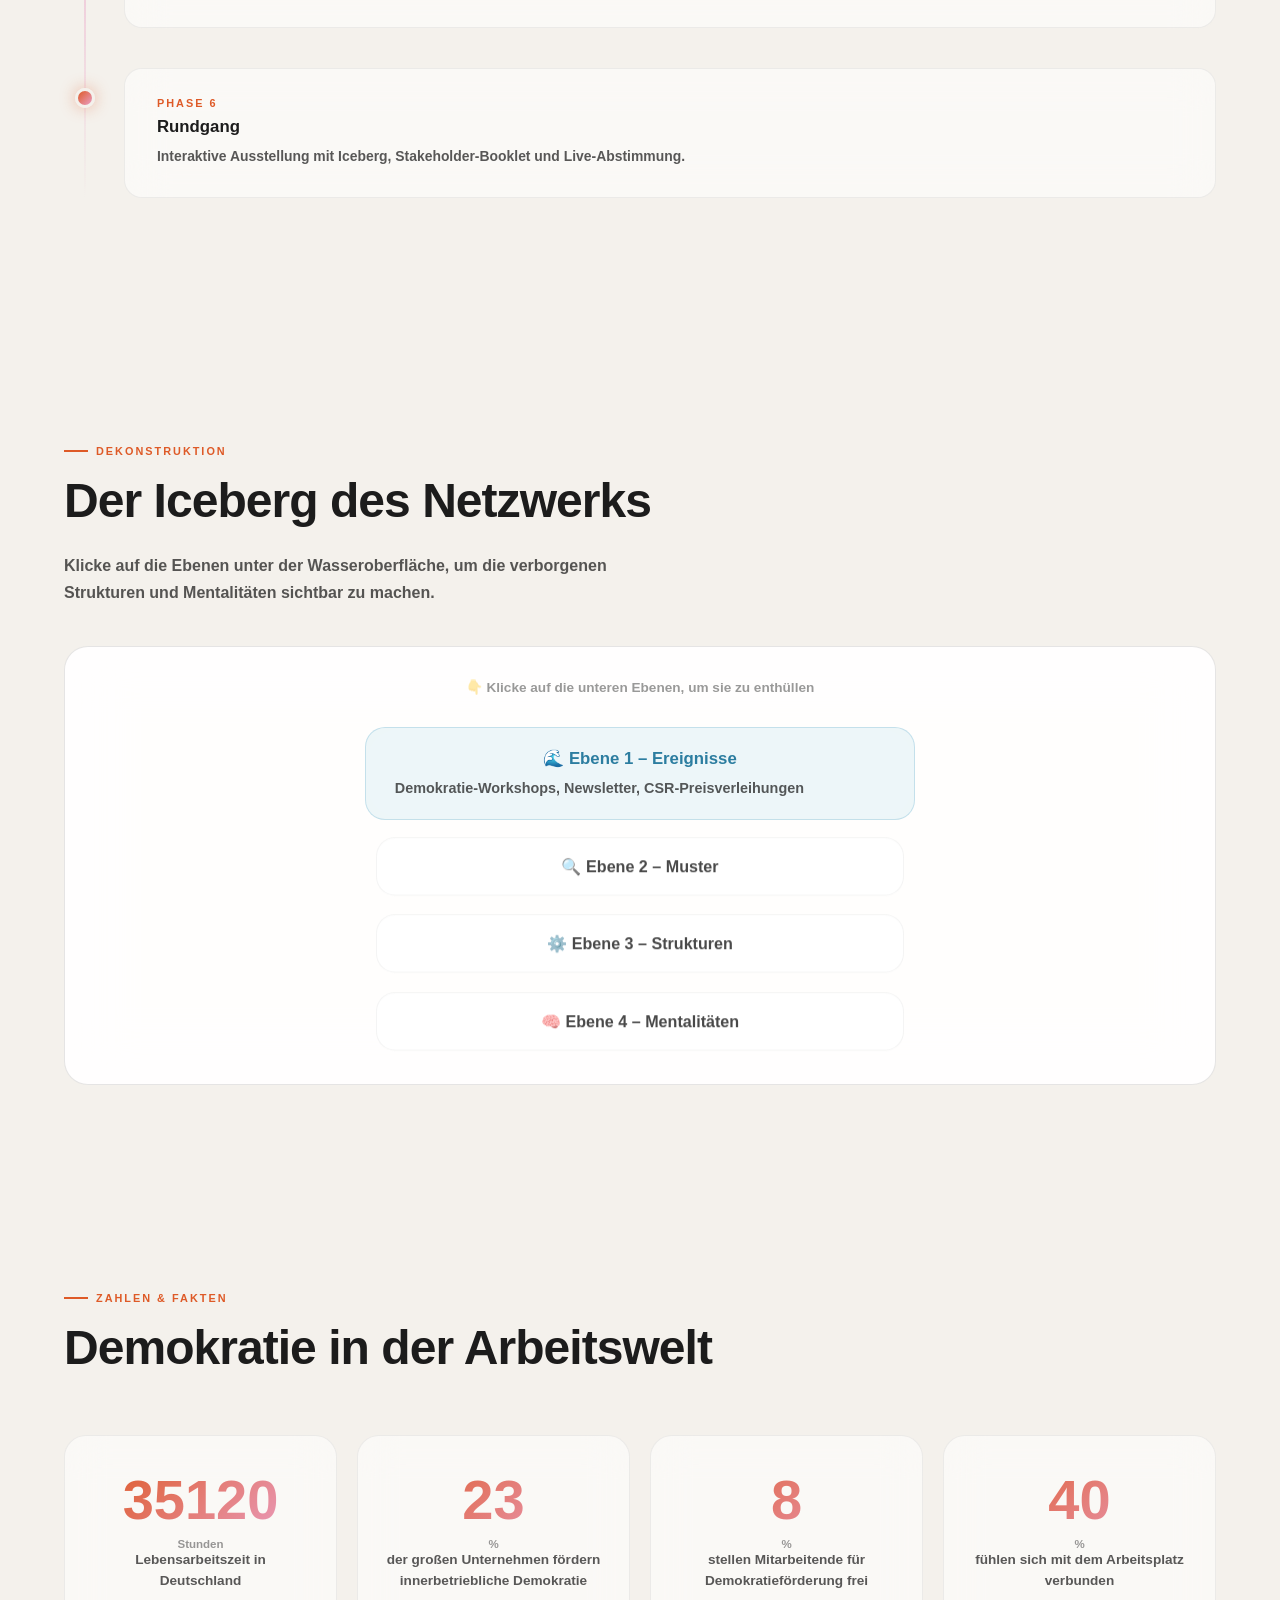
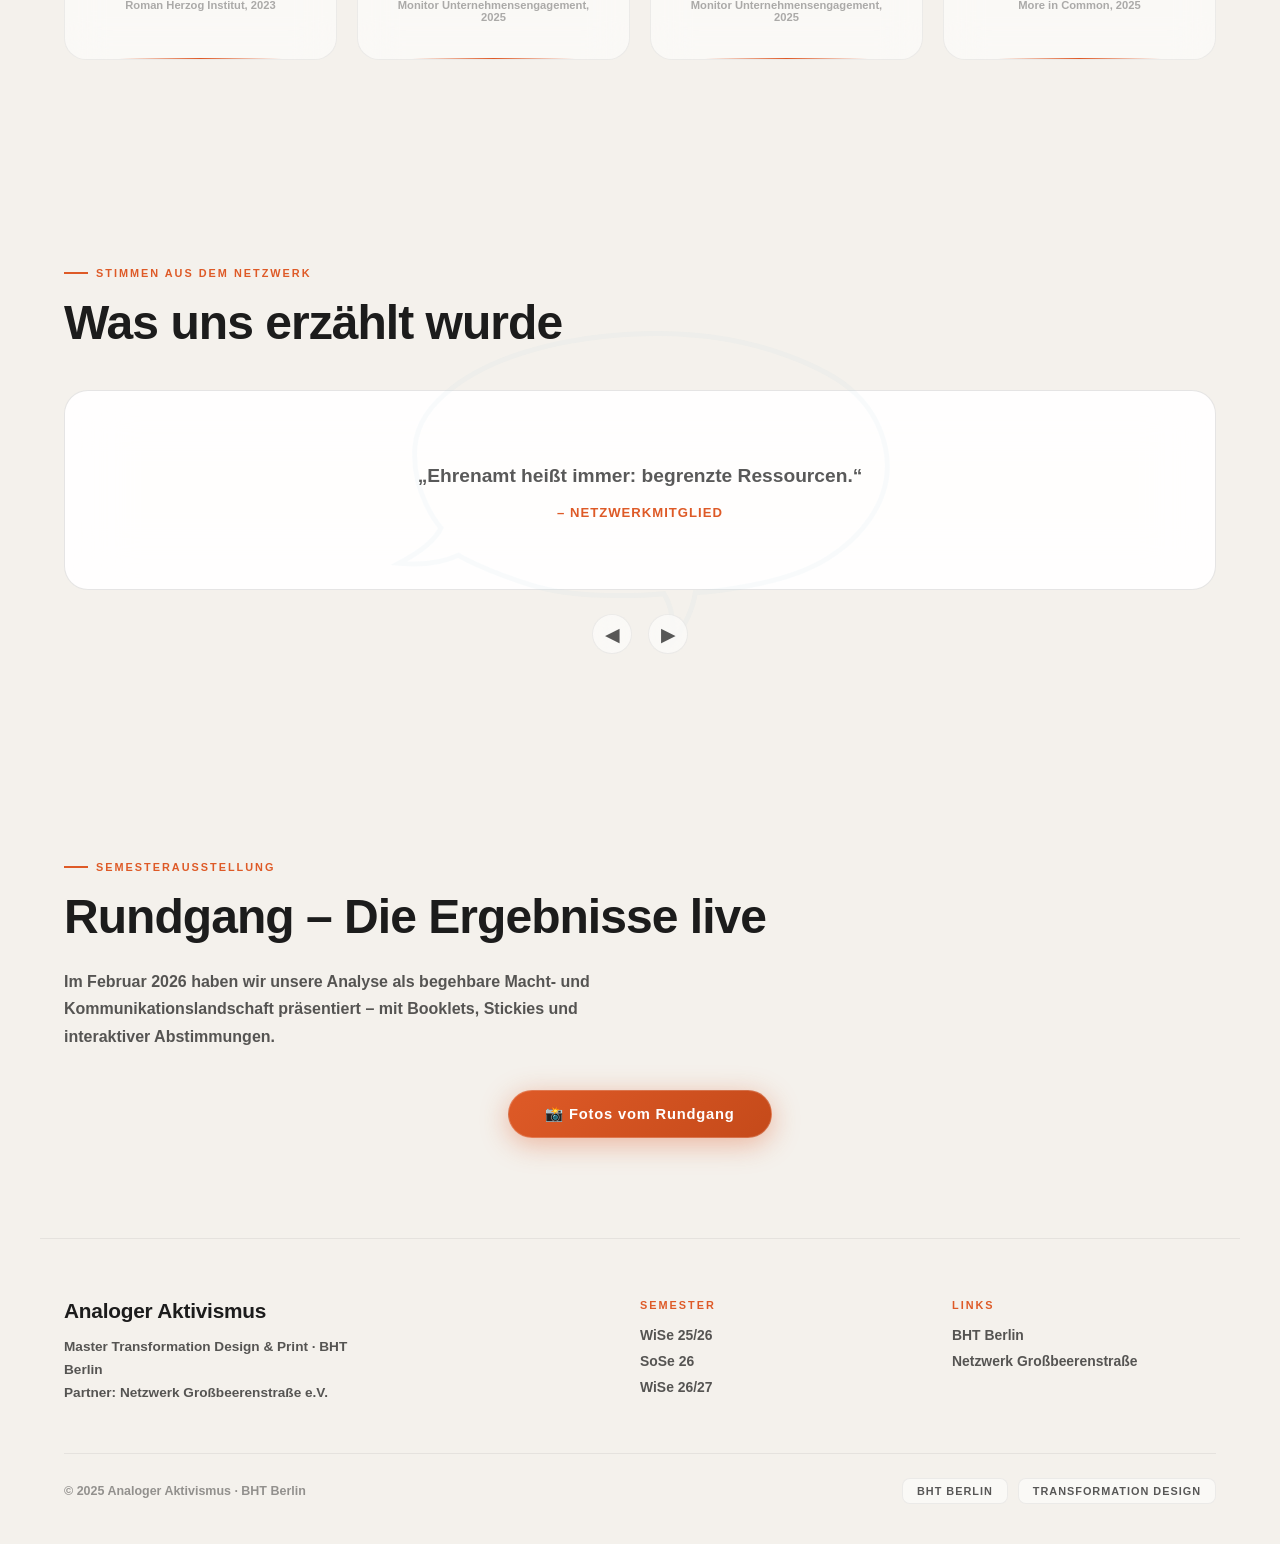
<file: wise2526.html>
<!DOCTYPE html>
<html lang="de">
<head>
    <meta charset="UTF-8">
    <meta name="viewport" content="width=device-width, initial-scale=1.0">
    <title>WiSe 25/26 – Dekonstruktion | Analoger Aktivismus</title>
    <link rel="icon" type="image/ico" href="https://www.bht-berlin.de/favicon.ico">
    <link rel="stylesheet" href="style.css">
</head>
<body>

    <!-- ═══ BHT SVG ILLUSTRATIONSSYSTEM ═══ -->
    <svg xmlns="http://www.w3.org/2000/svg" style="display:none" aria-hidden="true">

        <!-- Kategorie 1: Köpfe -->
        <symbol id="kopf-07" viewBox="0 0 129.54 151.81">
            <path fill="currentColor" d="M129.47,78.24c.4-5.03-.78-12.63-4.33-13.68-2.19-.65-4.78,1.36-6.57,3.16.96-22.28,2.53-28.28-1.68-37.46-2.86-6.22-6.64-10.11-8.97-12.47C92.68,2.35,64.32-5.9,40.1,4.93c-4.17,1.86-18.31,8.19-25.33,22.61-5.09,10.44-4.7,21.54-3.65,40.34-1.79-1.84-4.46-3.98-6.72-3.31-3.55,1.05-4.73,8.66-4.33,13.68.3,3.81,1.33,3.91,1.73,8.49.54,6.19-1.18,7.9.17,10.39,1.71,3.14,6.99,5.07,10.8,3.99-.55,11.25-2.44,13.75-.74,19.96,5.82,21.26,38.05,28.67,40.54,29.23,13.56,3.07,25.08.78,31.57-1.17,3.39-1.02,28.96-8.7,34.3-27.67,1.17-4.16.09-4.31-.36-20.1,3.62.38,7.96-1.45,9.48-4.24,1.36-2.49-.36-4.21.17-10.39.4-4.58,1.43-4.67,1.73-8.49"/>
        </symbol>
        <symbol id="kopf-08" viewBox="0 0 130.7 148.24">
            <path fill="currentColor" d="M129.97,78.27c-.94-4.18-2.48-5.6-3.52-6.26-1.39-.88-3.01-1.08-4.61-.93,7.87-25.32,8.2-32.68,4.9-40.25-6.74-15.5-24.07-21.41-35.83-25.41-7.86-2.68-34.58-11.78-59.99,2.08-5.51,3.01-16.66,9.09-22.5,21.66-2.47,5.32-4.42,12.75,1.97,39.39-2.15-.62-4.57-.8-6.56.42-3.15,1.94-3.52,6.37-3.75,9.06-.54,6.43.95,20.01,10.31,22.5,2.74.73,5.81.41,8.54-.71,5.53,18.89,9.59,29.47,16.15,35.16,13.03,11.31,34.49,17.45,53.32,10,8.66-3.43,14.53-16.4,22.49-40.04,3.11,1.19,6.64,1.39,9.65.42,10.23-3.3,11.21-19.04,9.41-27.08"/>
        </symbol>
        <symbol id="kopf-09" viewBox="0 0 112.17 169.53">
            <path fill="currentColor" d="M110.52,81.9c-1.46-.87-3.56-.16-5.36.81,3.59-26.34,2.48-56.66-19.38-72.44-18.22-13.15-48.06-14.17-65.49-.13C4.2,23.09,3.65,44.86,7.17,77.83c-1.95-1.09-4.23-1.88-5.83-.96-2.35,1.36-1.28,5.3.67,24.45.92,9.05,1.18,13.02,4.02,14.4,1.72.84,3.89.47,5.78-.39,3.48,24.58,8.32,43.77,24.05,51.21,15.63,7.39,32.91-1.14,34.36-1.88,17.86-9.14,23.44-28.83,27.75-46.53,1.23.75,2.72,1.3,4.18.94,2.16-.53,3.82-2.91,6.36-13.4,3.19-13.15,5.3-21.82,2.01-23.78"/>
        </symbol>
        <symbol id="kopf-10" viewBox="0 0 111.75 146.28">
            <path fill="currentColor" d="M4.64,40.33C6.79,34.84,18.03,6.11,44.49.82c26.01-5.21,50.73,15.43,60.95,35.83,13.46,26.87,1.99,53.78-3.35,66.31-4.47,10.48-15.22,35.71-39.18,41.86-3.06.79-11.56,2.86-21.43,0C15.43,137.29,6.92,103.34,3.97,91.57c-2.9-11.58-7.57-30.19.67-51.24"/>
        </symbol>
        <symbol id="kopf-11" viewBox="0 0 133.96 146.28">
            <path fill="currentColor" d="M130.13,64.89c-1.87-1.06-4.06-.86-5.81-.39.1-8.86-1.54-18.35-6.29-27.84C107.81,16.24,83.09-4.39,57.08.82,30.62,6.11,19.38,34.84,17.23,40.33c-2.87,7.34-4.17,14.38-4.53,20.93-.01,0-.02-.01-.03-.02-.71-.37-5.34-2.75-8.83-.78-5.88,3.32-3.37,16.11-2.86,18.71.76,3.87,2.81,14.28,8.83,15.33,2.47.43,4.93-.83,6.87-2.47,3.05,12.16,11.67,45.35,37.39,52.79,9.88,2.86,18.38.79,21.43,0,23.96-6.15,34.72-31.38,39.18-41.86.79-1.85,1.71-4.02,2.67-6.45,1.93,1.61,4.36,2.84,6.81,2.42,6.03-1.05,8.07-11.46,8.83-15.33.51-2.6,3.02-15.39-2.86-18.71"/>
        </symbol>
        <symbol id="kopf-12" viewBox="0 0 125.47 165.64">
            <path fill="currentColor" d="M0,58.15c.42-5.99,2.5-24.51,17.19-39.74C39.38-4.59,70.85.1,76.13.99c1.91.32,37.57,6.87,47.78,33.49,1.63,4.26,1.8,6.9,1.34,28.13-1.17,54.56-2.71,59.47-4.91,64.3-2.37,5.18-11.64,24.64-33.94,33.94-4.06,1.69-24.93,9.87-47.78,0-1.22-.53-22.88-10.27-32.15-33.04-3-7.38-3.83-20.5-5.36-46.44-.57-9.71-.91-17.74-1.12-23.22"/>
        </symbol>
        <symbol id="kopf-13" viewBox="0 0 109.2 151.81">
            <path fill="currentColor" d="M4.3,27.53C11.33,13.11,25.47,6.79,29.64,4.93c24.22-10.83,52.58-2.58,67.82,12.86,2.33,2.36,6.11,6.25,8.96,12.47,4.41,9.59,2.49,15.7,1.56,40.54-.37,9.73-.68,18.2-.39,29.62.43,16.75,1.58,16.8.39,21.05-5.34,18.98-30.91,26.65-34.3,27.67-6.49,1.95-18.01,4.24-31.57,1.17-2.49-.56-34.71-7.97-40.54-29.23-2.17-7.94,1.52-9.81.78-31.57-.32-9.37-1.02-9.59-1.56-19.1-1.15-20.36-1.8-31.98,3.51-42.87"/>
        </symbol>

        <!-- Kategorie 2: Sprechblasen -->
        <symbol id="sprechblase-26" viewBox="0 0 330.77 210.51">
            <path fill="none" stroke="currentColor" stroke-width="3.3" stroke-miterlimit="10"
                  d="M5.72,153.78c14.55,1.37,27.9.06,39.4-5.35,0,0,15.62,9.81,49.37,20.14,33.75,10.34,86.75,5.3,86.75,5.3,5.56,9.06,6.76,19.82,5.73,31.47,8.31-10.15,13.36-20.85,15.04-32.13,0,0,48.5-2.81,78.35-17.63,29.85-14.82,54.92-44.28,47.4-78.76-7.52-34.48-34.81-49.5-64.28-60.4-72.08-26.65-147.78-10.9-176.79-1.53S19.35,44.58,16.48,76.14c-2.86,31.56,17.18,54.21,17.18,54.21-3.79,8.24-13.66,16-27.94,23.43Z"/>
        </symbol>
        <symbol id="sprechblase-27" viewBox="0 0 316.79 157.39">
            <path fill="none" stroke="currentColor" stroke-width="3.3" stroke-miterlimit="10"
                  d="M283.03,125.32s21.73-17.76,29.33-37.54c7.49-19.52-.62-41.04-18.6-57.89-17.98-16.85-52.25-22.79-81.97-24.97C182.07,2.74,120.72-.07,88.14,3.02c-32.58,3.09-55.58,13.56-67.21,24.62C9.3,38.7-.33,56,2,76.32c3.35,29.21,23.71,43.25,40.52,51.93,16.81,8.68,36.04,15.75,101.05,15.1,62.88-.62,113.5-7.04,113.5-7.04,14.74,13.81,31.26,19.1,48.83,19.36-12.89-10.06-22.71-20.15-22.88-30.35Z"/>
        </symbol>
        <symbol id="sprechblase-28" viewBox="0 0 314.94 197.79">
            <path fill="none" stroke="currentColor" stroke-width="3.3" stroke-miterlimit="10"
                  d="M80.76,157.68s49.93,3.46,77.39,4.15c27.46.69,71.76-2.99,93.49-8.74,21.73-5.75,53.61-23.91,59.82-51.05,6.21-27.13-3.9-53.52-22.49-68.84-18.59-15.32-49.15-30-102.65-31.4-53.49-1.4-95.28,6.65-120.12,14.93-24.84,8.28-49.43,26.44-56.84,42.54s-14.09,47.6,3.11,68.75c17.19,21.15,38.91,28.27,38.91,28.27,5.07,16.36,13.62,28.22,24.36,37.25-2.69-14.38-2.16-27,5.01-35.87Z"/>
        </symbol>
        <symbol id="sprechblase-29" viewBox="0 0 192.27 177.46">
            <path fill="none" stroke="currentColor" stroke-width="3.3" stroke-miterlimit="10"
                  d="M122.72,173.49c6.9-4.74,12.13-11.99,14.19-24.05,0,0,20.69-3.39,33.05-11.51,13.73-9.01,17.97-28.22,19.91-49.84,2.08-23.23.19-40.92-10.69-57.15-12.01-17.93-42.24-25.58-62.66-27.97S51.59-.28,26.62,15.92C1.65,32.11,1.65,61.93,1.65,73.71s2.27,51.9,25.68,65.15c23.41,13.25,39.73,11.04,52.73,12.02,13.01.98,39.82-1.93,39.82-1.93,3.96,8.92,5,17.13,2.84,24.54Z"/>
        </symbol>
        <symbol id="sprechblase-30" viewBox="0 0 193.3 184.73">
            <path fill="none" stroke="currentColor" stroke-width="3.3" stroke-miterlimit="10"
                  d="M144.76,3.95c1.46,11.39-1.89,17.72-7.37,21.81,0,0-16.16-6.5-45.64-7.16-29.48-.66-66.12,14.54-79.84,42.52-13.72,27.98-13.31,55.96-1.02,81.08,12.28,25.12,41.39,35.26,59.2,38.56,17.81,3.31,69.09,7.62,99.46-22.7,23.99-23.95,24.57-57.72,19.65-84.38-4.91-26.66-32.96-43.62-32.96-43.62-1.54-9.71-3.99-19.9-11.47-26.11Z"/>
        </symbol>

        <!-- Kategorie 3: BHT Formen -->
        <symbol id="form-rechteck" viewBox="0 0 196.44 250">
            <rect fill="currentColor" x="41.1" y="0" width="155.34" height="155.85"/>
            <line stroke="currentColor" stroke-width="0.79" fill="none" opacity="0.4"
                  x1=".28" y1="249.72" x2="173.72" y2="76.28"/>
        </symbol>
        <symbol id="form-hexagon" viewBox="0 0 290.66 327.09">
            <polygon fill="currentColor"
                     points="0 171.24 32.94 294.15 155.85 327.09 245.83 237.11 212.9 114.19 89.98 81.26 0 171.24"/>
            <line stroke="currentColor" stroke-width="1.13" fill="none" opacity="0.4"
                  x1="109.22" y1="181.43" x2="290.26" y2=".4"/>
        </symbol>
        <symbol id="form-kreis" viewBox="0 0 292.24 250">
            <path fill="currentColor"
                  d="M118.31,250c65.34,0,118.31-52.17,118.31-116.54S183.64,16.93,118.31,16.93,0,69.1,0,133.46s52.97,116.54,118.31,116.54"/>
            <line stroke="currentColor" stroke-width="1.16" fill="none" opacity="0.4"
                  x1="95.2" y1="197.04" x2="291.83" y2=".41"/>
        </symbol>
        <symbol id="form-dreieck" viewBox="0 0 221.87 197.79">
            <polygon fill="currentColor"
                     points="50.58 0 50.58 197.79 221.87 98.89 221.87 98.89 50.58 0"/>
            <line stroke="currentColor" stroke-width="0.91" fill="none" opacity="0.4"
                  x1=".32" y1="190.44" x2="118.88" y2="71.88"/>
        </symbol>

        <!-- Kategorie 4: Gestaltungselemente -->
        <symbol id="element-fragezeichen" viewBox="0 0 119.03 176.74">
            <path fill="currentColor" d="M17.12,109.23l14.13-42.03c1.63.87,3.12,1.65,4.49,2.35,1.36.7,2.69,1.26,3.99,1.7,3.88,1.31,7.73,2,11.54,2.08s7.29-.39,10.43-1.41c3.14-1.02,5.88-2.62,8.21-4.8,2.33-2.18,4.03-4.84,5.09-8.01,1.45-4.31,1.27-8.53-.54-12.66-1.81-4.13-5.16-7.01-10.05-8.66-4.46-1.5-8.52-1.18-12.19.94-3.67,2.12-6.33,5.63-7.97,10.51L1.35,34.82c2.47-7.33,6.19-13.55,11.2-18.67,5-5.12,10.88-9.06,17.65-11.82C36.96,1.57,44.32.13,52.28,0c7.96-.12,16.1,1.22,24.44,4.02,8.48,2.85,15.73,6.85,21.76,11.99,6.03,5.15,10.76,10.93,14.19,17.37,3.43,6.43,5.48,13.2,6.13,20.3.65,7.1-.13,13.95-2.35,20.56-7.25,21.56-25.4,32.49-54.45,32.79l-5.22,15.52-39.66-13.34ZM1.43,141.62c1.16-3.45,2.91-6.5,5.24-9.15,2.33-2.65,5.03-4.75,8.11-6.27,3.07-1.52,6.37-2.42,9.9-2.67,3.52-.25,7.01.2,10.46,1.36,3.45,1.16,6.5,2.9,9.15,5.24,2.65,2.33,4.74,5.04,6.27,8.11,1.52,3.07,2.42,6.37,2.67,9.9.25,3.53-.2,7.01-1.36,10.46-1.16,3.45-2.91,6.5-5.24,9.16-2.33,2.66-5.04,4.75-8.11,6.27-3.07,1.53-6.37,2.42-9.9,2.67-3.53.25-7.01-.2-10.46-1.36-3.45-1.16-6.5-2.91-9.15-5.24-2.66-2.33-4.75-5.03-6.27-8.11-1.53-3.07-2.42-6.37-2.67-9.9-.25-3.52.2-7.01,1.36-10.46"/>
        </symbol>
        <symbol id="element-ausrufezeichen" viewBox="0 0 61.82 204.75">
            <path fill="currentColor" d="M0,173.84c0-4.23.79-8.23,2.38-12.02,1.59-3.79,3.79-7.09,6.6-9.91,2.82-2.82,6.12-5.02,9.91-6.6,3.79-1.59,7.79-2.38,12.02-2.38s8.23.79,12.02,2.38c3.78,1.59,7.09,3.79,9.91,6.6,2.82,2.82,5.02,6.12,6.61,9.91,1.58,3.79,2.38,7.79,2.38,12.02s-.79,8.24-2.38,12.02c-1.59,3.79-3.79,7.1-6.61,9.91-2.82,2.82-6.12,5.02-9.91,6.6-3.79,1.58-7.79,2.38-12.02,2.38s-8.24-.8-12.02-2.38c-3.79-1.58-7.09-3.78-9.91-6.6-2.82-2.81-5.02-6.12-6.6-9.91-1.58-3.78-2.38-7.79-2.38-12.02M6.08,0h49.67v131.57H6.08V0Z"/>
        </symbol>

    </svg>

    <div class="scene"></div>
    <div class="orb orb-1"></div>
    <div class="orb orb-2"></div>
    <div class="orb orb-3"></div>

    <nav>
    <a class="nav-logo" href="index.html">
        <div class="nav-logo-mark">BHT</div>
        <div>
            <div class="nav-title">Analoger Aktivismus</div>
            <div class="nav-sub">Transformation Design &amp; Print · BHT Berlin</div>
        </div>
    </a>
    <button class="nav-toggle" id="navToggle" aria-label="Menü öffnen">
        <span></span><span></span><span></span>
    </button>
    <div class="nav-links" id="navLinks">
        <a href="index.html">Projekt</a>
        <a href="wise2526.html">WiSe 25/26</a>
        <a href="sose26.html">SoSe 26</a>
        <a href="wise2627.html">WiSe 26/27</a>
    </div>
</nav>

    <!-- Hero -->
    <div class="hero" style="min-height:50vh; padding-top:100px;">

        <!-- Dekorative SVGs im Hintergrund -->
        <div class="hero-deco" aria-hidden="true">
            <svg class="bht-form bht-teal deco-1" width="160" height="160">
                <use href="#form-dreieck"/>
            </svg>
            <svg class="bht-element bht-blue-pale deco-2" width="100" height="150">
                <use href="#element-fragezeichen"/>
            </svg>
            <svg class="bht-form bht-magenta deco-3" width="130" height="130">
                <use href="#form-kreis"/>
            </svg>
        </div>

        <div class="hero-badge">
            <span class="hero-badge-dot"></span>
            Wintersemester 2025/26
        </div>
        <h1>Dekonstruktion<br>im <span>Gewerbegebiet</span></h1>
        <p class="hero-sub">
            Wer spricht, wer hört zu – und wer bleibt unsichtbar? Unsere Analyse der
            Kommunikations- und Machtstrukturen im Netzwerk Großbeerenstraße zeigt:
            Zwischen Leitbild und gelebter Praxis liegen Welten.
        </p>
    </div>

    <!-- Prozess -->
    <section>
        <div class="section-tag">Unser Weg</div>
        <h2 class="section-title reveal">Vom Selbst zum System</h2>
        <div class="timeline">
            <div class="tl-item reveal">
                <div class="tl-dot"></div>
                <div class="tl-card">
                    <div class="tl-date">Phase 1</div>
                    <h4>Selbstreflexion & Teamfindung</h4>
                    <p>Kompetenzen, Werte und Rollen geklärt – Team „Analoger Aktivismus“ gegründet.</p>
                </div>
            </div>
            <div class="tl-item reveal">
                <div class="tl-dot"></div>
                <div class="tl-card">
                    <div class="tl-date">Phase 2</div>
                    <h4>Partner-Matching & Zielbild</h4>
                    <p>Greenhouse-Charta mit dem Netzwerk Großbeerenstraße vereinbart.</p>
                </div>
            </div>
            <div class="tl-item reveal">
                <div class="tl-dot"></div>
                <div class="tl-card">
                    <div class="tl-date">Phase 3</div>
                    <h4>Forschungsfokus</h4>
                    <p>Vier Analyse-Dimensionen: Visuelle Codes, Kommunikationscodes, Real-Life-Codes, Systemcodes.</p>
                </div>
            </div>
            <div class="tl-item reveal">
                <div class="tl-dot"></div>
                <div class="tl-card">
                    <div class="tl-date">Phase 4</div>
                    <h4>Datenerhebung</h4>
                    <p>Interview, Feldbeobachtung, Dokumentenanalyse der Netzwerk-Kommunikation.</p>
                </div>
            </div>
            <div class="tl-item reveal">
                <div class="tl-dot"></div>
                <div class="tl-card">
                    <div class="tl-date">Phase 5</div>
                    <h4>Synthese & Hypothesen</h4>
                    <p>Strukturmuster abgeleitet, drei Kernhypothesen für die nächste Phase formuliert.</p>
                </div>
            </div>
            <div class="tl-item reveal">
                <div class="tl-dot"></div>
                <div class="tl-card">
                    <div class="tl-date">Phase 6</div>
                    <h4>Rundgang</h4>
                    <p>Interaktive Ausstellung mit Iceberg, Stakeholder-Booklet und Live-Abstimmung.</p>
                </div>
            </div>
        </div>
    </section>

    <!-- Iceberg -->
    <section id="dekonstruktion">
        <div class="section-tag">Dekonstruktion</div>
        <h2 class="section-title reveal">Der Iceberg des Netzwerks</h2>
        <p class="reveal" style="color:var(--text-sub);max-width:600px;line-height:1.7;margin-bottom:2rem;">
            Klicke auf die Ebenen unter der Wasseroberfläche, um die verborgenen Strukturen und Mentalitäten sichtbar zu machen.
        </p>
        <div class="iceberg-container glass-strong">
            <p class="iceberg-instruction">👇 Klicke auf die unteren Ebenen, um sie zu enthüllen</p>
            <div class="iceberg-visual">
                <div class="iceberg-level iceberg-tip" data-level="1" style="cursor:default;">
                    <h4>🌊 Ebene 1 – Ereignisse</h4>
                    <p class="level-detail" style="max-height:200px;opacity:1;margin-top:0.5rem;">Demokratie-Workshops, Newsletter, CSR-Preisverleihungen</p>
                </div>
                <div class="iceberg-level" data-level="2">
                    <h4>🔍 Ebene 2 – Muster</h4>
                    <div class="level-detail">
                        <p>Kommunikation fokussiert auf Geschäftsführungen. Demokratie wird projektbezogen gedacht, nicht im Alltag verankert.</p>
                    </div>
                </div>
                <div class="iceberg-level" data-level="3">
                    <h4>⚙️ Ebene 3 – Strukturen</h4>
                    <div class="level-detail">
                        <p>Ehrenamtlicher Vorstand, eine Hilfskraft, projektfinanzierte Kommunikationsstelle. Förderlogik bestimmt die Sichtbarkeit.</p>
                    </div>
                </div>
                <div class="iceberg-level" data-level="4">
                    <h4>🧠 Ebene 4 – Mentalitäten</h4>
                    <div class="level-detail">
                        <p>„Politik gehört nicht ins Unternehmen", „Demokratie ist Event, nicht Alltag". Diese unsichtbaren Glaubenssätze stabilisieren das System.</p>
                    </div>
                </div>
            </div>
        </div>
    </section>

    <!-- Zahlen -->
    <section>
        <div class="section-tag">Zahlen & Fakten</div>
        <h2 class="section-title reveal">Demokratie in der Arbeitswelt</h2>
        <div class="stats-grid">
            <div class="stat-card reveal">
                <div class="stat-num" data-target="52662">0</div>
                <div class="stat-context">Stunden</div>
                <div class="stat-label">Lebensarbeitszeit in Deutschland</div>
                <div class="stat-source">Roman Herzog Institut, 2023</div>
            </div>
            <div class="stat-card reveal">
                <div class="stat-num" data-target="23">0</div>
                <div class="stat-context">%</div>
                <div class="stat-label">der großen Unternehmen fördern innerbetriebliche Demokratie</div>
                <div class="stat-source">Monitor Unternehmensengagement, 2025</div>
            </div>
            <div class="stat-card reveal">
                <div class="stat-num" data-target="8">0</div>
                <div class="stat-context">%</div>
                <div class="stat-label">stellen Mitarbeitende für Demokratieförderung frei</div>
                <div class="stat-source">Monitor Unternehmensengagement, 2025</div>
            </div>
            <div class="stat-card reveal">
                <div class="stat-num" data-target="49">0</div>
                <div class="stat-context">%</div>
                <div class="stat-label">fühlen sich mit dem Arbeitsplatz verbunden</div>
                <div class="stat-source">More in Common, 2025</div>
            </div>
        </div>
    </section>

    <!-- Zitate -->
    <section>
        <div class="section-tag">Stimmen aus dem Netzwerk</div>
        <h2 class="section-title reveal">Was uns erzählt wurde</h2>
        <div class="quote-carousel glass-strong" id="quoteCarousel">
            <!-- Sprechblase als Hintergrund -->
            <div class="quote-carousel-bubble" aria-hidden="true">
                <svg class="bht-bubble bht-blue-pale" width="500" height="318">
                    <use href="#sprechblase-26"/>
                </svg>
            </div>

            <div class="quote-slide active">
                <p class="quote-text">„Ehrenamt heißt immer: begrenzte Ressourcen.“</p>
                <p class="quote-author">– Netzwerkmitglied</p>
            </div>
            <div class="quote-slide">
                <p class="quote-text">„Nichts zu sagen, ist auch schon politisch.“</p>
                <p class="quote-author">– Netzwerkmitglied</p>
            </div>
            <div class="quote-slide">
                <p class="quote-text">„Wir müssen Demokratie-Werbung für die machen, die anti Demokratie sind.“</p>
                <p class="quote-author">– Vorstand Netzwerk</p>
            </div>
        </div>
        <div class="quote-nav">
            <button id="quotePrev">◀</button>
            <button id="quoteNext">▶</button>
        </div>
    </section>

    <!-- Rundgang -->
    <section id="rundgang">
        <div class="section-tag">Semesterausstellung</div>
        <h2 class="section-title reveal">Rundgang – Die Ergebnisse live</h2>
        <p class="reveal" style="color:var(--text-sub);max-width:600px;line-height:1.7;margin-bottom:2rem;">
            Im Februar 2026 haben wir unsere Analyse als begehbare Macht- und Kommunikationslandschaft
            präsentiert – mit Booklets, Stickies und interaktiver Abstimmungen.
        </p>
        <div class="vote-btn-row reveal">
            <a href="https://drive.google.com/drive/folders/1CJVtRLREiCTHHH6yMF1qn1YMXbVFQUBs?usp=sharing" class="btn-primary" target="_blank">📸 Fotos vom Rundgang</a>
        </div>
    </section>

    <footer>
        <div class="footer-grid">
            <div class="footer-brand">
                <h3>Analoger Aktivismus</h3>
                <p>Master Transformation Design &amp; Print · BHT Berlin<br>
                Partner: Netzwerk Großbeerenstraße e.V.</p>
            </div>
            <div class="footer-links">
                <h5>Semester</h5>
                <a href="wise2526.html">WiSe 25/26</a>
                <a href="sose26.html">SoSe 26</a>
                <a href="wise2627.html">WiSe 26/27</a>
            </div>
            <div class="footer-links">
                <h5>Links</h5>
                <a href="https://www.bht-berlin.de" target="_blank">BHT Berlin</a>
                <a href="https://www.netzwerk-grossbeerenstrasse.de" target="_blank">Netzwerk Großbeerenstraße</a>
            </div>
        </div>
        <div class="footer-bottom">
            <span>© 2025 Analoger Aktivismus · BHT Berlin</span>
            <div class="footer-bht">
                <div class="footer-bht-badge">BHT BERLIN</div>
                <div class="footer-bht-badge">TRANSFORMATION DESIGN</div>
            </div>
        </div>
    </footer>

    <script src="script.js"></script>
</body>
</html>
</file>
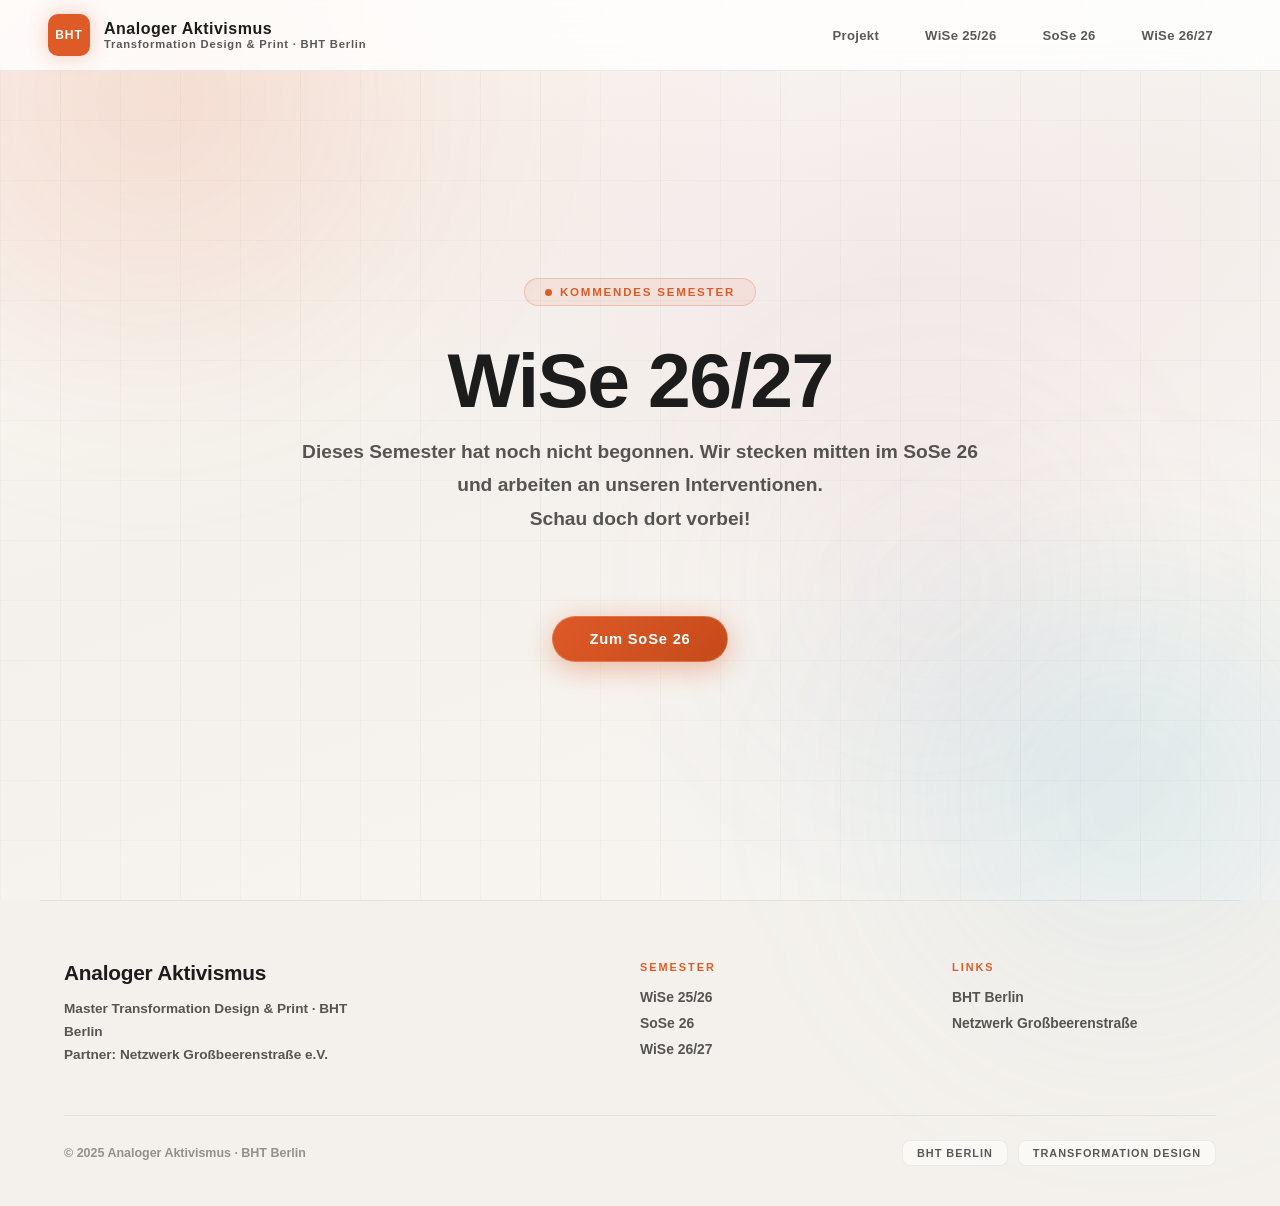
<file: wise2627.html>
<!DOCTYPE html>
<html lang="de">
<head>
    <meta charset="UTF-8">
    <meta name="viewport" content="width=device-width, initial-scale=1.0">
    <title>WiSe 26/27 – Ausblick | Analoger Aktivismus</title>
    <link rel="icon" type="image/ico" href="https://www.bht-berlin.de/favicon.ico">
    <link rel="stylesheet" href="style.css">
</head>
<body>
    <div class="scene"></div>
    <div class="orb orb-1"></div>
    <div class="orb orb-2"></div>
    <div class="orb orb-3"></div>

    <nav>
    <a class="nav-logo" href="index.html">
        <div class="nav-logo-mark">BHT</div>
        <div>
            <div class="nav-title">Analoger Aktivismus</div>
            <div class="nav-sub">Transformation Design &amp; Print · BHT Berlin</div>
        </div>
    </a>
    <button class="nav-toggle" id="navToggle" aria-label="Menü öffnen">
        <span></span><span></span><span></span>
    </button>
    <div class="nav-links" id="navLinks">
        <a href="index.html">Projekt</a>
        <a href="wise2526.html">WiSe 25/26</a>
        <a href="sose26.html">SoSe 26</a>
        <a href="wise2627.html">WiSe 26/27</a>
    </div>
</nav>

    <div class="hero">
        <div class="hero-badge">
            <span class="hero-badge-dot"></span>
            Kommendes Semester
        </div>
        <h1>WiSe 26/27</h1>
        <p class="hero-sub">
            Dieses Semester hat noch nicht begonnen. Wir stecken mitten im SoSe 26 
            und arbeiten an unseren Interventionen.<br>
            Schau doch dort vorbei!
        </p>
        <a href="sose26.html" class="btn-primary" style="display:inline-block; margin-top:2rem;">Zum SoSe 26</a>
    </div>

    <footer>
        <div class="footer-grid">
            <div class="footer-brand">
                <h3>Analoger Aktivismus</h3>
                <p>Master Transformation Design &amp; Print · BHT Berlin<br>
                Partner: Netzwerk Großbeerenstraße e.V.</p>
            </div>
            <div class="footer-links">
                <h5>Semester</h5>
                <a href="wise2526.html">WiSe 25/26</a>
                <a href="sose26.html">SoSe 26</a>
                <a href="wise2627.html">WiSe 26/27</a>
            </div>
            <div class="footer-links">
                <h5>Links</h5>
                <a href="https://www.bht-berlin.de" target="_blank">BHT Berlin</a>
                <a href="https://www.netzwerk-grossbeerenstrasse.de" target="_blank">Netzwerk Großbeerenstraße</a>
            </div>
        </div>
        <div class="footer-bottom">
            <span>© 2025 Analoger Aktivismus · BHT Berlin</span>
            <div class="footer-bht">
                <div class="footer-bht-badge">BHT BERLIN</div>
                <div class="footer-bht-badge">TRANSFORMATION DESIGN</div>
            </div>
        </div>
    </footer>

    <script src="script.js"></script>
</body>
</html>
</file>
<file: style.css>
/* ══════════════════════════════════════════════════════════════════
   ANALOGER AKTIVISMUS – NEUES FREUNDLICHES CORPORATE DESIGN
   Master Transformation Design & Print · Berliner Hochschule für Technik
   ══════════════════════════════════════════════════════════════════

   SCHRIFTEN / TYPOGRAPHY
   ──────────────────────
   Brevia Black   → Überschriften, Labels, Badges
   Open Sans Semibold → Fließtext, Navigation, Buttons
   Fallback-Stack: 'Helvetica Neue', 'Arial', sans-serif

   FARBEN / FRISCHE CORPORATE PALETTE
   ─────────────────────────────────
   --primary       #DE5A27   Kräftiges Orange
   --secondary     #DB8B68   Warmes Pfirsich
   --accent-rosa   #EA9FC5   Zartes Rosa
   --accent-blau   #88C1D8   Klares Himmelblau
   --accent-lila   #B488BC   Sanftes Violett
   --accent-gruen  #CEE1A7   Frisches Pastellgrün
   --rosa-on-primary #E66FA8 Spezialkontrast für Rosa auf Orange

   ══════════════════════════════════════════════════════════════════
   BHT SVG ILLUSTRATIONSSYSTEM / SVG ILLUSTRATION SYSTEM
   ══════════════════════════════════════════════════════════════════

   Diesen Block einmalig am Anfang von <body> einfügen:
   Insert once at the top of <body>:

   <svg xmlns="http://www.w3.org/2000/svg" style="display:none" aria-hidden="true">

     ┌─────────────────────────────────────────────────────────────┐
     │  KATEGORIE 1: KÖPFE (Kopfsilhouetten / Head Silhouettes)   │
     │  Gefüllte Flächen · fill: currentColor                     │
     │  IDs: kopf-07 bis kopf-13                                  │
     └─────────────────────────────────────────────────────────────┘

     <symbol id="kopf-07" viewBox="0 0 129.54 151.81">
       <path fill="currentColor" d="M129.47,78.24c.4-5.03-.78-12.63-4.33-13.68-2.19-.65-4.78,1.36-6.57,3.16.96-22.28,2.53-28.28-1.68-37.46-2.86-6.22-6.64-10.11-8.97-12.47C92.68,2.35,64.32-5.9,40.1,4.93c-4.17,1.86-18.31,8.19-25.33,22.61-5.09,10.44-4.7,21.54-3.65,40.34-1.79-1.84-4.46-3.98-6.72-3.31-3.55,1.05-4.73,8.66-4.33,13.68.3,3.81,1.33,3.91,1.73,8.49.54,6.19-1.18,7.9.17,10.39,1.71,3.14,6.99,5.07,10.8,3.99-.55,11.25-2.44,13.75-.74,19.96,5.82,21.26,38.05,28.67,40.54,29.23,13.56,3.07,25.08.78,31.57-1.17,3.39-1.02,28.96-8.7,34.3-27.67,1.17-4.16.09-4.31-.36-20.1,3.62.38,7.96-1.45,9.48-4.24,1.36-2.49-.36-4.21.17-10.39.4-4.58,1.43-4.67,1.73-8.49"/>
     </symbol>

     <symbol id="kopf-08" viewBox="0 0 130.7 148.24">
       <path fill="currentColor" d="M129.97,78.27c-.94-4.18-2.48-5.6-3.52-6.26-1.39-.88-3.01-1.08-4.61-.93,7.87-25.32,8.2-32.68,4.9-40.25-6.74-15.5-24.07-21.41-35.83-25.41-7.86-2.68-34.58-11.78-59.99,2.08-5.51,3.01-16.66,9.09-22.5,21.66-2.47,5.32-4.42,12.75,1.97,39.39-2.15-.62-4.57-.8-6.56.42-3.15,1.94-3.52,6.37-3.75,9.06-.54,6.43.95,20.01,10.31,22.5,2.74.73,5.81.41,8.54-.71,5.53,18.89,9.59,29.47,16.15,35.16,13.03,11.31,34.49,17.45,53.32,10,8.66-3.43,14.53-16.4,22.49-40.04,3.11,1.19,6.64,1.39,9.65.42,10.23-3.3,11.21-19.04,9.41-27.08"/>
     </symbol>

     <symbol id="kopf-09" viewBox="0 0 112.17 169.53">
       <path fill="currentColor" d="M110.52,81.9c-1.46-.87-3.56-.16-5.36.81,3.59-26.34,2.48-56.66-19.38-72.44-18.22-13.15-48.06-14.17-65.49-.13C4.2,23.09,3.65,44.86,7.17,77.83c-1.95-1.09-4.23-1.88-5.83-.96-2.35,1.36-1.28,5.3.67,24.45.92,9.05,1.18,13.02,4.02,14.4,1.72.84,3.89.47,5.78-.39,3.48,24.58,8.32,43.77,24.05,51.21,15.63,7.39,32.91-1.14,34.36-1.88,17.86-9.14,23.44-28.83,27.75-46.53,1.23.75,2.72,1.3,4.18.94,2.16-.53,3.82-2.91,6.36-13.4,3.19-13.15,5.3-21.82,2.01-23.78"/>
     </symbol>

     <symbol id="kopf-10" viewBox="0 0 111.75 146.28">
       <path fill="currentColor" d="M4.64,40.33C6.79,34.84,18.03,6.11,44.49.82c26.01-5.21,50.73,15.43,60.95,35.83,13.46,26.87,1.99,53.78-3.35,66.31-4.47,10.48-15.22,35.71-39.18,41.86-3.06.79-11.56,2.86-21.43,0C15.43,137.29,6.92,103.34,3.97,91.57c-2.9-11.58-7.57-30.19.67-51.24"/>
     </symbol>

     <symbol id="kopf-11" viewBox="0 0 133.96 146.28">
       <path fill="currentColor" d="M130.13,64.89c-1.87-1.06-4.06-.86-5.81-.39.1-8.86-1.54-18.35-6.29-27.84C107.81,16.24,83.09-4.39,57.08.82,30.62,6.11,19.38,34.84,17.23,40.33c-2.87,7.34-4.17,14.38-4.53,20.93-.01,0-.02-.01-.03-.02-.71-.37-5.34-2.75-8.83-.78-5.88,3.32-3.37,16.11-2.86,18.71.76,3.87,2.81,14.28,8.83,15.33,2.47.43,4.93-.83,6.87-2.47,3.05,12.16,11.67,45.35,37.39,52.79,9.88,2.86,18.38.79,21.43,0,23.96-6.15,34.72-31.38,39.18-41.86.79-1.85,1.71-4.02,2.67-6.45,1.93,1.61,4.36,2.84,6.81,2.42,6.03-1.05,8.07-11.46,8.83-15.33.51-2.6,3.02-15.39-2.86-18.71"/>
     </symbol>

     <symbol id="kopf-12" viewBox="0 0 125.47 165.64">
       <path fill="currentColor" d="M0,58.15c.42-5.99,2.5-24.51,17.19-39.74C39.38-4.59,70.85.1,76.13.99c1.91.32,37.57,6.87,47.78,33.49,1.63,4.26,1.8,6.9,1.34,28.13-1.17,54.56-2.71,59.47-4.91,64.3-2.37,5.18-11.64,24.64-33.94,33.94-4.06,1.69-24.93,9.87-47.78,0-1.22-.53-22.88-10.27-32.15-33.04-3-7.38-3.83-20.5-5.36-46.44-.57-9.71-.91-17.74-1.12-23.22"/>
     </symbol>

     <symbol id="kopf-13" viewBox="0 0 109.2 151.81">
       <path fill="currentColor" d="M4.3,27.53C11.33,13.11,25.47,6.79,29.64,4.93c24.22-10.83,52.58-2.58,67.82,12.86,2.33,2.36,6.11,6.25,8.96,12.47,4.41,9.59,2.49,15.7,1.56,40.54-.37,9.73-.68,18.2-.39,29.62.43,16.75,1.58,16.8.39,21.05-5.34,18.98-30.91,26.65-34.3,27.67-6.49,1.95-18.01,4.24-31.57,1.17-2.49-.56-34.71-7.97-40.54-29.23-2.17-7.94,1.52-9.81.78-31.57-.32-9.37-1.02-9.59-1.56-19.1-1.15-20.36-1.8-31.98,3.51-42.87"/>
     </symbol>

     ┌─────────────────────────────────────────────────────────────┐
     │  KATEGORIE 2: SPRECHBLASEN (Speech Bubbles)               │
     │  Konturlinie · stroke: currentColor · fill: none          │
     │  IDs: sprechblase-26 bis sprechblase-30                   │
     └─────────────────────────────────────────────────────────────┘

     <symbol id="sprechblase-26" viewBox="0 0 330.77 210.51">
       <path fill="none" stroke="currentColor" stroke-width="3.3" stroke-miterlimit="10"
         d="M5.72,153.78c14.55,1.37,27.9.06,39.4-5.35,0,0,15.62,9.81,49.37,20.14,33.75,10.34,86.75,5.3,86.75,5.3,5.56,9.06,6.76,19.82,5.73,31.47,8.31-10.15,13.36-20.85,15.04-32.13,0,0,48.5-2.81,78.35-17.63,29.85-14.82,54.92-44.28,47.4-78.76-7.52-34.48-34.81-49.5-64.28-60.4-72.08-26.65-147.78-10.9-176.79-1.53S19.35,44.58,16.48,76.14c-2.86,31.56,17.18,54.21,17.18,54.21-3.79,8.24-13.66,16-27.94,23.43Z"/>
     </symbol>

     <symbol id="sprechblase-27" viewBox="0 0 316.79 157.39">
       <path fill="none" stroke="currentColor" stroke-width="3.3" stroke-miterlimit="10"
         d="M283.03,125.32s21.73-17.76,29.33-37.54c7.49-19.52-.62-41.04-18.6-57.89-17.98-16.85-52.25-22.79-81.97-24.97C182.07,2.74,120.72-.07,88.14,3.02c-32.58,3.09-55.58,13.56-67.21,24.62C9.3,38.7-.33,56,2,76.32c3.35,29.21,23.71,43.25,40.52,51.93,16.81,8.68,36.04,15.75,101.05,15.1,62.88-.62,113.5-7.04,113.5-7.04,14.74,13.81,31.26,19.1,48.83,19.36-12.89-10.06-22.71-20.15-22.88-30.35Z"/>
     </symbol>

     <symbol id="sprechblase-28" viewBox="0 0 314.94 197.79">
       <path fill="none" stroke="currentColor" stroke-width="3.3" stroke-miterlimit="10"
         d="M80.76,157.68s49.93,3.46,77.39,4.15c27.46.69,71.76-2.99,93.49-8.74,21.73-5.75,53.61-23.91,59.82-51.05,6.21-27.13-3.9-53.52-22.49-68.84-18.59-15.32-49.15-30-102.65-31.4-53.49-1.4-95.28,6.65-120.12,14.93-24.84,8.28-49.43,26.44-56.84,42.54s-14.09,47.6,3.11,68.75c17.19,21.15,38.91,28.27,38.91,28.27,5.07,16.36,13.62,28.22,24.36,37.25-2.69-14.38-2.16-27,5.01-35.87Z"/>
     </symbol>

     <symbol id="sprechblase-29" viewBox="0 0 192.27 177.46">
       <path fill="none" stroke="currentColor" stroke-width="3.3" stroke-miterlimit="10"
         d="M122.72,173.49c6.9-4.74,12.13-11.99,14.19-24.05,0,0,20.69-3.39,33.05-11.51,13.73-9.01,17.97-28.22,19.91-49.84,2.08-23.23.19-40.92-10.69-57.15-12.01-17.93-42.24-25.58-62.66-27.97S51.59-.28,26.62,15.92C1.65,32.11,1.65,61.93,1.65,73.71s2.27,51.9,25.68,65.15c23.41,13.25,39.73,11.04,52.73,12.02,13.01.98,39.82-1.93,39.82-1.93,3.96,8.92,5,17.13,2.84,24.54Z"/>
     </symbol>

     <symbol id="sprechblase-30" viewBox="0 0 193.3 184.73">
       <path fill="none" stroke="currentColor" stroke-width="3.3" stroke-miterlimit="10"
         d="M144.76,3.95c1.46,11.39-1.89,17.72-7.37,21.81,0,0-16.16-6.5-45.64-7.16-29.48-.66-66.12,14.54-79.84,42.52-13.72,27.98-13.31,55.96-1.02,81.08,12.28,25.12,41.39,35.26,59.2,38.56,17.81,3.31,69.09,7.62,99.46-22.7,23.99-23.95,24.57-57.72,19.65-84.38-4.91-26.66-32.96-43.62-32.96-43.62-1.54-9.71-3.99-19.9-11.47-26.11Z"/>
     </symbol>

     ┌─────────────────────────────────────────────────────────────┐
     │  KATEGORIE 3: BHT_FORMEN (Geometrische Formen)            │
     │  Gefüllte Formen + Schnittlinie                            │
     │  IDs: form-rechteck, form-hexagon, form-kreis, form-dreieck│
     └─────────────────────────────────────────────────────────────┘

     <symbol id="form-rechteck" viewBox="0 0 196.44 250">
       <rect fill="currentColor" x="41.1" y="0" width="155.34" height="155.85"/>
       <line stroke="currentColor" stroke-width="0.79" fill="none" opacity="0.4"
         x1=".28" y1="249.72" x2="173.72" y2="76.28"/>
     </symbol>

     <symbol id="form-hexagon" viewBox="0 0 290.66 327.09">
       <polygon fill="currentColor"
         points="0 171.24 32.94 294.15 155.85 327.09 245.83 237.11 212.9 114.19 89.98 81.26 0 171.24"/>
       <line stroke="currentColor" stroke-width="1.13" fill="none" opacity="0.4"
         x1="109.22" y1="181.43" x2="290.26" y2=".4"/>
     </symbol>

     <symbol id="form-kreis" viewBox="0 0 292.24 250">
       <path fill="currentColor"
         d="M118.31,250c65.34,0,118.31-52.17,118.31-116.54S183.64,16.93,118.31,16.93,0,69.1,0,133.46s52.97,116.54,118.31,116.54"/>
       <line stroke="currentColor" stroke-width="1.16" fill="none" opacity="0.4"
         x1="95.2" y1="197.04" x2="291.83" y2=".41"/>
     </symbol>

     <symbol id="form-dreieck" viewBox="0 0 221.87 197.79">
       <polygon fill="currentColor"
         points="50.58 0 50.58 197.79 221.87 98.89 221.87 98.89 50.58 0"/>
       <line stroke="currentColor" stroke-width="0.91" fill="none" opacity="0.4"
         x1=".32" y1="190.44" x2="118.88" y2="71.88"/>
     </symbol>

     ┌─────────────────────────────────────────────────────────────┐
     │  KATEGORIE 4: GESTALTUNGSELEMENTE (Typografische Zeichen)  │
     │  Fragezeichen (#element-fragezeichen)                      │
     │  Ausrufezeichen (#element-ausrufezeichen)                  │
     └─────────────────────────────────────────────────────────────┘

     <symbol id="element-fragezeichen" viewBox="0 0 119.03 176.74">
       <path fill="currentColor" d="M17.12,109.23l14.13-42.03c1.63.87,3.12,1.65,4.49,2.35,1.36.7,2.69,1.26,3.99,1.7,3.88,1.31,7.73,2,11.54,2.08s7.29-.39,10.43-1.41c3.14-1.02,5.88-2.62,8.21-4.8,2.33-2.18,4.03-4.84,5.09-8.01,1.45-4.31,1.27-8.53-.54-12.66-1.81-4.13-5.16-7.01-10.05-8.66-4.46-1.5-8.52-1.18-12.19.94-3.67,2.12-6.33,5.63-7.97,10.51L1.35,34.82c2.47-7.33,6.19-13.55,11.2-18.67,5-5.12,10.88-9.06,17.65-11.82C36.96,1.57,44.32.13,52.28,0c7.96-.12,16.1,1.22,24.44,4.02,8.48,2.85,15.73,6.85,21.76,11.99,6.03,5.15,10.76,10.93,14.19,17.37,3.43,6.43,5.48,13.2,6.13,20.3.65,7.1-.13,13.95-2.35,20.56-7.25,21.56-25.4,32.49-54.45,32.79l-5.22,15.52-39.66-13.34ZM1.43,141.62c1.16-3.45,2.91-6.5,5.24-9.15,2.33-2.65,5.03-4.75,8.11-6.27,3.07-1.52,6.37-2.42,9.9-2.67,3.52-.25,7.01.2,10.46,1.36,3.45,1.16,6.5,2.9,9.15,5.24,2.65,2.33,4.74,5.04,6.27,8.11,1.52,3.07,2.42,6.37,2.67,9.9.25,3.53-.2,7.01-1.36,10.46-1.16,3.45-2.91,6.5-5.24,9.16-2.33,2.66-5.04,4.75-8.11,6.27-3.07,1.53-6.37,2.42-9.9,2.67-3.53.25-7.01-.2-10.46-1.36-3.45-1.16-6.5-2.91-9.15-5.24-2.66-2.33-4.75-5.03-6.27-8.11-1.53-3.07-2.42-6.37-2.67-9.9-.25-3.52.2-7.01,1.36-10.46"/>
     </symbol>

     <symbol id="element-ausrufezeichen" viewBox="0 0 61.82 204.75">
       <path fill="currentColor" d="M0,173.84c0-4.23.79-8.23,2.38-12.02,1.59-3.79,3.79-7.09,6.6-9.91,2.82-2.82,6.12-5.02,9.91-6.6,3.79-1.59,7.79-2.38,12.02-2.38s8.23.79,12.02,2.38c3.78,1.59,7.09,3.79,9.91,6.6,2.82,2.82,5.02,6.12,6.61,9.91,1.58,3.79,2.38,7.79,2.38,12.02s-.79,8.24-2.38,12.02c-1.59,3.79-3.79,7.1-6.61,9.91-2.82,2.82-6.12,5.02-9.91,6.6-3.79,1.58-7.79,2.38-12.02,2.38s-8.24-.8-12.02-2.38c-3.79-1.58-7.09-3.78-9.91-6.6-2.82-2.81-5.02-6.12-6.6-9.91-1.58-3.78-2.38-7.79-2.38-12.02M6.08,0h49.67v131.57H6.08V0Z"/>
     </symbol>

     ┌─────────────────────────────────────────────────────────────┐
     │  KATEGORIE 5: BHT × NETZWERK LOGO                        │
     │  Originalfarben · Als externe Datei einbinden:            │
     │  <img src="BHTxNetzwerk.svg" alt="BHT × Netzwerk">       │
     │  Keine Farbänderung vorgesehen.                           │
     └─────────────────────────────────────────────────────────────┘

   </svg>

   Verwendungsbeispiele / Usage examples:
   ────────────────────────────────────────
   <svg class="bht-kopf bht-primary" width="80" height="96">
     <use href="#kopf-07"/>
   </svg>

   <svg class="bht-bubble bht-secondary" width="240" height="153">
     <use href="#sprechblase-26"/>
   </svg>

   <svg class="bht-form bht-accent-blau" width="100" height="100">
     <use href="#form-kreis"/>
   </svg>

   <svg class="bht-element bht-accent-lila" width="48" height="72">
     <use href="#element-fragezeichen"/>
   </svg>

   Farbklassen / Color classes:
   ────────────────────────────
   .bht-primary       .bht-secondary    .bht-accent-rosa
   .bht-accent-blau   .bht-accent-lila  .bht-accent-gruen
   .bht-rosa-text     .bht-white

   ══════════════════════════════════════════════════════════════════ */

/* ── FONTS ── */
/* Brevia Black (Überschriften) und Open Sans Semibold (Fließtext)
   werden über @font-face oder Systemschriften geladen.
   Fallback-Stack sichert freundlichen Charakter. */

:root {
    /* Frische Corporate-Farbpalette */
    --bht-primary:      #DE5A27;
    --bht-secondary:    #DB8B68;
    --bht-accent-rosa:  #EA9FC5;
    --bht-accent-blau:  #88C1D8;
    --bht-accent-lila:  #B488BC;
    --bht-accent-gruen: #CEE1A7;
    --bht-rosa-text:    #E66FA8;   /* für Texte auf #DE5A27 */

    /* Komfortable Ableitungen für bestehende Klassen */
    --bht-blue:       var(--bht-primary);
    --bht-blue-l:     var(--bht-secondary);
    --bht-blue-pale:  var(--bht-accent-blau);
    --bht-navy:       #A8431A;     /* dunkleres Orange */
    --bht-teal:       var(--bht-accent-blau);
    --bht-magenta:    var(--bht-accent-rosa);
    --bht-pink:       var(--bht-rosa-text);
    --bht-violet:     var(--bht-accent-lila);
    --bht-purple:     var(--bht-accent-lila);
    --bht-green:      var(--bht-accent-gruen);
    --bht-green-pale: var(--bht-accent-gruen);
    --bht-yellow:     #F9E076;
    --bht-red:        var(--bht-primary);
    --bht-gray:       #6D6D6D;
    --white:          #FFFFFF;
    --bht-dark:       #F4F1EC;      /* warmer, heller Hintergrund */

    /* Layout Tokens – hell & freundlich */
    --glass:          rgba(255, 255, 255, 0.55);
    --glass-md:       rgba(255, 255, 255, 0.75);
    --glass-strong:   rgba(255, 255, 255, 0.92);
    --border:         rgba(0, 0, 0, 0.06);
    --border-primary: rgba(222, 90, 39, 0.35);
    --text:           #1C1C1C;
    --text-sub:       rgba(0, 0, 0, 0.65);
    --text-muted:     rgba(0, 0, 0, 0.4);
    --shadow:         0 8px 32px rgba(0, 0, 0, 0.06), 0 2px 8px rgba(0, 0, 0, 0.04);
}

*,
*::before,
*::after {
    margin: 0;
    padding: 0;
    box-sizing: border-box;
}

html {
    scroll-behavior: smooth;
    font-size: 16px;
}

body {
    font-family: 'Open Sans', 'Helvetica Neue', 'Arial', sans-serif;
    font-weight: 600;   /* Semibold */
    background: var(--bht-dark);
    color: var(--text);
    overflow-x: hidden;
    min-height: 100vh;
}

/* ── BHT SVG ILLUSTRATION SYSTEM ── */

/* Basisklassen für SVG-Elemente */
.bht-kopf,
.bht-bubble,
.bht-form,
.bht-element {
    display: block;
    overflow: visible;
    flex-shrink: 0;
}

/* Köpfe: Gefüllte Silhouetten */
.bht-kopf,
.bht-kopf path,
.bht-kopf polygon {
    fill: currentColor;
    stroke: none;
}

/* Sprechblasen: Konturlinien */
.bht-bubble,
.bht-bubble path {
    fill: none;
    stroke: currentColor;
    stroke-width: 3.3;
    stroke-miterlimit: 10;
}

/* BHT Formen: Geometrische Formen */
.bht-form path,
.bht-form polygon,
.bht-form rect {
    fill: currentColor;
}
.bht-form line {
    stroke: currentColor;
    stroke-opacity: 0.35;
    fill: none;
}

/* Gestaltungselemente */
.bht-element path {
    fill: currentColor;
}

/* Farbklassen / Color Modifier Classes – angepasst an neue CI-Farben */
.bht-blue       { color: var(--bht-blue); }
.bht-blue-l     { color: var(--bht-blue-l); }
.bht-blue-pale  { color: var(--bht-blue-pale); }
.bht-navy       { color: var(--bht-navy); }
.bht-teal       { color: var(--bht-teal); }
.bht-magenta    { color: var(--bht-magenta); }
.bht-pink       { color: var(--bht-pink); }
.bht-violet     { color: var(--bht-violet); }
.bht-purple     { color: var(--bht-purple); }
.bht-green      { color: var(--bht-green); }
.bht-green-pale { color: var(--bht-green-pale); }
.bht-yellow     { color: var(--bht-yellow); }
.bht-red        { color: var(--bht-red); }
.bht-gray       { color: var(--bht-gray); }
.bht-white      { color: var(--white); }

/* Zusätzliche Utility-Klasse für Rosa auf Orange */
.bht-rosa-text  { color: var(--bht-rosa-text); }

/* ── BACKGROUND SCENE ── */
.scene {
    position: fixed;
    inset: 0;
    z-index: -2;
    background:
        radial-gradient(ellipse 80% 60% at 15% 10%, rgba(222, 90, 39, 0.08) 0%, transparent 60%),
        radial-gradient(ellipse 60% 50% at 85% 85%, rgba(136, 193, 216, 0.12) 0%, transparent 60%),
        radial-gradient(ellipse 70% 60% at 70% 30%, rgba(234, 159, 197, 0.1) 0%, transparent 60%),
        linear-gradient(160deg, #FCFAF7 0%, #F4F1EC 45%, #F9F6F2 100%);
}

.orb {
    position: fixed;
    border-radius: 50%;
    filter: blur(90px);
    z-index: -1;
    pointer-events: none;
}
.orb-1 {
    width: 700px;
    height: 700px;
    top: -250px;
    left: -200px;
    background: radial-gradient(circle, rgba(222, 90, 39, 0.12), transparent 70%);
    animation: drift1 14s ease-in-out infinite;
}
.orb-2 {
    width: 600px;
    height: 600px;
    bottom: -200px;
    right: -150px;
    background: radial-gradient(circle, rgba(136, 193, 216, 0.15), transparent 70%);
    animation: drift2 18s ease-in-out infinite;
}
.orb-3 {
    width: 450px;
    height: 450px;
    top: 40%;
    left: 55%;
    background: radial-gradient(circle, rgba(180, 136, 188, 0.1), transparent 70%);
    animation: drift1 11s ease-in-out infinite reverse;
}

@keyframes drift1 {
    0%, 100% { transform: translate(0, 0) scale(1); }
    33%       { transform: translate(40px, -30px) scale(1.06); }
    66%       { transform: translate(-25px, 20px) scale(0.96); }
}
@keyframes drift2 {
    0%, 100% { transform: translate(0, 0) scale(1); }
    50%       { transform: translate(-35px, 25px) scale(1.08); }
}

body::before {
    content: '';
    position: fixed;
    inset: 0;
    z-index: -1;
    pointer-events: none;
    background-image:
        linear-gradient(rgba(0, 0, 0, 0.025) 1px, transparent 1px),
        linear-gradient(90deg, rgba(0, 0, 0, 0.025) 1px, transparent 1px);
    background-size: 60px 60px;
}

/* ── GLASS UTILITY ── */
.glass {
    background: var(--glass);
    backdrop-filter: blur(24px) saturate(180%);
    -webkit-backdrop-filter: blur(24px) saturate(180%);
    border: 1px solid var(--border);
    border-radius: 20px;
}
.glass-strong {
    background: var(--glass-strong);
    backdrop-filter: blur(32px) saturate(200%);
    -webkit-backdrop-filter: blur(32px) saturate(200%);
    border: 1px solid rgba(0, 0, 0, 0.1);
    border-radius: 24px;
}

/* ── NAVIGATION ── */
nav {
    position: fixed;
    top: 0;
    left: 0;
    right: 0;
    z-index: 200;
    display: flex;
    align-items: center;
    justify-content: space-between;
    padding: 14px 48px;
    background: rgba(255, 255, 255, 0.8);
    backdrop-filter: blur(24px);
    -webkit-backdrop-filter: blur(24px);
    border-bottom: 1px solid rgba(0, 0, 0, 0.08);
}
.nav-logo {
    display: flex;
    align-items: center;
    gap: 14px;
    z-index: 210;
    text-decoration: none;
    color: inherit;
}
.nav-logo-mark {
    width: 42px;
    height: 42px;
    background: var(--bht-primary);
    border-radius: 10px;
    display: flex;
    align-items: center;
    justify-content: center;
    font-family: 'Brevia Black', 'Brevia', 'Helvetica Neue', sans-serif;
    font-weight: 900;
    font-size: 12px;
    letter-spacing: 1px;
    color: #fff;
    box-shadow: 0 0 20px rgba(222, 90, 39, 0.3);
}
.nav-title {
    font-family: 'Brevia Black', 'Brevia', 'Helvetica Neue', sans-serif;
    font-weight: 900;
    font-size: 1rem;
    letter-spacing: 0.5px;
}
.nav-sub {
    font-size: 0.7rem;
    color: var(--text-sub);
    font-weight: 600;
    letter-spacing: 0.8px;
}
.nav-links {
    display: flex;
    gap: 8px;
}
.nav-links a {
    padding: 7px 18px;
    border-radius: 50px;
    font-size: 0.82rem;
    font-weight: 600;
    color: var(--text-sub);
    text-decoration: none;
    transition: all 0.25s;
    border: 1px solid transparent;
    letter-spacing: 0.3px;
}
.nav-links a:hover,
.nav-links a.active {
    color: var(--bht-primary);
    background: rgba(222, 90, 39, 0.08);
    border-color: rgba(222, 90, 39, 0.2);
}
.nav-cta {
    padding: 9px 22px;
    border-radius: 50px;
    font-size: 0.83rem;
    font-weight: 700;
    font-family: 'Brevia Black', 'Brevia', 'Helvetica Neue', sans-serif;
    background: linear-gradient(135deg, var(--bht-primary), #C54A1A);
    color: #fff;
    text-decoration: none;
    letter-spacing: 0.5px;
    box-shadow: 0 4px 20px rgba(222, 90, 39, 0.35);
    transition: all 0.25s;
    border: 1px solid rgba(255, 255, 255, 0.2);
}
.nav-cta:hover {
    transform: translateY(-1px);
    box-shadow: 0 6px 28px rgba(222, 90, 39, 0.55);
}

/* ── HAMBURGER BUTTON ── */
.nav-toggle {
    display: none;
    background: none;
    border: none;
    cursor: pointer;
    flex-direction: column;
    gap: 5px;
    padding: 6px;
    z-index: 250;
}
.nav-toggle span {
    display: block;
    width: 24px;
    height: 2px;
    background: var(--text);
    border-radius: 2px;
    transition: all 0.3s ease;
}
.nav-toggle.active span:nth-child(1) { transform: translateY(7px) rotate(45deg); }
.nav-toggle.active span:nth-child(2) { opacity: 0; }
.nav-toggle.active span:nth-child(3) { transform: translateY(-7px) rotate(-45deg); }

/* ── HERO ── */
.hero {
    min-height: 100vh;
    display: flex;
    flex-direction: column;
    align-items: center;
    justify-content: center;
    text-align: center;
    padding: 120px 24px 80px;
    position: relative;
    overflow: hidden;
}

/* Dekorative Elemente im Hero */
.hero-deco {
    position: absolute;
    inset: 0;
    pointer-events: none;
    overflow: hidden;
}
.hero-deco .bht-form,
.hero-deco .bht-element {
    position: absolute;
    opacity: 0.08;
}
.hero-deco .deco-1 { right: 4%; top: 18%; transform: rotate(12deg); width: 180px; height: 180px; }
.hero-deco .deco-2 { left: 2%; bottom: 25%; transform: rotate(-15deg); width: 120px; height: 120px; }
.hero-deco .deco-3 { left: 48%; top: 8%; transform: rotate(5deg); width: 60px; height: 90px; opacity: 0.06; }

.hero-badge {
    display: inline-flex;
    align-items: center;
    gap: 8px;
    padding: 7px 20px;
    border-radius: 50px;
    margin-bottom: 32px;
    font-size: 0.72rem;
    font-weight: 700;
    letter-spacing: 1.8px;
    text-transform: uppercase;
    background: rgba(222, 90, 39, 0.08);
    border: 1px solid rgba(222, 90, 39, 0.25);
    color: var(--bht-primary);
    animation: fadeUp 0.8s ease both;
}
.hero-badge-dot {
    width: 7px;
    height: 7px;
    border-radius: 50%;
    background: var(--bht-primary);
    animation: pulse 2s ease-in-out infinite;
}
@keyframes pulse {
    0%, 100% { opacity: 1; transform: scale(1); }
    50%       { opacity: 0.5; transform: scale(0.8); }
}

.hero h1 {
    font-family: 'Brevia Black', 'Brevia', 'Helvetica Neue', sans-serif;
    font-weight: 900;
    font-size: clamp(2.8rem, 6vw, 5.2rem);
    line-height: 1.1;
    letter-spacing: -0.02em;
    margin-bottom: 12px;
    animation: fadeUp 0.9s 0.1s ease both;
}
.hero h1 span {
    background: linear-gradient(135deg, var(--bht-primary) 0%, var(--bht-accent-rosa) 100%);
    -webkit-background-clip: text;
    -webkit-text-fill-color: transparent;
    background-clip: text;
}
.hero-sub {
    font-family: 'Open Sans', 'Helvetica Neue', sans-serif;
    font-weight: 600;
    font-size: clamp(1rem, 2vw, 1.2rem);
    color: var(--text-sub);
    max-width: 680px;
    line-height: 1.75;
    margin-bottom: 48px;
    animation: fadeUp 1s 0.2s ease both;
}
.hero-cards {
    display: flex;
    gap: 20px;
    flex-wrap: wrap;
    justify-content: center;
    margin-bottom: 60px;
    animation: fadeUp 1s 0.3s ease both;
}
.hero-card {
    padding: 20px 28px;
    border-radius: 16px;
    text-align: left;
    min-width: 200px;
    background: var(--glass);
    border: 1px solid var(--border);
    backdrop-filter: blur(20px);
    transition: all 0.3s;
}
.hero-card:hover {
    background: var(--glass-md);
    transform: translateY(-4px);
    box-shadow: var(--shadow);
}
.hero-card-icon    { font-size: 1.5rem; margin-bottom: 8px; }
.hero-card-label {
    font-size: 0.68rem;
    color: var(--bht-primary);
    font-weight: 700;
    letter-spacing: 1.5px;
    text-transform: uppercase;
    margin-bottom: 4px;
    font-family: 'Brevia Black', 'Brevia', sans-serif;
}
.hero-card-text {
    font-size: 0.9rem;
    font-weight: 600;
    font-family: 'Open Sans', sans-serif;
}

.hero-scroll {
    position: absolute;
    bottom: 40px;
    left: 50%;
    transform: translateX(-50%);
    display: flex;
    flex-direction: column;
    align-items: center;
    gap: 8px;
    color: var(--text-muted);
    font-size: 0.7rem;
    letter-spacing: 2px;
    text-transform: uppercase;
    font-weight: 700;
    font-family: 'Brevia Black', sans-serif;
    animation: fadeUp 1s 0.5s ease both;
}
.scroll-line {
    width: 1px;
    height: 40px;
    background: linear-gradient(var(--bht-primary), transparent);
    animation: scrollAnim 2s ease-in-out infinite;
}
@keyframes scrollAnim {
    0%, 100% { opacity: 1; transform: scaleY(1); }
    50%       { opacity: 0.4; transform: scaleY(0.5); }
}

@keyframes fadeUp {
    from { opacity: 0; transform: translateY(30px); }
    to   { opacity: 1; transform: translateY(0); }
}

/* ── SECTION BASE ── */
section {
    padding: 100px 24px;
    max-width: 1200px;
    margin: 0 auto;
}

.section-tag {
    display: inline-flex;
    align-items: center;
    gap: 8px;
    font-size: 0.68rem;
    font-weight: 700;
    letter-spacing: 2px;
    text-transform: uppercase;
    color: var(--bht-primary);
    margin-bottom: 16px;
    font-family: 'Brevia Black', sans-serif;
}
.section-tag::before {
    content: '';
    width: 24px;
    height: 2px;
    background: var(--bht-primary);
}

h2.section-title {
    font-family: 'Brevia Black', 'Brevia', 'Helvetica Neue', sans-serif;
    font-weight: 900;
    font-size: clamp(2rem, 4vw, 3rem);
    line-height: 1.15;
    letter-spacing: -0.02em;
    margin-bottom: 24px;
}

/* ── ABOUT / PROJECT SECTION ── */
.about-grid {
    display: grid;
    grid-template-columns: 1fr 1fr;
    gap: 32px;
    margin-top: 60px;
    align-items: start;
}
@media(max-width:768px) { .about-grid { grid-template-columns: 1fr; } }

.about-main {
    padding: 44px;
    border-radius: 24px;
    background: var(--glass-md);
    backdrop-filter: blur(28px);
    -webkit-backdrop-filter: blur(28px);
    border: 1px solid var(--border);
}
.about-main h3 {
    font-family: 'Brevia Black', 'Brevia', 'Helvetica Neue', sans-serif;
    font-weight: 900;
    font-size: 1.5rem;
    margin-bottom: 16px;
    letter-spacing: -0.01em;
}
.about-main p {
    color: var(--text-sub);
    line-height: 1.8;
    margin-bottom: 12px;
    font-size: 0.95rem;
    font-family: 'Open Sans', sans-serif;
    font-weight: 600;
}

.about-stack { display: flex; flex-direction: column; gap: 20px; }

.about-card {
    padding: 28px 32px;
    border-radius: 20px;
    background: var(--glass);
    border: 1px solid var(--border);
    backdrop-filter: blur(20px);
    -webkit-backdrop-filter: blur(20px);
    transition: all 0.3s;
    position: relative;
    overflow: hidden;
}
.about-card::before {
    content: '';
    position: absolute;
    top: 0; left: 0; right: 0;
    height: 2px;
    background: linear-gradient(90deg, var(--bht-primary), var(--bht-accent-rosa), transparent);
}
.about-card:hover { background: var(--glass-md); transform: translateX(6px); }
.about-card-num {
    font-size: 0.68rem;
    color: var(--text-muted);
    font-weight: 700;
    letter-spacing: 2.5px;
    text-transform: uppercase;
    font-family: 'Brevia Black', sans-serif;
    margin-bottom: 8px;
}
.about-card h4 {
    font-family: 'Brevia Black', 'Brevia', sans-serif;
    font-weight: 900;
    font-size: 1rem;
    margin-bottom: 6px;
}
.about-card p {
    font-size: 0.85rem;
    color: var(--text-sub);
    line-height: 1.6;
    font-family: 'Open Sans', sans-serif;
    font-weight: 600;
}

/* ── PILLARS ── */
.pillars-grid {
    display: grid;
    grid-template-columns: repeat(auto-fit, minmax(260px, 1fr));
    gap: 24px;
    margin-top: 60px;
}
.pillar {
    padding: 36px 30px;
    border-radius: 22px;
    background: var(--glass);
    border: 1px solid var(--border);
    backdrop-filter: blur(20px);
    -webkit-backdrop-filter: blur(20px);
    transition: all 0.35s;
    position: relative;
    overflow: hidden;
}
.pillar:hover {
    background: var(--glass-md);
    transform: translateY(-8px);
    box-shadow: var(--shadow), 0 0 0 1px rgba(222, 90, 39, 0.2);
}
.pillar-glow {
    position: absolute;
    top: -50px; right: -50px;
    width: 150px; height: 150px;
    border-radius: 50%;
    filter: blur(40px);
    opacity: 0;
    background: radial-gradient(circle, var(--bht-primary), transparent);
    transition: opacity 0.4s;
}
.pillar:hover .pillar-glow { opacity: 0.25; }
.pillar-icon  { font-size: 2.2rem; margin-bottom: 20px; }
.pillar h3 {
    font-family: 'Brevia Black', 'Brevia', sans-serif;
    font-weight: 900;
    font-size: 1.1rem;
    margin-bottom: 12px;
}
.pillar p {
    font-size: 0.87rem;
    color: var(--text-sub);
    line-height: 1.7;
    font-family: 'Open Sans', sans-serif;
    font-weight: 600;
}

/* ── STATS ── */
.stats-section {
    background: rgba(244, 241, 236, 0.7);  /* hell abgetönt */
    padding: 100px 0;
    margin: 0;
    max-width: 100%;
    border-top: 1px solid var(--border);
    border-bottom: 1px solid var(--border);
}
.stats-inner { max-width: 1200px; margin: 0 auto; padding: 0 24px; }

.stats-source {
    display: inline-flex;
    align-items: center;
    gap: 8px;
    padding: 7px 18px;
    border-radius: 50px;
    background: rgba(222, 90, 39, 0.08);
    border: 1px solid rgba(222, 90, 39, 0.25);
    font-size: 0.75rem;
    color: var(--bht-primary);
    font-weight: 600;
    margin-bottom: 40px;
    letter-spacing: 0.5px;
    font-family: 'Open Sans', sans-serif;
}

.stats-grid {
    display: grid;
    grid-template-columns: repeat(auto-fit, minmax(220px, 1fr));
    gap: 20px;
    margin-top: 60px;
}
.stat-card {
    padding: 36px 28px;
    border-radius: 22px;
    text-align: center;
    background: var(--glass);
    border: 1px solid var(--border);
    backdrop-filter: blur(20px);
    -webkit-backdrop-filter: blur(20px);
    position: relative;
    overflow: hidden;
    transition: all 0.3s;
}
.stat-card:hover { background: var(--glass-md); transform: translateY(-6px); }
.stat-card::after {
    content: '';
    position: absolute;
    bottom: 0; left: 20%; right: 20%;
    height: 1px;
    background: linear-gradient(90deg, transparent, var(--bht-primary), transparent);
}
.stat-num {
    font-family: 'Brevia Black', 'Brevia', sans-serif;
    font-weight: 900;
    font-size: 3.5rem;
    line-height: 1;
    margin-bottom: 10px;
    background: linear-gradient(135deg, var(--bht-primary), var(--bht-accent-rosa));
    -webkit-background-clip: text;
    -webkit-text-fill-color: transparent;
    background-clip: text;
}
.stat-label   {
    font-size: 0.85rem;
    color: var(--text-sub);
    line-height: 1.5;
    font-family: 'Open Sans', sans-serif;
    font-weight: 600;
}
.stat-context { font-size: 0.72rem; color: var(--text-muted); margin-top: 10px; }
.stat-source  { font-size: 0.7rem; color: var(--text-muted); margin-top: 8px; opacity: 0.8; }

.quote-bar {
    margin-top: 60px;
    padding: 40px 48px;
    border-radius: 24px;
    background: var(--glass-md);
    border: 1px solid var(--border);
    border-left: 4px solid var(--bht-primary);
    backdrop-filter: blur(24px);
}
.quote-bar blockquote {
    font-family: 'Open Sans', sans-serif;
    font-size: 1.2rem;
    font-style: normal;
    line-height: 1.75;
    color: var(--text-sub);
    font-weight: 600;
}
.quote-bar blockquote strong {
    color: var(--text);
    font-weight: 900;
    font-family: 'Brevia Black', sans-serif;
}
.quote-source {
    margin-top: 16px;
    font-size: 0.78rem;
    color: var(--bht-primary);
    font-weight: 700;
    letter-spacing: 0.5px;
    font-family: 'Brevia Black', sans-serif;
}

/* ── TIMELINE ── */
.timeline { margin-top: 60px; position: relative; }
.timeline::before {
    content: '';
    position: absolute;
    left: 20px; top: 0; bottom: 0;
    width: 2px;
    background: linear-gradient(var(--bht-primary), var(--bht-accent-rosa), transparent);
}
.tl-item { display: flex; gap: 32px; margin-bottom: 40px; padding-left: 60px; position: relative; }
.tl-dot {
    position: absolute;
    left: 11px; top: 20px;
    width: 20px; height: 20px;
    border-radius: 50%;
    background: linear-gradient(135deg, var(--bht-primary), var(--bht-accent-rosa));
    border: 3px solid var(--bht-dark);
    box-shadow: 0 0 16px rgba(222, 90, 39, 0.4);
    flex-shrink: 0;
}
.tl-card {
    padding: 28px 32px;
    border-radius: 18px;
    flex: 1;
    background: var(--glass);
    border: 1px solid var(--border);
    backdrop-filter: blur(20px);
    -webkit-backdrop-filter: blur(20px);
    transition: all 0.3s;
}
.tl-card:hover { background: var(--glass-md); transform: translateX(6px); }
.tl-date {
    font-size: 0.68rem;
    color: var(--bht-primary);
    font-weight: 700;
    letter-spacing: 2px;
    text-transform: uppercase;
    font-family: 'Brevia Black', sans-serif;
    margin-bottom: 8px;
}
.tl-card h4 {
    font-family: 'Brevia Black', 'Brevia', sans-serif;
    font-weight: 900;
    font-size: 1.05rem;
    margin-bottom: 8px;
}
.tl-card p {
    font-size: 0.87rem;
    color: var(--text-sub);
    line-height: 1.7;
    font-family: 'Open Sans', sans-serif;
    font-weight: 600;
}

/* ── TEAM CARDS ── */
.team-grid {
    display: grid;
    grid-template-columns: repeat(auto-fit, minmax(200px, 1fr));
    gap: 24px;
    margin-top: 60px;
}
.team-card {
    padding: 32px 24px;
    border-radius: 22px;
    background: var(--glass);
    border: 1px solid var(--border);
    backdrop-filter: blur(20px);
    -webkit-backdrop-filter: blur(20px);
    text-align: center;
    transition: all 0.35s;
    position: relative;
    overflow: hidden;
}
.team-card:hover {
    background: var(--glass-md);
    transform: translateY(-8px);
    box-shadow: var(--shadow), 0 0 0 1px rgba(222, 90, 39, 0.2);
}

/* SVG Kopf als Avatar */
.team-kopf {
    width: 72px;
    height: 86px;
    display: block;
    margin: 0 auto 1.2rem;
    transition: transform 0.35s ease;
}
.team-card:hover .team-kopf {
    transform: scale(1.1) translateY(-4px);
}

/* Fallback: Initialen-Avatar */
.team-card .avatar {
    width: 64px;
    height: 64px;
    border-radius: 50%;
    background: linear-gradient(135deg, var(--bht-primary), var(--bht-secondary));
    color: #fff;
    display: flex;
    align-items: center;
    justify-content: center;
    font-family: 'Brevia Black', 'Brevia', sans-serif;
    font-size: 1.4rem;
    font-weight: 900;
    margin: 0 auto 1rem;
    transition: transform 0.3s;
}
.team-card:hover .avatar { transform: scale(1.08); }

.team-card h3 {
    font-family: 'Brevia Black', 'Brevia', sans-serif;
    font-weight: 900;
    font-size: 1rem;
    margin-bottom: 0.3rem;
    letter-spacing: 0.02em;
}
.team-card .role {
    font-size: 0.78rem;
    color: var(--bht-primary);
    font-weight: 600;
    letter-spacing: 0.02em;
    font-family: 'Open Sans', sans-serif;
}

/* ── QUOTE CAROUSEL ── */
.quote-carousel {
    position: relative;
    padding: 3rem 2rem;
    text-align: center;
    min-height: 200px;
    display: flex;
    align-items: center;
    justify-content: center;
    margin-top: 40px;
}

/* Dekorative Sprechblase hinter Zitat */
.quote-carousel-bubble {
    position: absolute;
    inset: 0;
    display: flex;
    align-items: center;
    justify-content: center;
    pointer-events: none;
}
.quote-carousel-bubble svg {
    width: 90%;
    max-width: 500px;
    opacity: 0.05;
}

.quote-slide {
    display: none;
    flex-direction: column;
    gap: 0.8rem;
    position: relative;
    z-index: 1;
}
.quote-slide.active {
    display: flex;
    animation: fadeUp 0.5s ease;
}
.quote-text {
    font-family: 'Open Sans', sans-serif;
    font-size: 1.2rem;
    font-weight: 600;
    color: var(--text-sub);
    line-height: 1.7;
}
.quote-author {
    font-size: 0.82rem;
    color: var(--bht-primary);
    font-weight: 700;
    letter-spacing: 1px;
    text-transform: uppercase;
    font-family: 'Brevia Black', sans-serif;
}
.quote-nav {
    display: flex;
    gap: 1rem;
    justify-content: center;
    margin-top: 1.5rem;
}
.quote-nav button {
    width: 40px;
    height: 40px;
    border-radius: 50%;
    border: 1px solid var(--border);
    background: var(--glass);
    cursor: pointer;
    transition: all 0.3s;
    font-size: 1.2rem;
    color: var(--text-sub);
    display: flex;
    align-items: center;
    justify-content: center;
    backdrop-filter: blur(12px);
}
.quote-nav button:hover {
    border-color: var(--bht-primary);
    color: var(--bht-primary);
    background: var(--glass-md);
}

/* ── ICEBERG ── */
.iceberg-container {
    padding: 2rem;
    margin-top: 40px;
}
.iceberg-instruction {
    text-align: center;
    font-size: 0.85rem;
    color: var(--text-muted);
    margin-bottom: 2rem;
    font-family: 'Open Sans', sans-serif;
}
.iceberg-visual {
    display: flex;
    flex-direction: column;
    align-items: center;
    gap: 1rem;
}
.iceberg-level {
    width: 100%;
    max-width: 550px;
    padding: 1.2rem 1.8rem;
    border-radius: 20px;
    cursor: pointer;
    background: var(--glass);
    border: 1px solid var(--border);
    backdrop-filter: blur(20px);
    -webkit-backdrop-filter: blur(20px);
    transition: all 0.4s ease;
    text-align: center;
    opacity: 0.8;
    transform: scale(0.96);
}
.iceberg-level:hover { background: var(--glass-md); opacity: 0.95; }
.iceberg-level.revealed {
    opacity: 1;
    transform: scale(1);
    border-color: var(--bht-primary);
    box-shadow: var(--shadow);
}
.iceberg-level.revealed .level-detail {
    max-height: 500px;
    opacity: 1;
    margin-top: 1rem;
}
.level-detail {
    max-height: 0;
    opacity: 0;
    overflow: hidden;
    text-align: left;
    font-size: 0.9rem;
    color: var(--text-sub);
    line-height: 1.6;
    transition: max-height 0.5s ease, opacity 0.5s ease, margin 0.3s;
    font-family: 'Open Sans', sans-serif;
    font-weight: 600;
}
.iceberg-level h4 {
    font-family: 'Brevia Black', 'Brevia', sans-serif;
    font-weight: 900;
    font-size: 1.05rem;
    color: var(--text);
}
.iceberg-tip {
    cursor: default;
    opacity: 1;
    transform: scale(1);
    background: rgba(136, 193, 216, 0.15);
    border-color: rgba(136, 193, 216, 0.4);
}
.iceberg-tip h4 { color: #2C7DA0; }  /* dunkleres Blau passend zu Himmelblau */

/* ── VOTING SECTION ── */
.vote-section {
    background: rgba(244, 241, 236, 0.7);
    padding: 100px 0;
    max-width: 100%;
    border-top: 1px solid var(--border);
}
.vote-inner { max-width: 900px; margin: 0 auto; padding: 0 24px; }

.vote-header { text-align: center; margin-bottom: 60px; }
.vote-desc {
    color: var(--text-sub);
    line-height: 1.7;
    max-width: 600px;
    margin: 16px auto 0;
    font-family: 'Open Sans', sans-serif;
    font-weight: 600;
}

.poll-container { display: flex; flex-direction: column; gap: 32px; }

.poll-card {
    padding: 40px 44px;
    border-radius: 24px;
    background: var(--glass-md);
    border: 1px solid var(--border);
    backdrop-filter: blur(28px);
    -webkit-backdrop-filter: blur(28px);
    transition: all 0.3s;
    position: relative;
    overflow: hidden;
}
.poll-card::before {
    content: '';
    position: absolute;
    top: 0; left: 0; right: 0;
    height: 3px;
    background: linear-gradient(90deg, var(--bht-primary), var(--bht-accent-rosa));
}

/* Dekorative Sprechblase auf Poll-Karte */
.poll-card-bubble {
    position: absolute;
    right: -20px;
    top: -10px;
    opacity: 0.055;
    pointer-events: none;
}

.poll-q-num {
    font-size: 0.68rem;
    color: var(--text-muted);
    font-weight: 700;
    letter-spacing: 3px;
    text-transform: uppercase;
    margin-bottom: 12px;
    font-family: 'Brevia Black', sans-serif;
}
.poll-q {
    font-family: 'Open Sans', sans-serif;
    font-weight: 600;
    font-size: 1.2rem;
    margin-bottom: 28px;
    line-height: 1.55;
}

.poll-options {
    display: grid;
    grid-template-columns: 1fr 1fr;
    gap: 12px;
}
@media(max-width:600px) { .poll-options { grid-template-columns: 1fr; } }

.poll-option {
    padding: 14px 20px;
    border-radius: 12px;
    cursor: pointer;
    background: var(--glass);
    border: 1.5px solid var(--border);
    color: var(--text-sub);
    font-family: 'Open Sans', sans-serif;
    font-weight: 600;
    font-size: 0.88rem;
    transition: all 0.25s;
    text-align: left;
    display: flex;
    align-items: center;
    gap: 10px;
}
.poll-option:hover:not(.disabled) {
    background: rgba(222, 90, 39, 0.08);
    border-color: rgba(222, 90, 39, 0.5);
    color: var(--text);
    transform: translateX(4px);
}
.poll-option.selected {
    background: rgba(222, 90, 39, 0.12);
    border-color: var(--bht-primary);
    color: var(--text);
}
.poll-option.disabled { cursor: default; pointer-events: none; }
.poll-option-check {
    width: 18px; height: 18px;
    border-radius: 50%;
    border: 2px solid var(--border);
    flex-shrink: 0;
    display: flex;
    align-items: center;
    justify-content: center;
    font-size: 10px;
    transition: all 0.25s;
}
.poll-option.selected .poll-option-check {
    background: var(--bht-primary);
    border-color: var(--bht-primary);
    color: #fff;
}

.result-bar-wrap { margin-top: 10px; }
.result-row { display: flex; align-items: center; gap: 12px; margin-bottom: 10px; }
.result-label {
    font-size: 0.83rem;
    color: var(--text-sub);
    min-width: 180px;
    font-family: 'Open Sans', sans-serif;
    font-weight: 600;
}
.result-bar-bg {
    flex: 1; height: 10px;
    border-radius: 50px;
    background: rgba(0, 0, 0, 0.05);
    overflow: hidden;
}
.result-bar-fill {
    height: 100%;
    border-radius: 50px;
    background: linear-gradient(90deg, var(--bht-primary), var(--bht-accent-rosa));
    width: 0;
    transition: width 1s cubic-bezier(0.4, 0, 0.2, 1);
    box-shadow: 0 0 10px rgba(222, 90, 39, 0.3);
}
.result-pct {
    font-size: 0.8rem;
    color: var(--bht-primary);
    font-weight: 700;
    min-width: 36px;
    text-align: right;
    font-family: 'Brevia Black', sans-serif;
}

.vote-btn-row { display: flex; gap: 16px; margin-top: 40px; flex-wrap: wrap; justify-content: center; }

.btn-primary {
    padding: 14px 36px;
    border-radius: 50px;
    border: none;
    cursor: pointer;
    font-family: 'Brevia Black', 'Brevia', sans-serif;
    font-size: 0.92rem;
    font-weight: 900;
    letter-spacing: 0.8px;
    background: linear-gradient(135deg, var(--bht-primary), #C54A1A);
    color: #fff;
    box-shadow: 0 6px 28px rgba(222, 90, 39, 0.4);
    transition: all 0.3s;
    text-decoration: none;
    display: inline-block;
    border: 1px solid rgba(255, 255, 255, 0.2);
}
.btn-primary:hover {
    transform: translateY(-2px);
    box-shadow: 0 10px 36px rgba(222, 90, 39, 0.6);
}
.btn-primary:disabled { opacity: 0.4; cursor: not-allowed; transform: none; }

.btn-ghost {
    padding: 14px 28px;
    border-radius: 50px;
    cursor: pointer;
    font-family: 'Open Sans', sans-serif;
    font-size: 0.88rem;
    font-weight: 600;
    background: var(--glass);
    border: 1px solid var(--border);
    color: var(--text-sub);
    transition: all 0.3s;
    text-decoration: none;
}
.btn-ghost:hover {
    background: var(--glass-md);
    color: var(--text);
    border-color: var(--border-primary);
}

.vote-notice {
    margin-top: 16px;
    font-size: 0.78rem;
    color: var(--text-muted);
    text-align: center;
    line-height: 1.6;
    font-family: 'Open Sans', sans-serif;
}

.vote-success {
    display: none;
    text-align: center;
    padding: 28px;
    background: rgba(222, 90, 39, 0.06);
    border-radius: 16px;
    border: 1px solid rgba(222, 90, 39, 0.2);
    margin-top: 20px;
}
.vote-success.show { display: block; animation: fadeUp 0.5s ease; }
.vote-success-icon { font-size: 2.5rem; margin-bottom: 12px; }
.vote-success h4 {
    font-family: 'Brevia Black', sans-serif;
    font-weight: 900;
    font-size: 1.1rem;
    margin-bottom: 8px;
}
.vote-success p {
    font-size: 0.85rem;
    color: var(--text-sub);
    font-family: 'Open Sans', sans-serif;
    font-weight: 600;
}

/* SVG Dekor in Success */
.vote-success-kopf {
    width: 60px;
    height: 72px;
    margin: 0 auto 12px;
    display: block;
}

.voted-banner {
    display: none;
    padding: 16px 24px;
    border-radius: 14px;
    margin-bottom: 28px;
    background: rgba(222, 90, 39, 0.06);
    border: 1px solid rgba(222, 90, 39, 0.2);
    align-items: center;
    gap: 12px;
    font-size: 0.87rem;
    color: var(--text-sub);
    font-family: 'Open Sans', sans-serif;
}
.voted-banner span { color: var(--bht-primary); font-weight: 700; }

.vote-tally {
    text-align: center;
    margin-bottom: 32px;
    font-size: 0.82rem;
    color: var(--text-muted);
    font-family: 'Open Sans', sans-serif;
}
.vote-tally strong {
    color: var(--bht-primary);
    font-size: 1rem;
    font-weight: 900;
    font-family: 'Brevia Black', sans-serif;
}

/* ── FOOTER ── */
footer {
    padding: 60px 24px 40px;
    max-width: 1200px;
    margin: 0 auto;
    border-top: 1px solid var(--border);
}
.footer-grid {
    display: grid;
    grid-template-columns: 2fr 1fr 1fr;
    gap: 48px;
    margin-bottom: 48px;
}
@media(max-width:768px) { .footer-grid { grid-template-columns: 1fr; } }

.footer-brand h3 {
    font-family: 'Brevia Black', 'Brevia', sans-serif;
    font-weight: 900;
    font-size: 1.3rem;
    margin-bottom: 12px;
    letter-spacing: -0.01em;
}
.footer-brand p {
    font-size: 0.85rem;
    color: var(--text-sub);
    line-height: 1.7;
    max-width: 320px;
    font-family: 'Open Sans', sans-serif;
    font-weight: 600;
}
.footer-links h5 {
    font-size: 0.68rem;
    font-weight: 700;
    letter-spacing: 2px;
    text-transform: uppercase;
    color: var(--bht-primary);
    margin-bottom: 16px;
    font-family: 'Brevia Black', sans-serif;
}
.footer-links a {
    display: block;
    font-size: 0.87rem;
    color: var(--text-sub);
    text-decoration: none;
    margin-bottom: 10px;
    transition: color 0.2s;
    font-family: 'Open Sans', sans-serif;
    font-weight: 600;
}
.footer-links a:hover { color: var(--bht-primary); }

.footer-bottom {
    display: flex;
    align-items: center;
    justify-content: space-between;
    flex-wrap: wrap;
    gap: 12px;
    padding-top: 24px;
    border-top: 1px solid var(--border);
    font-size: 0.78rem;
    color: var(--text-muted);
    font-family: 'Open Sans', sans-serif;
}
.footer-bht { display: flex; align-items: center; gap: 10px; }
.footer-bht-badge {
    padding: 6px 14px;
    border-radius: 8px;
    background: var(--glass);
    border: 1px solid var(--border);
    font-size: 0.68rem;
    font-weight: 700;
    letter-spacing: 1px;
    text-transform: uppercase;
    color: var(--text-sub);
    font-family: 'Brevia Black', sans-serif;
}

/* ── SCROLL REVEAL ── */
.reveal {
    opacity: 0;
    transform: translateY(40px);
    transition: opacity 0.7s ease, transform 0.7s ease;
}
.reveal.visible { opacity: 1; transform: translateY(0); }

/* ── HERO KOPF DEKOR (Abstimmungsseite) ── */
.hero-kopf-deco {
    position: absolute;
    pointer-events: none;
    opacity: 0.1;
    animation: floatKopf 8s ease-in-out infinite;
}
.hero-kopf-deco:nth-child(2) { animation-delay: -3s; animation-duration: 11s; }
.hero-kopf-deco:nth-child(3) { animation-delay: -6s; animation-duration: 9s; }
@keyframes floatKopf {
    0%, 100% { transform: translateY(0) rotate(var(--r, 0deg)); }
    50%       { transform: translateY(-16px) rotate(var(--r, 0deg)); }
}

/* ── RESPONSIVE ── */
@media(max-width:900px) {
    nav { padding: 14px 20px; }
    .nav-links {
        position: fixed;
        top: 0; right: 0;
        height: 100vh; width: 260px;
        flex-direction: column;
        background: rgba(255, 255, 255, 0.95);
        backdrop-filter: blur(32px);
        -webkit-backdrop-filter: blur(32px);
        padding: 90px 30px 30px;
        gap: 10px;
        transform: translateX(100%);
        transition: transform 0.35s cubic-bezier(0.4, 0, 0.2, 1);
        display: flex;
        border-left: 1px solid var(--border);
        pointer-events: none;
    }
    .nav-links.open { transform: translateX(0); pointer-events: auto; }
    .nav-toggle { display: flex; }
    .poll-card  { padding: 28px 24px; }
    .about-main { padding: 28px; }
}

@media(max-width:600px) {
    section { padding: 60px 16px; }
    .hero   { padding: 100px 16px 60px; }
    .hero h1 { font-size: 2.4rem; }
    .team-grid { grid-template-columns: 1fr 1fr; }
}

/* ===== NEUE ERWEITERUNGEN FÜR INTERVENTIONEN ===== */

.intervention-grid {
    display: grid;
    grid-template-columns: repeat(auto-fill, minmax(340px, 1fr));
    gap: 2rem;
    margin: 3rem 0;
}

.intervention-card {
    background: var(--glass-md);
    backdrop-filter: blur(24px);
    -webkit-backdrop-filter: blur(24px);
    border-radius: 28px;
    padding: 1.8rem;
    border: 1px solid var(--border);
    transition: transform 0.25s ease, box-shadow 0.3s;
}

.intervention-card:hover {
    transform: translateY(-6px);
    box-shadow: var(--shadow);
    border-color: rgba(222, 90, 39, 0.4);
}

.card-tags {
    display: flex;
    flex-wrap: wrap;
    gap: 0.5rem;
    margin: 1rem 0 0.8rem;
}

.tag {
    background: rgba(222, 90, 39, 0.1);
    backdrop-filter: blur(4px);
    padding: 0.2rem 0.9rem;
    border-radius: 60px;
    font-size: 0.7rem;
    font-weight: 600;
    letter-spacing: 0.4px;
    text-transform: lowercase;
    border: 0.5px solid rgba(222, 90, 39, 0.3);
    color: var(--bht-primary);
}

.tag::before {
    content: "#";
    opacity: 0.8;
    margin-right: 0.2rem;
}

.btn-outline-card {
    background: transparent;
    border: 1px solid var(--bht-primary);
    padding: 0.45rem 1.2rem;
    border-radius: 60px;
    font-family: 'Open Sans', sans-serif;
    font-weight: 600;
    font-size: 0.75rem;
    cursor: pointer;
    transition: all 0.2s;
    margin-top: 1rem;
    color: var(--bht-primary);
}

.btn-outline-card:hover {
    background: var(--bht-primary);
    color: #fff;
    border-color: var(--bht-primary);
}

.card-details {
    margin-top: 1.5rem;
    border-top: 1px solid var(--border);
    padding-top: 1.5rem;
    display: none;
    font-size: 0.9rem;
    color: var(--text-sub);
    line-height: 1.65;
    font-family: 'Open Sans', sans-serif;
    font-weight: 600;
}

.card-details.open {
    display: block;
    animation: fadeUp 0.4s ease;
}

.image-placeholder {
    background: rgba(0, 0, 0, 0.03);
    border-radius: 20px;
    min-height: 140px;
    display: flex;
    align-items: center;
    justify-content: center;
    margin: 1rem 0 1.2rem;
    font-size: 0.85rem;
    color: var(--text-muted);
    border: 1px dashed var(--bht-primary);
    text-align: center;
    padding: 1rem;
    font-weight: 500;
    font-family: 'Open Sans', sans-serif;

    /* ── NEU ── */
    overflow: hidden;       /* verhindert, dass img über den Rand läuft   */
    width: 100%;            /* füllt immer die verfügbare Breite           */
    box-sizing: border-box;
}

/* Wenn ein echtes Bild drin ist: kein Padding, kein min-height */
.image-placeholder:has(img) {
    padding: 0;
    min-height: unset;
}

/* Das Bild selbst */
.image-placeholder img {
    display: block;
    width: 100%;          /* immer volle Breite des Containers            */
    height: auto;         /* Höhe proportional → kein Strecken            */
    max-height: 320px;    /* Deckel für sehr hochformatige Bilder          */
    object-fit: cover;    /* füllt den Rahmen, schneidet sauber ab         */
    border-radius: 18px;  /* 2 px weniger als Parent → kein sichtbarer Gap */
}

.modal-overlay {
    display: none;
    position: fixed;
    top: 0; left: 0;
    width: 100%; height: 100%;
    background: rgba(244, 241, 236, 0.9);
    backdrop-filter: blur(10px);
    -webkit-backdrop-filter: blur(10px);
    justify-content: center;
    align-items: center;
    z-index: 1000;
}

.modal-container {
    background: rgba(255, 255, 255, 0.95);
    backdrop-filter: blur(28px);
    -webkit-backdrop-filter: blur(28px);
    max-width: 550px;
    width: 90%;
    border-radius: 32px;
    padding: 2rem;
    border: 1px solid var(--border-primary);
    box-shadow: var(--shadow);
    position: relative;
}

.modal-close {
    position: absolute;
    top: 1rem; right: 1.2rem;
    background: none;
    border: none;
    font-size: 2rem;
    cursor: pointer;
    color: var(--text-muted);
    transition: 0.2s;
}

.modal-close:hover { color: var(--text); }

.vote-radio-group {
    background: rgba(0, 0, 0, 0.02);
    padding: 1rem;
    border-radius: 20px;
    margin: 1rem 0;
}

.vote-radio-group label {
    display: block;
    margin: 0.5rem 0;
    font-family: 'Open Sans', sans-serif;
    font-weight: 600;
}

.btn-modal-submit {
    background: var(--bht-primary);
    border: none;
    padding: 0.8rem 1.8rem;
    border-radius: 60px;
    font-weight: 700;
    font-family: 'Brevia Black', sans-serif;
    color: white;
    cursor: pointer;
    transition: 0.2s;
    letter-spacing: 0.5px;
}

.btn-modal-submit:hover {
    background: #C54A1A;
    transform: scale(1.02);
}

.extra-spuren {
    background: var(--glass);
    border-radius: 28px;
    padding: 2rem;
    margin-top: 2rem;
    border: 1px solid var(--border);
}

/* Anpassung hero-cards, falls nicht vorhanden */
.hero-cards {
    display: flex;
    gap: 20px;
    flex-wrap: wrap;
    justify-content: center;
    margin: 40px 0 20px;
}
.hero-card {
    background: var(--glass);
    backdrop-filter: blur(20px);
    -webkit-backdrop-filter: blur(20px);
    padding: 16px 24px;
    border-radius: 20px;
    border: 1px solid var(--border);
    min-width: 140px;
}
.hero-card-icon { font-size: 1.8rem; margin-bottom: 6px; }
.hero-card-label {
    font-size: 0.7rem;
    font-weight: 700;
    letter-spacing: 1px;
    color: var(--bht-primary);
    text-transform: uppercase;
    font-family: 'Brevia Black', sans-serif;
}
.hero-card-text {
    font-size: 0.85rem;
    font-weight: 600;
    margin-top: 6px;
    font-family: 'Open Sans', sans-serif;
}
</file>
